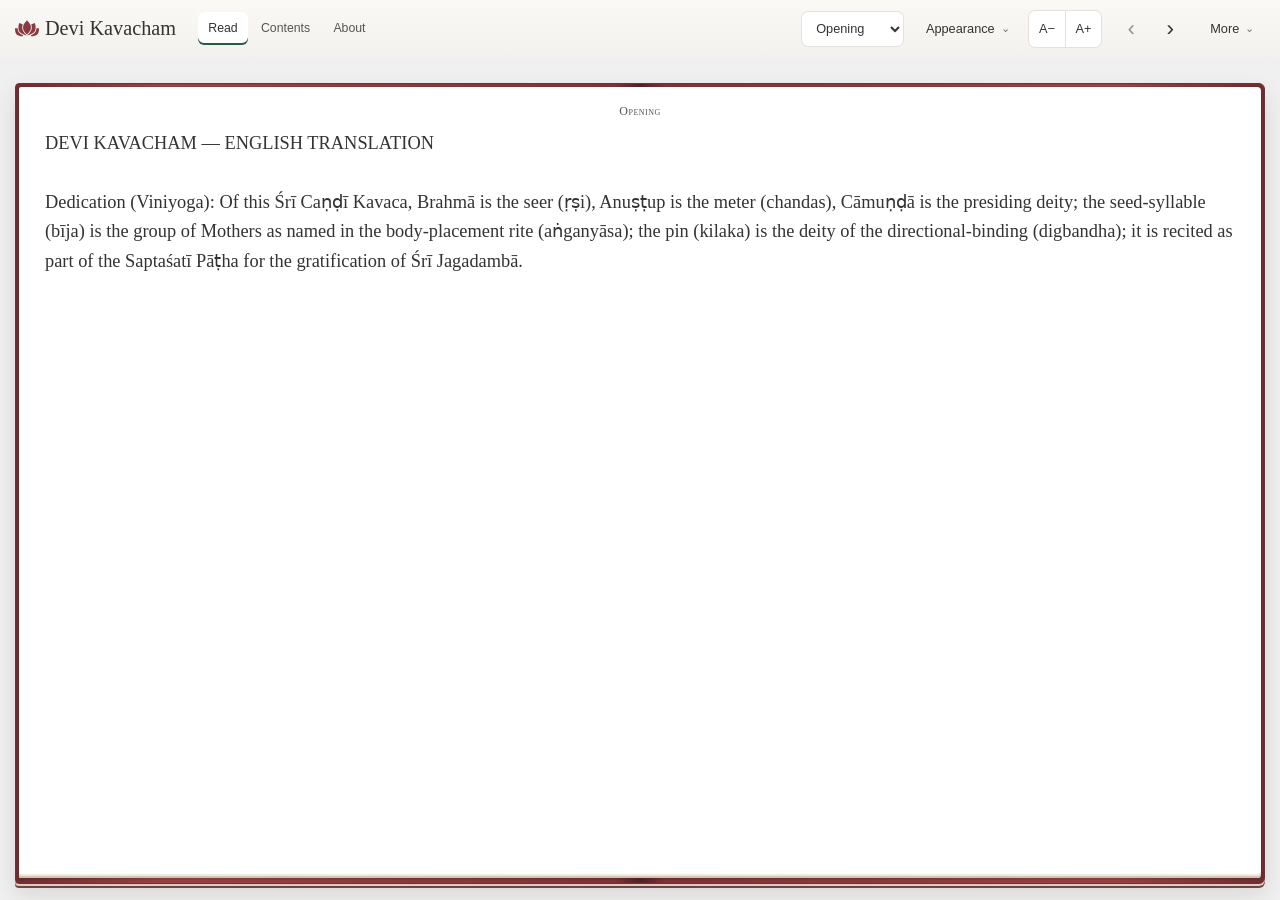
<file: index.html>
<!doctype html>
<html lang="en"><head><meta charset="utf-8"><meta name="viewport" content="width=device-width, initial-scale=1"><meta name="description" content="Read the complete Devi Kavacham English translation: 56 verses, a guide to the prayer, adjustable reading settings, and a free EPUB download."><title>Devi Kavacham English Translation · Read &amp; Download</title><link rel="canonical" href="https://archipelagoing.github.io/DeviKavachamEnglish/"><link rel="sitemap" type="application/xml" href="sitemap.xml"><link rel="icon" href="assets/lotus.svg" type="image/svg+xml"><link rel="stylesheet" href="assets/vendor/tufte.css?v=4ca43dfac572"><link rel="stylesheet" href="assets/reader.css?v=5ac738a147ad"><link rel="stylesheet" href="assets/appearance.css?v=d1ebddc5c44a"><script src="assets/site.js?v=e1f4e304bb2d" defer></script><script src="assets/reader.js?v=1710cb8a03ae" defer></script></head>
<body><a class="skip-link" href="#reading">Skip to text</a>
<header class="book-header">
<h1><img class="site-logo" src="assets/lotus.svg" alt="" width="26" height="26">Devi Kavacham</h1>
<nav class="site-tabs" aria-label="Explore Devi Kavacham"><a href="index.html" data-read data-resume aria-current="page">Read</a><a href="contents.html">Contents</a><a href="about.html">About</a></nav>
<div class="reader-controls" id="reader-controls" hidden>
<div class="page-controls"><label for="page-select">Go to verses</label><select id="page-select"><option value="0">Opening</option><option value="1">Verses 1–7</option><option value="2">Verses 8–14</option><option value="3">Verses 15–21</option><option value="4">Verses 22–28</option><option value="5">Verses 29–35</option><option value="6">Verses 36–42</option><option value="7">Verses 43–49</option><option value="8">Verses 50–56</option></select></div>
<div class="text-controls"><details id="appearance-settings" class="appearance-settings" hidden><summary>Appearance</summary><div class="appearance-panel"><fieldset><legend>Page color</legend><label><input type="radio" name="appearance" value="light"> Light</label><label><input type="radio" name="appearance" value="dark"> Dark</label><label><input type="radio" name="appearance" value="sepia"> Sepia</label></fieldset><fieldset><legend>Typeface</legend><label><input type="radio" name="typeface" value="serif" checked> Serif</label><label><input type="radio" name="typeface" value="sans"> Sans-serif</label></fieldset><label class="setting-row" for="reading-width">Reading width <select id="reading-width"><option value="narrow">Narrow</option><option value="normal" selected>Normal</option><option value="wide">Wide</option></select></label><label class="setting-row" for="line-spacing">Line spacing <select id="line-spacing"><option value="1.4">Compact</option><option value="1.6" selected>Normal</option><option value="1.8">Spacious</option></select></label><button type="button" id="reset-appearance">Reset appearance</button></div></details><div class="text-size-control" role="group" aria-label="Text size"><button type="button" id="smaller" aria-label="Decrease text size">A−</button><button type="button" id="larger" aria-label="Increase text size">A+</button></div></div>
<nav class="epub-controls" id="page-navigation" aria-label="Book navigation" hidden><button type="button" id="epub-previous" data-turn="-1" aria-label="Previous spread" title="Previous spread">‹</button><span id="book-position" aria-live="polite" aria-atomic="true">Opening</span><button type="button" id="epub-next" data-turn="1" aria-label="Next spread" title="Next spread">›</button></nav>
</div>
<details class="book-menu"><summary>More</summary><div class="book-menu-panel"><a href="reader-view.html" id="theme-comparison">Reader View version</a><a href="Devi-Kavacham.epub" download>Download EPUB</a><a href="Devi_Kavacham_English_Only.txt" download>Original text</a><button id="epub-toggle" type="button" hidden>Read EPUB</button></div></details>
</header>
<main id="reading"><p id="reading-notice" role="status" hidden></p>
<article id="html-reader"><section class="reading-page" id="page-0" aria-labelledby="heading-0"><h2 id="heading-0" tabindex="-1">Opening</h2><pre class="source-text">DEVI KAVACHAM — ENGLISH TRANSLATION

Dedication (Viniyoga): Of this Śrī Caṇḍī Kavaca, Brahmā is the seer (ṛṣi), Anuṣṭup is the meter (chandas), Cāmuṇḍā is the presiding deity; the seed-syllable (bīja) is the group of Mothers as named in the body-placement rite (aṅganyāsa); the pin (kilaka) is the deity of the directional-binding (digbandha); it is recited as part of the Saptaśatī Pāṭha for the gratification of Śrī Jagadambā.

</pre></section>
<section class="reading-page" id="page-1" aria-labelledby="heading-1"><h2 id="heading-1" tabindex="-1">Verses 1–7</h2><pre class="source-text"><span class="verse" id="verse-1" data-label="(v1)" data-tone="odd" aria-label="Verse 1"><span class="source-marker" aria-hidden="true">Verse 1
</span>Om. Salutations to Caṇḍikā. Mārkaṇḍeya said: O Grandfather (Brahmā), tell me that which is the supreme secret in this world — the giver of all protection to people — which has not been revealed to anyone.<span class="source-marker" aria-hidden="true"> (1)

</span></span><span class="verse" id="verse-2" data-label="(v2)" data-tone="even" aria-label="Verse 2"><span class="source-marker" aria-hidden="true">Verse 2
</span>Brahmā said: O wise one, O great sage, there is a most secret (teaching) that is beneficial to all beings — the holy Armor of the Goddess (Devī Kavaca). Listen to it.<span class="source-marker" aria-hidden="true"> (2)

</span></span><span class="verse" id="verse-3" data-label="(v3)" data-tone="odd" aria-label="Verse 3"><span class="source-marker" aria-hidden="true">Verse 3
</span>The first (Navadurgā) is Śailaputrī (Daughter of the Mountain); the second is Brahmacāriṇī (the Celibate Seeker); the third is called Candraghaṇṭā (the Moon-Belled); and the fourth is Kūṣmāṇḍā.<span class="source-marker" aria-hidden="true"> (3)

</span></span><span class="verse" id="verse-4" data-label="(v4)" data-tone="even" aria-label="Verse 4"><span class="source-marker" aria-hidden="true">Verse 4
</span>The fifth is Skandamātā (Mother of Skanda); the sixth is Kātyāyanī; the seventh is Kālarātrī (the Night of Time); and the eighth is Mahāgaurī (the Greatly Fair One).<span class="source-marker" aria-hidden="true"> (4)

</span></span><span class="verse" id="verse-5" data-label="(v5)" data-tone="odd" aria-label="Verse 5"><span class="source-marker" aria-hidden="true">Verse 5
</span>The ninth is Siddhidātrī (the Giver of Perfection). These are proclaimed the nine Durgās. These names have been declared by Brahmā himself, the great-souled one.<span class="source-marker" aria-hidden="true"> (5)

</span></span><span class="verse" id="verse-6" data-label="(v6)" data-tone="even" aria-label="Verse 6"><span class="source-marker" aria-hidden="true">Verse 6
</span>Those who are being burned by fire, those who have gone into the midst of enemies in battle, those in difficulty and in inaccessible places, those afflicted by fear who have taken refuge in her —<span class="source-marker" aria-hidden="true"> (6)

</span></span><span class="verse" id="verse-7" data-label="(v7)" data-tone="odd" aria-label="Verse 7"><span class="source-marker" aria-hidden="true">Verse 7
</span>— no misfortune whatsoever arises for them in the crisis of battle. I see no adversity, grief, sorrow or fear for them at all.<span class="source-marker" aria-hidden="true"> (7)

</span></span></pre></section>
<section class="reading-page" id="page-2" aria-labelledby="heading-2"><h2 id="heading-2" tabindex="-1">Verses 8–14</h2><pre class="source-text"><span class="verse" id="verse-8" data-label="(v8)" data-tone="even" aria-label="Verse 8"><span class="source-marker" aria-hidden="true">Verse 8
</span>Those who remember her with devotion — truly, growth arises for them. Those who remember you, O Goddess, you protect them without doubt.<span class="source-marker" aria-hidden="true"> (8)

</span></span><span class="verse" id="verse-9" data-label="(v9)" data-tone="odd" aria-label="Verse 9"><span class="source-marker" aria-hidden="true">Verse 9
</span>Cāmuṇḍā dwells among the dead (śava); Vārāhī is seated on a buffalo; Aindrī (Indrāṇī) is mounted on an elephant; Vaiṣṇavī is seated on Garuḍa.<span class="source-marker" aria-hidden="true"> (9)

</span></span><span class="verse" id="verse-10" data-label="(v10)" data-tone="even" aria-label="Verse 10"><span class="source-marker" aria-hidden="true">Verse 10
</span>Māheśvarī rides a bull; Kaumārī has a peacock as her vehicle; the Goddess Lakṣmī is lotus-seated, lotus-handed, the beloved of Hari.<span class="source-marker" aria-hidden="true"> (10)

</span></span><span class="verse" id="verse-11" data-label="(v11)" data-tone="odd" aria-label="Verse 11"><span class="source-marker" aria-hidden="true">Verse 11
</span>The white-formed Goddess Īśvarī has a bull as her vehicle; Brāhmī is mounted on a swan and adorned with all ornaments.<span class="source-marker" aria-hidden="true"> (11)

</span></span><span class="verse" id="verse-12" data-label="(v12)" data-tone="even" aria-label="Verse 12"><span class="source-marker" aria-hidden="true">Verse 12
</span>Thus all these Mothers, endowed with all powers, splendidly adorned with various ornaments and embellished with various jewels —<span class="source-marker" aria-hidden="true"> (12)

</span></span><span class="verse" id="verse-13" data-label="(v13)" data-tone="odd" aria-label="Verse 13"><span class="source-marker" aria-hidden="true">Verse 13
</span>— are seen mounted on chariots, the goddesses filled with righteous wrath, bearing conch, discus, mace, spear, plough and club-weapon —<span class="source-marker" aria-hidden="true"> (13)

</span></span><span class="verse" id="verse-14" data-label="(v14)" data-tone="even" aria-label="Verse 14"><span class="source-marker" aria-hidden="true">Verse 14
</span>— shield, javelin, axe, noose, lance, trident, and the excellent Śārṅga bow —<span class="source-marker" aria-hidden="true"> (14)

</span></span></pre></section>
<section class="reading-page" id="page-3" aria-labelledby="heading-3"><h2 id="heading-3" tabindex="-1">Verses 15–21</h2><pre class="source-text"><span class="verse" id="verse-15" data-label="(v15)" data-tone="odd" aria-label="Verse 15"><span class="source-marker" aria-hidden="true">Verse 15
</span>— bearing these weapons for the destruction of the bodies of demons, for granting fearlessness to devotees, and indeed for the welfare of the gods.<span class="source-marker" aria-hidden="true"> (15)

</span></span><span class="verse" id="verse-16" data-label="(v16)" data-tone="even" aria-label="Verse 16"><span class="source-marker" aria-hidden="true">Verse 16
</span>Salutations to you, O greatly fierce one, of terrifying and formidable prowess, of great strength, of great enthusiasm — O destroyer of great fear!<span class="source-marker" aria-hidden="true"> (16)

</span></span><span class="verse" id="verse-17" data-label="(v17)" data-tone="odd" aria-label="Verse 17"><span class="source-marker" aria-hidden="true">Verse 17
</span>Protect me, O Goddess, hard to behold, O increaser of terror among enemies. May Aindrī protect me in the East; the fire-deity (Agni-devatā) in the Southeast.<span class="source-marker" aria-hidden="true"> (17)

</span></span><span class="verse" id="verse-18" data-label="(v18)" data-tone="even" aria-label="Verse 18"><span class="source-marker" aria-hidden="true">Verse 18
</span>May Vārāhī protect in the South; the sword-bearer (Khaḍgadhāriṇī) in the Southwest; may Vāruṇī protect in the West; the deer-vehicle goddess (Mṛgavāhinī) in the Northwest.<span class="source-marker" aria-hidden="true"> (18)

</span></span><span class="verse" id="verse-19" data-label="(v19)" data-tone="odd" aria-label="Verse 19"><span class="source-marker" aria-hidden="true">Verse 19
</span>May Kaumārī protect in the North; the trident-bearer (Śūladhāriṇī) in the Northeast; may Brāhmaṇī protect me above; and Vaiṣṇavī below.<span class="source-marker" aria-hidden="true"> (19)

</span></span><span class="verse" id="verse-20" data-label="(v20)" data-tone="even" aria-label="Verse 20"><span class="source-marker" aria-hidden="true">Verse 20
</span>Thus may Cāmuṇḍā, riding a corpse, protect all ten directions. May Jayā protect me in front; may Vijayā protect from behind.<span class="source-marker" aria-hidden="true"> (20)

</span></span><span class="verse" id="verse-21" data-label="(v21)" data-tone="odd" aria-label="Verse 21"><span class="source-marker" aria-hidden="true">Verse 21
</span>May Ajitā (the Unconquered) protect on the left side; Aparājitā (the Unconquerable) on the right. May Udyotinī (the Shining One) protect the crown-lock; Umā stands established at the crown of the head.<span class="source-marker" aria-hidden="true"> (21)

</span></span></pre></section>
<section class="reading-page" id="page-4" aria-labelledby="heading-4"><h2 id="heading-4" tabindex="-1">Verses 22–28</h2><pre class="source-text"><span class="verse" id="verse-22" data-label="(v22)" data-tone="even" aria-label="Verse 22"><span class="source-marker" aria-hidden="true">Verse 22
</span>May Māladhārī (the Garland-Wearer) protect the forehead; Yaśasvinī (the Glorious One) the eyebrows; Trinetrā (the Three-Eyed) the space between the eyebrows; and Yamaghaṇṭā (Bell of Yama) the nose.<span class="source-marker" aria-hidden="true"> (22)

</span></span><span class="verse" id="verse-23" data-label="(v23)" data-tone="odd" aria-label="Verse 23"><span class="source-marker" aria-hidden="true">Verse 23
</span>Śaṅkhinī (the Conch-Goddess) in the space between the eyes; Dvāravāsinī (the Gate-Dweller) at the ears; Kālikā (Kālī) the cheeks; and Śāṅkarī at the roots of the ears.<span class="source-marker" aria-hidden="true"> (23)

</span></span><span class="verse" id="verse-24" data-label="(v24)" data-tone="even" aria-label="Verse 24"><span class="source-marker" aria-hidden="true">Verse 24
</span>Sugandhā (the Fragrant One) in the nostrils; Carcikā on the upper lip; Amṛtakalā (the Portion of Nectar) on the lower lip; and Sarasvatī on the tongue.<span class="source-marker" aria-hidden="true"> (24)

</span></span><span class="verse" id="verse-25" data-label="(v25)" data-tone="odd" aria-label="Verse 25"><span class="source-marker" aria-hidden="true">Verse 25
</span>May Kaumārī protect the teeth; Caṇḍikā the throat region; Citraghaṇṭā the uvula (ghaṇṭikā); and Mahāmāyā the palate.<span class="source-marker" aria-hidden="true"> (25)

</span></span><span class="verse" id="verse-26" data-label="(v26)" data-tone="even" aria-label="Verse 26"><span class="source-marker" aria-hidden="true">Verse 26
</span>May Kāmākṣī protect the chin; Sarvamaṅgalā my speech; Bhadrakālī the neck; and the bow-bearer (Dhanurdharī) the spine.<span class="source-marker" aria-hidden="true"> (26)

</span></span><span class="verse" id="verse-27" data-label="(v27)" data-tone="odd" aria-label="Verse 27"><span class="source-marker" aria-hidden="true">Verse 27
</span>Nīlagrīvā (the Blue-Throated) outside the throat; Nalakūbarī the windpipe; may the sword-bearer (Khaḍginī) protect the shoulders; and the thunderbolt-bearer (Vajradhāriṇī) my arms.<span class="source-marker" aria-hidden="true"> (27)

</span></span><span class="verse" id="verse-28" data-label="(v28)" data-tone="even" aria-label="Verse 28"><span class="source-marker" aria-hidden="true">Verse 28
</span>Daṇḍinī (the Staff-Bearer) the hands; Ambikā the fingers; Śūleśvarī (the Spear-Queen) the nails; Kuleśvarī (the Clan-Queen) the belly.<span class="source-marker" aria-hidden="true"> (28)

</span></span></pre></section>
<section class="reading-page" id="page-5" aria-labelledby="heading-5"><h2 id="heading-5" tabindex="-1">Verses 29–35</h2><pre class="source-text"><span class="verse" id="verse-29" data-label="(v29)" data-tone="odd" aria-label="Verse 29"><span class="source-marker" aria-hidden="true">Verse 29
</span>May Mahādevī, the destroyer of mental sorrow, protect the breasts; Lalitā Devī the heart; and the trident-bearer (Śūladhāriṇī) the abdomen.<span class="source-marker" aria-hidden="true"> (29)

</span></span><span class="verse" id="verse-30" data-label="(v30)" data-tone="even" aria-label="Verse 30"><span class="source-marker" aria-hidden="true">Verse 30
</span>May Kāminī (the Passionate One) protect the navel; Guhyeśvarī (the Mistress of Secrets) the private parts; Pūtanā and Kāmikā the generative organ; and Mahiṣavāhinī (the Buffalo-Rider) the anus.<span class="source-marker" aria-hidden="true"> (30)

</span></span><span class="verse" id="verse-31" data-label="(v31)" data-tone="odd" aria-label="Verse 31"><span class="source-marker" aria-hidden="true">Verse 31
</span>May Bhagavatī protect the waist; Vindhyavāsinī (the Dweller of the Vindhyas) the knees; and Mahābalā (the Greatly Powerful), the fulfiller of all desires, the shanks.<span class="source-marker" aria-hidden="true"> (31)

</span></span><span class="verse" id="verse-32" data-label="(v32)" data-tone="even" aria-label="Verse 32"><span class="source-marker" aria-hidden="true">Verse 32
</span>Nārasiṃhī (the Lioness-Goddess) at the ankles; Taijasī on the top of the feet; Śrī in the toes; and the Under-Sole Dweller (Pādādhastala-vāsinī) below the feet.<span class="source-marker" aria-hidden="true"> (32)

</span></span><span class="verse" id="verse-33" data-label="(v33)" data-tone="odd" aria-label="Verse 33"><span class="source-marker" aria-hidden="true">Verse 33
</span>Daṃṣṭrākarālī (Terrible-Fanged) the nails; Ūrdhvakeśinī (the Upward-Haired) the hair; Kauberī (the goddess of Kubera) in the hair pores; and Vāgīśvarī (the Goddess of Speech) the skin.<span class="source-marker" aria-hidden="true"> (33)

</span></span><span class="verse" id="verse-34" data-label="(v34)" data-tone="even" aria-label="Verse 34"><span class="source-marker" aria-hidden="true">Verse 34
</span>Pārvatī (protects) the blood, marrow, fat, flesh, bones and bodily fat; Kālarātrī the intestines; and Mukuṭeśvarī (the Crown-Queen) the bile.<span class="source-marker" aria-hidden="true"> (34)

</span></span><span class="verse" id="verse-35" data-label="(v35)" data-tone="odd" aria-label="Verse 35"><span class="source-marker" aria-hidden="true">Verse 35
</span>Padmāvatī in the lung-lotus; Cūḍāmaṇi in phlegm; Jvālāmukhī (the Flame-Faced) the nail-fires; and the Impenetrable One (Abhedyā) in all joints.<span class="source-marker" aria-hidden="true"> (35)

</span></span></pre></section>
<section class="reading-page" id="page-6" aria-labelledby="heading-6"><h2 id="heading-6" tabindex="-1">Verses 36–42</h2><pre class="source-text"><span class="verse" id="verse-36" data-label="(v36)" data-tone="even" aria-label="Verse 36"><span class="source-marker" aria-hidden="true">Verse 36
</span>May Brāhmaṇī protect my vital essence (śukra); Chatreśvarī (the Parasol-Queen) my shadow; and Dharmadhāriṇī (the Upholder of Dharma) my ego, mind and intellect.<span class="source-marker" aria-hidden="true"> (36)

</span></span><span class="verse" id="verse-37" data-label="(v37)" data-tone="odd" aria-label="Verse 37"><span class="source-marker" aria-hidden="true">Verse 37
</span>May Vajrahastā (the Thunderbolt-Handed) and the auspicious, beautiful Kalyāṇaśobhanā protect my prāṇa (in-breath), apāna (out-breath), vyāna (circulatory breath), udāna (ascending breath) and samāna (equalizing breath).<span class="source-marker" aria-hidden="true"> (37)

</span></span><span class="verse" id="verse-38" data-label="(v38)" data-tone="even" aria-label="Verse 38"><span class="source-marker" aria-hidden="true">Verse 38
</span>May Yoginī protect (my faculties of) taste, form, smell, sound and touch; and may Nārāyaṇī always protect sattva, rajas and tamas (the three guṇas).<span class="source-marker" aria-hidden="true"> (38)

</span></span><span class="verse" id="verse-39" data-label="(v39)" data-tone="odd" aria-label="Verse 39"><span class="source-marker" aria-hidden="true">Verse 39
</span>May Vārāhī protect my longevity; Vaiṣṇavī my dharma (righteousness); and Cakriṇī (the Disc-Bearer) my fame, glory, fortune (Lakṣmī), wealth and knowledge.<span class="source-marker" aria-hidden="true"> (39)

</span></span><span class="verse" id="verse-40" data-label="(v40)" data-tone="even" aria-label="Verse 40"><span class="source-marker" aria-hidden="true">Verse 40
</span>May Indrāṇī protect my lineage; O Caṇḍikā, protect my cattle; may Mahālakṣmī protect my sons; and may Bhairavī protect my wife.<span class="source-marker" aria-hidden="true"> (40)

</span></span><span class="verse" id="verse-41" data-label="(v41)" data-tone="odd" aria-label="Verse 41"><span class="source-marker" aria-hidden="true">Verse 41
</span>May Supathā (the Good-Path Goddess) protect the path; Kṣemakarī (the Safety-Giver) the road; Mahālakṣmī Vijayā (the Victorious Great Lakṣmī) at the royal gate, standing everywhere.<span class="source-marker" aria-hidden="true"> (41)

</span></span><span class="verse" id="verse-42" data-label="(v42)" data-tone="even" aria-label="Verse 42"><span class="source-marker" aria-hidden="true">Verse 42
</span>Whatever place is left unprotected and unguarded by this armor — O Goddess Jayantī (the Victorious), destroyer of sins, protect all of that for me as well.<span class="source-marker" aria-hidden="true"> (42)

</span></span></pre></section>
<section class="reading-page" id="page-7" aria-labelledby="heading-7"><h2 id="heading-7" tabindex="-1">Verses 43–49</h2><pre class="source-text"><span class="verse" id="verse-43" data-label="(v43)" data-tone="odd" aria-label="Verse 43"><span class="source-marker" aria-hidden="true">Verse 43
</span>One who desires his own good should not take a single step without (this protection). Covered with this armor always, wherever one goes —<span class="source-marker" aria-hidden="true"> (43)

</span></span><span class="verse" id="verse-44" data-label="(v44)" data-tone="even" aria-label="Verse 44"><span class="source-marker" aria-hidden="true">Verse 44
</span>— there and everywhere he gains wealth and victory fulfilling all desires. Whatever desire he contemplates, that he surely obtains. A person on earth will attain incomparable supreme sovereignty.<span class="source-marker" aria-hidden="true"> (44)

</span></span><span class="verse" id="verse-45" data-label="(v45)" data-tone="odd" aria-label="Verse 45"><span class="source-marker" aria-hidden="true">Verse 45
</span>A mortal covered with this armor becomes fearless, undefeated in battles, and is revered in all three worlds.<span class="source-marker" aria-hidden="true"> (45)

</span></span><span class="verse" id="verse-46" data-label="(v46)" data-tone="even" aria-label="Verse 46"><span class="source-marker" aria-hidden="true">Verse 46
</span>This armor of the Goddess is difficult to obtain even for the gods. One who recites it with devotion daily at the three junctions of the day (dawn, noon and dusk), endowed with faith —<span class="source-marker" aria-hidden="true"> (46)

</span></span><span class="verse" id="verse-47" data-label="(v47)" data-tone="odd" aria-label="Verse 47"><span class="source-marker" aria-hidden="true">Verse 47
</span>— divine power (daivī kalā) becomes his; he is undefeated in the three worlds; he lives a full hundred years, free from untimely death.<span class="source-marker" aria-hidden="true"> (47)

</span></span><span class="verse" id="verse-48" data-label="(v48)" data-tone="even" aria-label="Verse 48"><span class="source-marker" aria-hidden="true">Verse 48
</span>All diseases — insect bites, eruptions and so forth — are destroyed; all poisons — stationary, mobile, and artificially prepared —<span class="source-marker" aria-hidden="true"> (48)

</span></span><span class="verse" id="verse-49" data-label="(v49)" data-tone="odd" aria-label="Verse 49"><span class="source-marker" aria-hidden="true">Verse 49
</span>— all sorceries, all spells and devices on the earth, beings of the earth, beings of the sky, water-born creatures and harmful instructors —<span class="source-marker" aria-hidden="true"> (49)

</span></span></pre></section>
<section class="reading-page" id="page-8" aria-labelledby="heading-8"><h2 id="heading-8" tabindex="-1">Verses 50–56</h2><pre class="source-text"><span class="verse" id="verse-50" data-label="(v50)" data-tone="even" aria-label="Verse 50"><span class="source-marker" aria-hidden="true">Verse 50
</span>— the innate spirits (Sahajā), the clan-born (Kulajā), Ḍākinīs, Śākinīs and the like; the sky-walkers, the terrifying Ḍākinīs of great strength —<span class="source-marker" aria-hidden="true"> (50)

</span></span><span class="verse" id="verse-51" data-label="(v51)" data-tone="odd" aria-label="Verse 51"><span class="source-marker" aria-hidden="true">Verse 51
</span>— malefic planets, spirits, ghosts, Yakṣas, Gandharvas, Rākṣasas, Brahma-rākṣasas, Vetālas, Kuṣmāṇḍas, Bhairavas and others —<span class="source-marker" aria-hidden="true"> (51)

</span></span><span class="verse" id="verse-52" data-label="(v52)" data-tone="even" aria-label="Verse 52"><span class="source-marker" aria-hidden="true">Verse 52
</span>— all these perish at the mere sight of the one in whose heart this armor is established. Honor and elevation come to the king; it is supremely conducive to the increase of splendor.<span class="source-marker" aria-hidden="true"> (52)

</span></span><span class="verse" id="verse-53" data-label="(v53)" data-tone="odd" aria-label="Verse 53"><span class="source-marker" aria-hidden="true">Verse 53
</span>He grows in fame too, adorning the earth with glory. One should first don this armor and then recite the Caṇḍī Saptaśatī.<span class="source-marker" aria-hidden="true"> (53)

</span></span><span class="verse" id="verse-54" data-label="(v54)" data-tone="even" aria-label="Verse 54"><span class="source-marker" aria-hidden="true">Verse 54
</span>As long as the earth bears its mountains, forests and groves, so long will his lineage of sons and grandsons remain on earth.<span class="source-marker" aria-hidden="true"> (54)

</span></span><span class="verse" id="verse-55" data-label="(v55)" data-tone="odd" aria-label="Verse 55"><span class="source-marker" aria-hidden="true">Verse 55
</span>At the end of bodily life, by the grace of Mahāmāyā, a person eternally attains the supreme abode which is difficult to reach even for the gods.<span class="source-marker" aria-hidden="true"> (55)

</span></span><span class="verse" id="verse-56" data-label="(v56)" data-tone="even" aria-label="Verse 56"><span class="source-marker" aria-hidden="true">Verse 56
</span>He obtains the supreme form and rejoices together with Śiva. Om.<span class="source-marker" aria-hidden="true"> (56)

</span></span></pre></section></article>
<section id="epub-reader" hidden aria-label="EPUB reader"><p id="epub-help" class="reader-help"></p><div id="epub-area" tabindex="0" role="region" aria-label="Book pages" aria-describedby="epub-help"></div><p id="epub-status" role="status" aria-live="polite"></p></section></main>
<footer><p>56 verses · Eight reading pages</p><p>This edition preserves the supplied text.</p><p>Source reference: <a href="https://stotranidhi.com/en/durga-saptasati-devi-kavacham-in-english/">Stotra Nidhi — Devi Kavacham</a>.</p></footer></body></html>
</file>
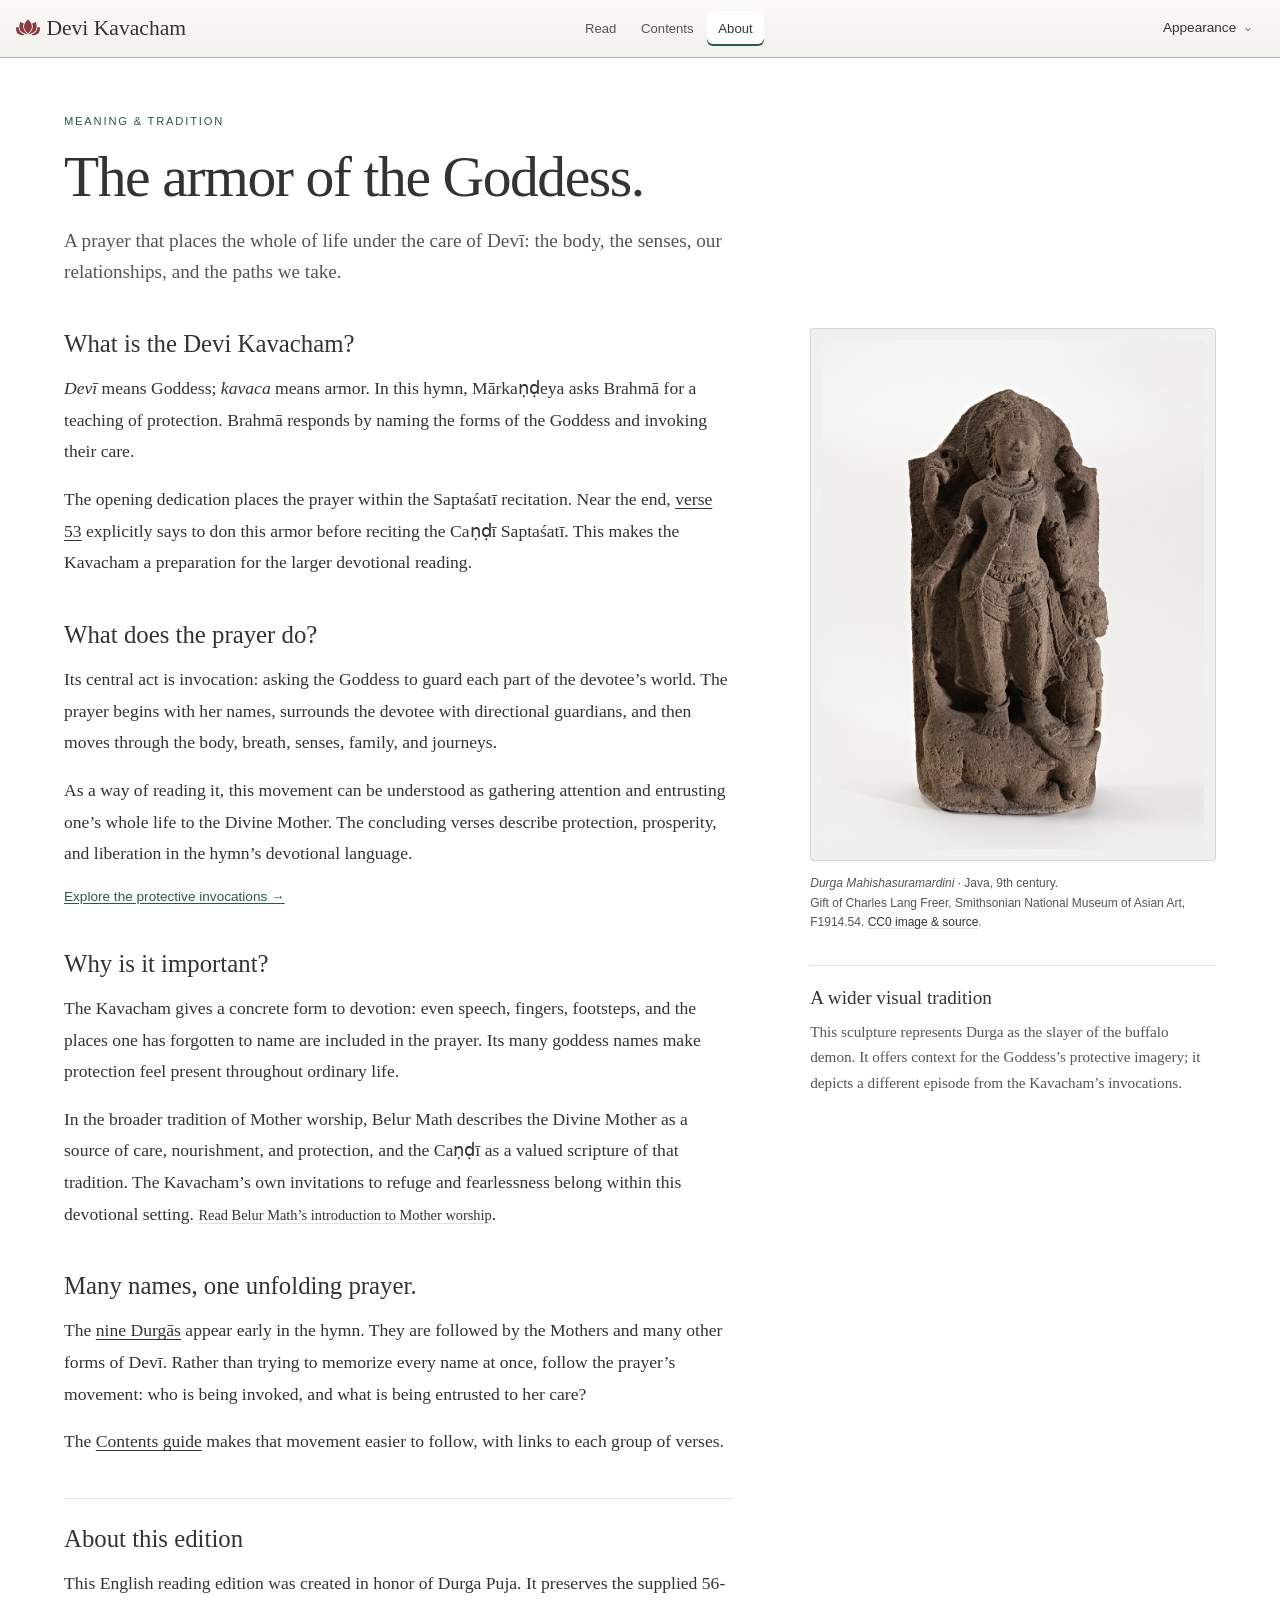
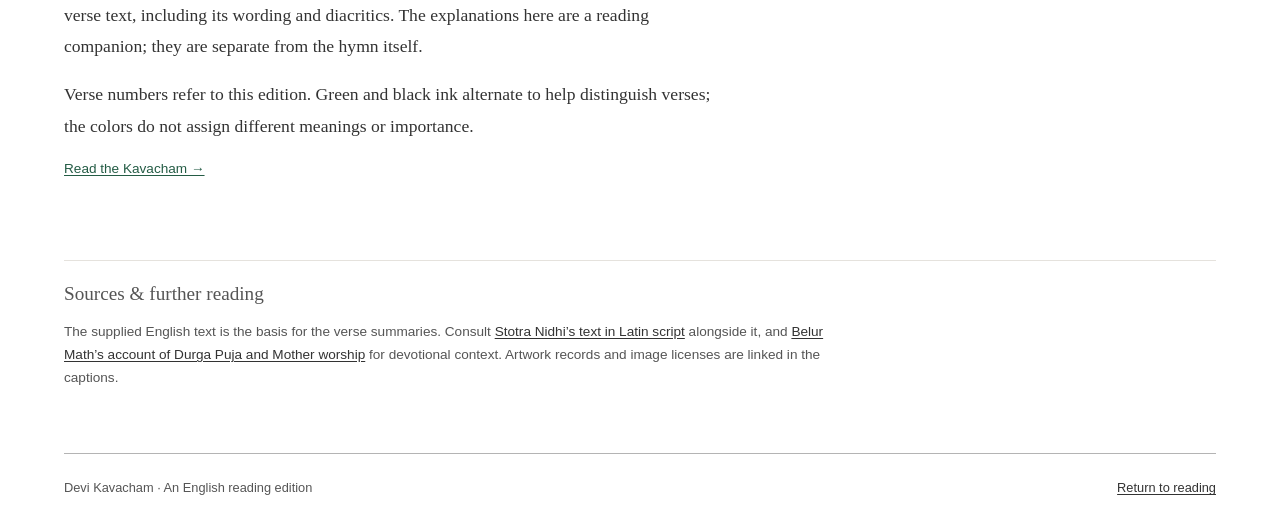
<file: about.html>
<!doctype html>
<html lang="en" data-edition="reader-view" data-appearance="sepia" data-font="serif"><head><meta charset="utf-8"><meta name="viewport" content="width=device-width, initial-scale=1"><meta name="description" content="Learn about the meaning, protective prayer, and devotional context of the Devi Kavacham."><title>About · Devi Kavacham</title><link rel="canonical" href="https://archipelagoing.github.io/DeviKavachamEnglish/about.html"><link rel="sitemap" type="application/xml" href="sitemap.xml"><link rel="icon" href="assets/lotus.svg" type="image/svg+xml"><link rel="stylesheet" href="assets/reader.css?v=5ac738a147ad"><link rel="stylesheet" href="assets/appearance.css?v=d1ebddc5c44a"><link rel="stylesheet" href="assets/reader-view.css?v=2eba9b2d8129"><link rel="stylesheet" href="assets/guide.css?v=bd3f039f8889"><script src="assets/site.js?v=e1f4e304bb2d" defer></script></head>
<body class="guide-page"><a class="skip-link" href="#guide">Skip to content</a><header class="book-header"><a class="site-title" data-read data-resume href="index.html"><img class="site-logo" src="assets/lotus.svg" alt="" width="24" height="24">Devi Kavacham</a><nav class="site-tabs" aria-label="Explore Devi Kavacham"><a href="index.html" data-read data-resume>Read</a><a href="contents.html">Contents</a><a href="about.html" aria-current="page">About</a></nav><details id="appearance-settings" class="appearance-settings" hidden><summary>Appearance</summary><div class="appearance-panel"><fieldset><legend>Page color</legend><label><input type="radio" name="appearance" value="light"> Light</label><label><input type="radio" name="appearance" value="dark"> Dark</label><label><input type="radio" name="appearance" value="sepia"> Sepia</label></fieldset></div></details></header><main id="guide" class="guide-main"><div class="guide-heading"><p class="eyebrow">Meaning &amp; tradition</p><h1>The armor of the Goddess.</h1><p class="guide-intro">A prayer that places the whole of life under the care of Devī: the body, the senses, our relationships, and the paths we take.</p></div>
<div class="about-layout"><article class="about-copy">
<section><h2>What is the Devi Kavacham?</h2><p><em>Devī</em> means Goddess; <em>kavaca</em> means armor. In this hymn, Mārkaṇḍeya asks Brahmā for a teaching of protection. Brahmā responds by naming the forms of the Goddess and invoking their care.</p><p>The opening dedication places the prayer within the Saptaśatī recitation. Near the end, <a data-read href="index.html#verse-53">verse 53</a> explicitly says to don this armor before reciting the Caṇḍī Saptaśatī. This makes the Kavacham a preparation for the larger devotional reading.</p></section>
<section><h2>What does the prayer do?</h2><p>Its central act is invocation: asking the Goddess to guard each part of the devotee’s world. The prayer begins with her names, surrounds the devotee with directional guardians, and then moves through the body, breath, senses, family, and journeys.</p><p>As a way of reading it, this movement can be understood as gathering attention and entrusting one’s whole life to the Divine Mother. The concluding verses describe protection, prosperity, and liberation in the hymn’s devotional language.</p><a class="text-link" data-read href="index.html#verse-17">Explore the protective invocations →</a></section>
<section><h2>Why is it important?</h2><p>The Kavacham gives a concrete form to devotion: even speech, fingers, footsteps, and the places one has forgotten to name are included in the prayer. Its many goddess names make protection feel present throughout ordinary life.</p><p>In the broader tradition of Mother worship, Belur Math describes the Divine Mother as a source of care, nourishment, and protection, and the Caṇḍī as a valued scripture of that tradition. The Kavacham’s own invitations to refuge and fearlessness belong within this devotional setting. <a class="source-link" href="https://belurmath.org/durga-puja-at-belur-math/">Read Belur Math’s introduction to Mother worship</a>.</p></section>
<section><h2>Many names, one unfolding prayer.</h2><p>The <a data-read href="index.html#verse-3">nine Durgās</a> appear early in the hymn. They are followed by the Mothers and many other forms of Devī. Rather than trying to memorize every name at once, follow the prayer’s movement: who is being invoked, and what is being entrusted to her care?</p><p>The <a href="contents.html">Contents guide</a> makes that movement easier to follow, with links to each group of verses.</p></section>
<section class="edition-note"><h2>About this edition</h2><p>This English reading edition was created in honor of Durga Puja. It preserves the supplied 56-verse text, including its wording and diacritics. The explanations here are a reading companion; they are separate from the hymn itself.</p><p>Verse numbers refer to this edition. Green and black ink alternate to help distinguish verses; the colors do not assign different meanings or importance.</p><a data-read data-resume class="text-link" href="index.html">Read the Kavacham →</a></section>
</article><aside class="about-art"><figure class="artwork"><a href="https://asia.si.edu/object/F1914.54/"><img src="assets/durga-java.jpg" alt="Stone sculpture of multi-armed Durga standing above a buffalo, from ninth-century Java." width="960" height="1280"></a><figcaption><em>Durga Mahishasuramardini</em> · Java, 9th century.<br>Gift of Charles Lang Freer, Smithsonian National Museum of Asian Art, F1914.54. <a href="https://commons.wikimedia.org/wiki/File:Durga_Mahishasuramardini_(%E2%80%9CSlayer_of_the_Buffalo_Demon%E2%80%9D).jpg">CC0 image &amp; source</a>.</figcaption></figure><div class="aside-note"><h2>A wider visual tradition</h2><p>This sculpture represents Durga as the slayer of the buffalo demon. It offers context for the Goddess’s protective imagery; it depicts a different episode from the Kavacham’s invocations.</p></div></aside></div>
<div class="guide-source"><h2>Sources &amp; further reading</h2><p>The supplied English text is the basis for the verse summaries. Consult <a href="https://stotranidhi.com/en/durga-saptasati-devi-kavacham-in-english/">Stotra Nidhi’s text in Latin script</a> alongside it, and <a href="https://belurmath.org/durga-puja-at-belur-math/">Belur Math’s account of Durga Puja and Mother worship</a> for devotional context. Artwork records and image licenses are linked in the captions.</p></div>
</main><footer class="guide-footer"><p>Devi Kavacham · An English reading edition</p><a data-read data-resume href="index.html">Return to reading</a></footer></body></html>
</file>
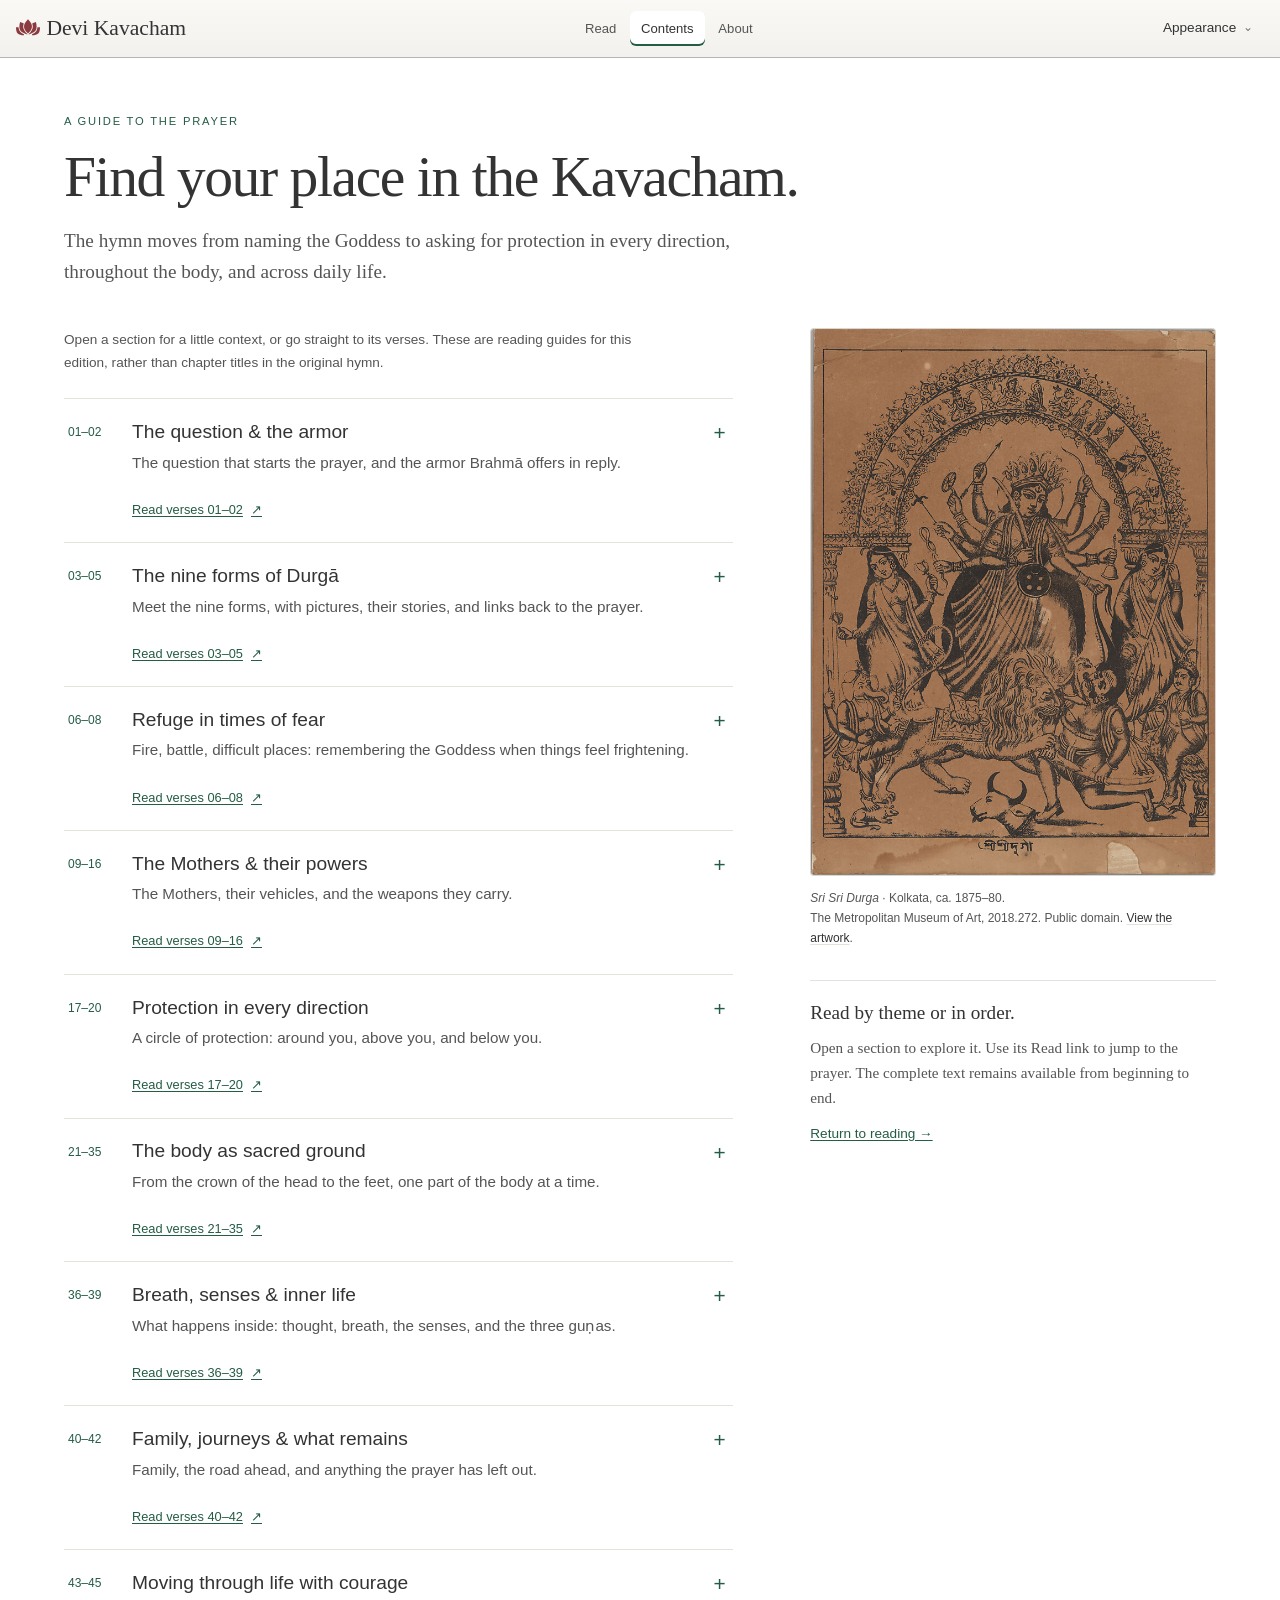
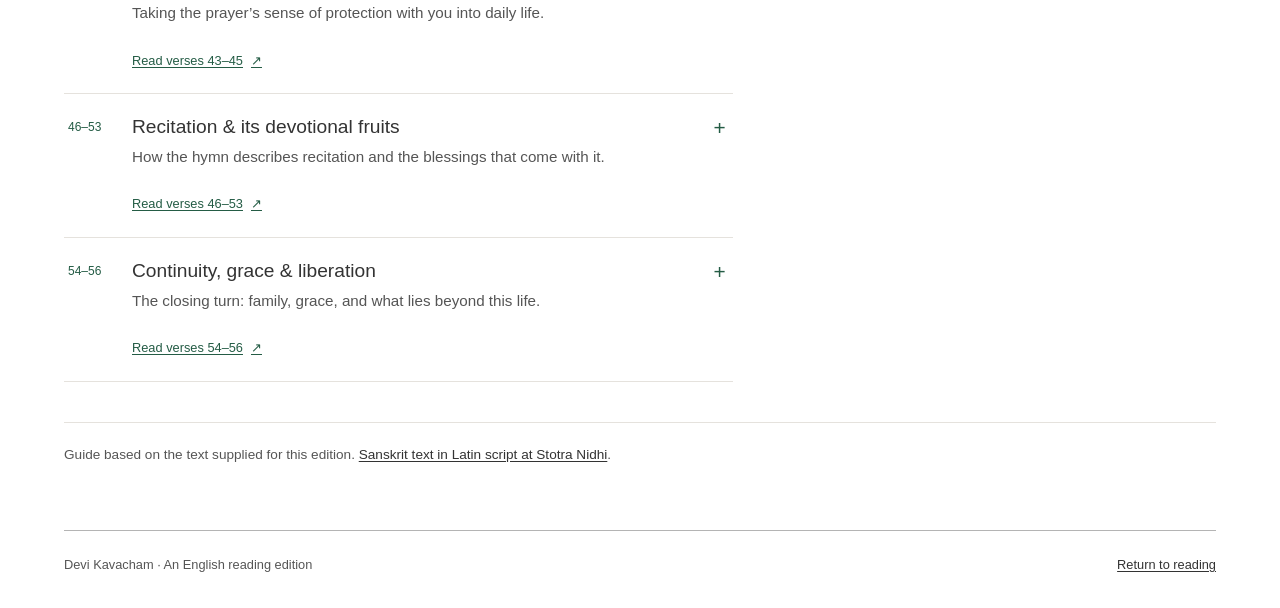
<file: contents.html>
<!doctype html>
<html lang="en" data-edition="reader-view" data-appearance="sepia" data-font="serif"><head><meta charset="utf-8"><meta name="viewport" content="width=device-width, initial-scale=1"><meta name="description" content="Explore the Devi Kavacham by theme, with direct links to its 56 verses."><title>Contents · Devi Kavacham</title><link rel="canonical" href="https://archipelagoing.github.io/DeviKavachamEnglish/contents.html"><link rel="sitemap" type="application/xml" href="sitemap.xml"><link rel="icon" href="assets/lotus.svg" type="image/svg+xml"><link rel="stylesheet" href="assets/reader.css?v=5ac738a147ad"><link rel="stylesheet" href="assets/appearance.css?v=d1ebddc5c44a"><link rel="stylesheet" href="assets/reader-view.css?v=2eba9b2d8129"><link rel="stylesheet" href="assets/guide.css?v=bd3f039f8889"><script src="assets/site.js?v=e1f4e304bb2d" defer></script></head>
<body class="guide-page"><a class="skip-link" href="#guide">Skip to content</a><header class="book-header"><a class="site-title" data-read data-resume href="index.html"><img class="site-logo" src="assets/lotus.svg" alt="" width="24" height="24">Devi Kavacham</a><nav class="site-tabs" aria-label="Explore Devi Kavacham"><a href="index.html" data-read data-resume>Read</a><a href="contents.html" aria-current="page">Contents</a><a href="about.html">About</a></nav><details id="appearance-settings" class="appearance-settings" hidden><summary>Appearance</summary><div class="appearance-panel"><fieldset><legend>Page color</legend><label><input type="radio" name="appearance" value="light"> Light</label><label><input type="radio" name="appearance" value="dark"> Dark</label><label><input type="radio" name="appearance" value="sepia"> Sepia</label></fieldset></div></details></header><main id="guide" class="guide-main"><div class="guide-heading"><p class="eyebrow">A guide to the prayer</p><h1>Find your place in the Kavacham.</h1><p class="guide-intro">The hymn moves from naming the Goddess to asking for protection in every direction, throughout the body, and across daily life.</p></div>
<div class="contents-layout">
<div><p class="guide-note">Open a section for a little context, or go straight to its verses. These are reading guides for this edition, rather than chapter titles in the original hymn.</p>
<ol class="contents-list">
<li class="theme-row"><details class="theme-detail" id="theme-question">
<summary><span class="verse-range">01–02</span><span class="theme-heading"><span class="theme-title" role="heading" aria-level="2">The question &amp; the armor</span><span class="theme-teaser">The question that starts the prayer, and the armor Brahmā offers in reply.</span></span><span class="theme-indicator" aria-hidden="true">+</span></summary>
<div class="theme-explanation"><p>The prayer opens with a question: what can protect a person through life? Brahmā answers with the Kavacham, the armor of the Goddess. Start here if you want to understand why the rest of the hymn keeps returning to protection.</p></div>
</details><a class="theme-jump" data-read href="index.html#verse-1">Read verses 01–02 <span aria-hidden="true">↗</span></a></li>
<li class="theme-row"><details class="theme-detail" id="theme-navadurga">
<summary><span class="verse-range">03–05</span><span class="theme-heading"><span class="theme-title" role="heading" aria-level="2">The nine forms of Durgā</span><span class="theme-teaser">Meet the nine forms, with pictures, their stories, and links back to the prayer.</span></span><span class="theme-indicator" aria-hidden="true">+</span></summary>
<div class="theme-explanation"><p>There are a lot of names in this prayer. These nine are a good place to start. The Kavacham names them in order; the stories below give a little context to each one. They come from the traditions around the Goddess, rather than from these three verses alone.</p><p class="theme-context">Different traditions tell these stories in different ways. The linked Wikipedia articles are a starting point for reading further. These pictures show particular depictions, not the only way each form is represented.</p>
<div class="navadurga-cards"><article class="deity-card" id="shailaputri" aria-labelledby="name-shailaputri">
<header class="deity-heading"><p class="deity-number">01 / 09</p><h3 id="name-shailaputri">Śailaputrī</h3><p class="deity-meaning">Daughter of the mountain</p></header>
<figure><img src="assets/navadurga/shailaputri.jpg" alt="Śailaputrī seated on a bull, holding a trident and lotus, in a Kolkata Durga Puja sculpture." width="500" height="747" loading="lazy" decoding="async"><figcaption><a href="https://commons.wikimedia.org/wiki/File:Shailaputri_Sanghasri_2010_Arnab_Dutta.JPG">Devi Shailaputri, Sanghasri, Kalighat, Kolkata, 2010.</a> Jonoikobangali · <a href="https://creativecommons.org/licenses/by-sa/3.0">CC BY-SA 3.0</a>.</figcaption></figure>
<div class="deity-copy"><p>This is Pārvatī as the daughter of Himavat, the mountain king. Her story follows Satī’s death and rebirth as Pārvatī, who returns to Śiva. She comes first in the nine forms. Look for the bull, the trident, and the lotus in her picture.</p><nav class="deity-links" aria-label="More about Śailaputrī"><a data-read href="index.html#verse-3">Read verse 3 <span aria-hidden="true">↗</span></a><a href="https://en.wikipedia.org/wiki/Shailaputri">Read on Wikipedia <span aria-hidden="true">↗</span></a></nav></div>
</article>
<article class="deity-card" id="brahmacharini" aria-labelledby="name-brahmacharini">
<header class="deity-heading"><p class="deity-number">02 / 09</p><h3 id="name-brahmacharini">Brahmacāriṇī</h3><p class="deity-meaning">The devoted seeker</p></header>
<figure><img src="assets/navadurga/brahmacharini.jpg" alt="A metal relief of Brahmacāriṇī holding prayer beads and a water pot, from Jaipur." width="372" height="506" loading="lazy" decoding="async"><figcaption><a href="https://commons.wikimedia.org/wiki/File:Brahmacharini.jpg">Brahmacharini relief, Jaipur.</a> Adamina; derivative by Redtigerxyz · <a href="https://creativecommons.org/licenses/by/2.0">CC BY 2.0</a>.</figcaption></figure>
<div class="deity-copy"><p>Here Pārvatī is the ascetic: she chooses a life of discipline and long penance in her resolve to marry Śiva. The prayer beads and water pot belong to that life. Her story is about staying with a purpose, even when it takes time and asks a lot of her.</p><nav class="deity-links" aria-label="More about Brahmacāriṇī"><a data-read href="index.html#verse-3">Read verse 3 <span aria-hidden="true">↗</span></a><a href="https://en.wikipedia.org/wiki/Brahmacharini">Read on Wikipedia <span aria-hidden="true">↗</span></a></nav></div>
</article>
<article class="deity-card" id="chandraghanta" aria-labelledby="name-chandraghanta">
<header class="deity-heading"><p class="deity-number">03 / 09</p><h3 id="name-chandraghanta">Candraghaṇṭā</h3><p class="deity-meaning">The moon-belled Goddess</p></header>
<figure><img src="assets/navadurga/chandraghanta.jpg" alt="A many-armed Candraghaṇṭā with weapons, seated on a large cat in a Kolkata Durga Puja sculpture." width="500" height="676" loading="lazy" decoding="async"><figcaption><a href="https://commons.wikimedia.org/wiki/File:Chandraghanta_Sanghasri_2010_Arnab_Dutta.JPG">Devi Chandraghanta, Sanghasri, Kalighat, Kolkata, 2010.</a> Jonoikobangali · <a href="https://creativecommons.org/licenses/by-sa/3.0">CC BY-SA 3.0</a>.</figcaption></figure>
<div class="deity-copy"><p>In one wedding story, Śiva arrives with a frightening procession, and Pārvatī takes this powerful form before asking him to appear more gently. The crescent on her forehead gives her the moon-bell name. Her many weapons belong to her role as a protector.</p><nav class="deity-links" aria-label="More about Candraghaṇṭā"><a data-read href="index.html#verse-3">Read verse 3 <span aria-hidden="true">↗</span></a><a href="https://en.wikipedia.org/wiki/Chandraghanta">Read on Wikipedia <span aria-hidden="true">↗</span></a></nav></div>
</article>
<article class="deity-card" id="kushmanda" aria-labelledby="name-kushmanda">
<header class="deity-heading"><p class="deity-number">04 / 09</p><h3 id="name-kushmanda">Kūṣmāṇḍā</h3><p class="deity-meaning">The one who brings the universe into being</p></header>
<figure><img src="assets/navadurga/kushmanda.jpg" alt="Kūṣmāṇḍā with several arms and a discus, seated on a large cat in a Kolkata Durga Puja sculpture." width="500" height="663" loading="lazy" decoding="async"><figcaption><a href="https://commons.wikimedia.org/wiki/File:Kushmanda_Sanghasri_2010_Arnab_Dutta.JPG">Devi Kushmanda, Sanghasri, Kalighat, Kolkata, 2010.</a> Jonoikobangali · <a href="https://creativecommons.org/licenses/by-sa/3.0">CC BY-SA 3.0</a>.</figcaption></figure>
<div class="deity-copy"><p>Her creation story starts in darkness. With a smile, Kūṣmāṇḍā brings forth the cosmic egg from which the universe takes shape. She is associated with the sun and its energy. The Kavacham names her here; that larger creation story comes from the traditions around her.</p><nav class="deity-links" aria-label="More about Kūṣmāṇḍā"><a data-read href="index.html#verse-3">Read verse 3 <span aria-hidden="true">↗</span></a><a href="https://en.wikipedia.org/wiki/Kushmanda">Read on Wikipedia <span aria-hidden="true">↗</span></a></nav></div>
</article>
<article class="deity-card" id="skandamata" aria-labelledby="name-skandamata">
<header class="deity-heading"><p class="deity-number">05 / 09</p><h3 id="name-skandamata">Skandamātā</h3><p class="deity-meaning">Mother of Skanda</p></header>
<figure><img src="assets/navadurga/skandamata.jpg" alt="Skandamātā holding the many-headed child Skanda, seated on a lion in a Kolkata Durga Puja sculpture." width="500" height="707" loading="lazy" decoding="async"><figcaption><a href="https://commons.wikimedia.org/wiki/File:Skandamata_Sanghasri_2010_Arnab_Dutta.JPG">Devi Skandamata (Mother of Kartikeya), Sanghasri, Kalighat, Kolkata, 2010.</a> Jonoikobangali · <a href="https://creativecommons.org/licenses/by-sa/3.0">CC BY-SA 3.0</a>.</figcaption></figure>
<div class="deity-copy"><p>Skanda is another name for Kārttikeya, the son of Śiva and Pārvatī. This form shows her holding him as a child. His story leads to the defeat of the demon Tāraka. In her picture, the child is the detail that makes the mother-and-son relationship easy to recognize.</p><nav class="deity-links" aria-label="More about Skandamātā"><a data-read href="index.html#verse-4">Read verse 4 <span aria-hidden="true">↗</span></a><a href="https://en.wikipedia.org/wiki/Skandamata">Read on Wikipedia <span aria-hidden="true">↗</span></a></nav></div>
</article>
<article class="deity-card" id="katyayani" aria-labelledby="name-katyayani">
<header class="deity-heading"><p class="deity-number">06 / 09</p><h3 id="name-katyayani">Kātyāyanī</h3><p class="deity-meaning">The warrior linked to sage Kātyāyana</p></header>
<figure><img src="assets/navadurga/katyayani.jpg" alt="Kātyāyanī holding a sword and seated on a lion in a Kolkata Durga Puja sculpture." width="500" height="726" loading="lazy" decoding="async"><figcaption><a href="https://commons.wikimedia.org/wiki/File:Katyayani_Sanghasri_2010_Arnab_Dutta.JPG">Devi Katyayani, Sanghasri, Kalighat, Kolkata, 2010.</a> Jonoikobangali · <a href="https://creativecommons.org/licenses/by-sa/3.0">CC BY-SA 3.0</a>.</figcaption></figure>
<div class="deity-copy"><p>This is the warrior form associated with defeating Mahiṣāsura, the buffalo demon. In one account, the gods’ combined power takes form at sage Kātyāyana’s hermitage, giving her this name. The lion and sword make that part of her story visible.</p><nav class="deity-links" aria-label="More about Kātyāyanī"><a data-read href="index.html#verse-4">Read verse 4 <span aria-hidden="true">↗</span></a><a href="https://en.wikipedia.org/wiki/Katyayani">Read on Wikipedia <span aria-hidden="true">↗</span></a></nav></div>
</article>
<article class="deity-card" id="kalaratri" aria-labelledby="name-kalaratri">
<header class="deity-heading"><p class="deity-number">07 / 09</p><h3 id="name-kalaratri">Kālarātrī</h3><p class="deity-meaning">The night of time</p></header>
<figure><img src="assets/navadurga/kalaratri.jpg" alt="Kālarātrī seated on a donkey, with weapons and a raised hand, in a Kolkata Durga Puja sculpture." width="500" height="702" loading="lazy" decoding="async"><figcaption><a href="https://commons.wikimedia.org/wiki/File:Kalratri_Sanghasri_2010_Arnab_Dutta.JPG">Devi Kalratri, Sanghasri, Kalighat, Kolkata, 2010.</a> Jonoikobangali · <a href="https://creativecommons.org/licenses/by-sa/3.0">CC BY-SA 3.0</a>.</figcaption></figure>
<div class="deity-copy"><p>Kālarātrī is one of the fiercest forms in this group. Devotional accounts describe her driving away demons and fear; she is also called Śubhaṅkarī, the one who brings good. The donkey is a useful detail to look for. Her name returns later when the prayer turns to the body.</p><nav class="deity-links" aria-label="More about Kālarātrī"><a data-read href="index.html#verse-4">Read verse 4 <span aria-hidden="true">↗</span></a> <a data-read href="index.html#verse-34">Also verse 34 <span aria-hidden="true">↗</span></a><a href="https://en.wikipedia.org/wiki/Kalaratri">Read on Wikipedia <span aria-hidden="true">↗</span></a></nav></div>
</article>
<article class="deity-card" id="mahagauri" aria-labelledby="name-mahagauri">
<header class="deity-heading"><p class="deity-number">08 / 09</p><h3 id="name-mahagauri">Mahāgaurī</h3><p class="deity-meaning">The radiant, fair-complexioned form</p></header>
<figure><img src="assets/navadurga/mahagauri.jpg" alt="Mahāgaurī seated on a bull with a trident and raised hand in a Kolkata Durga Puja sculpture." width="500" height="736" loading="lazy" decoding="async"><figcaption><a href="https://commons.wikimedia.org/wiki/File:Mahagauri_Sanghasri_2010_Arnab_Dutta.JPG">Devi Mahagauri, Sanghasri, Kalighat, Kolkata, 2010.</a> Jonoikobangali · <a href="https://creativecommons.org/licenses/by-sa/3.0">CC BY-SA 3.0</a>.</figcaption></figure>
<div class="deity-copy"><p>One account connects this form to Pārvatī bathing in the Gaṅgā and the emergence of Kauśikī, who goes on to fight Śumbha and Niśumbha. Mahāgaurī is usually shown in white, riding a bull. The stories vary; this is one way to place the name rather than a single definitive account.</p><nav class="deity-links" aria-label="More about Mahāgaurī"><a data-read href="index.html#verse-4">Read verse 4 <span aria-hidden="true">↗</span></a><a href="https://en.wikipedia.org/wiki/Mahagauri">Read on Wikipedia <span aria-hidden="true">↗</span></a></nav></div>
</article>
<article class="deity-card" id="siddhidatri" aria-labelledby="name-siddhidatri">
<header class="deity-heading"><p class="deity-number">09 / 09</p><h3 id="name-siddhidatri">Siddhidātrī</h3><p class="deity-meaning">Giver of spiritual attainments</p></header>
<figure><img src="assets/navadurga/siddhidatri.jpg" alt="Siddhidātrī seated on a lotus, holding a discus, conch, mace, and lotus, in a Kolkata Durga Puja sculpture." width="500" height="744" loading="lazy" decoding="async"><figcaption><a href="https://commons.wikimedia.org/wiki/File:Siddhidatri_Sanghasri_2010_Arnab_Dutta.JPG">Devi Siddhidatri, Sanghasri, Kalighat, Kolkata, 2010.</a> Jonoikobangali · <a href="https://creativecommons.org/licenses/by-sa/3.0">CC BY-SA 3.0</a>.</figcaption></figure>
<div class="deity-copy"><p>She closes the group of nine. Siddhis are spiritual attainments or powers, and one legend says she grants eight of them to Śiva. She is also linked to Ardhanārīśvara, the form joining Śiva and Pārvatī. Her image is often lotus-seated, with a discus, conch, mace, and lotus.</p><nav class="deity-links" aria-label="More about Siddhidātrī"><a data-read href="index.html#verse-5">Read verse 5 <span aria-hidden="true">↗</span></a><a href="https://en.wikipedia.org/wiki/Siddhidhatri">Read on Wikipedia <span aria-hidden="true">↗</span></a></nav></div>
</article></div>
<p class="theme-context">The nine forms together: <a href="https://en.wikipedia.org/wiki/Navadurga">Navadurga on Wikipedia</a>.</p></div>
</details><a class="theme-jump" data-read href="index.html#verse-3">Read verses 03–05 <span aria-hidden="true">↗</span></a></li>
<li class="theme-row"><details class="theme-detail" id="theme-refuge">
<summary><span class="verse-range">06–08</span><span class="theme-heading"><span class="theme-title" role="heading" aria-level="2">Refuge in times of fear</span><span class="theme-teaser">Fire, battle, difficult places: remembering the Goddess when things feel frightening.</span></span><span class="theme-indicator" aria-hidden="true">+</span></summary>
<div class="theme-explanation"><p>The examples are intense: fire, battle, difficult places, and fear. The focus is on taking refuge in the Goddess and remembering her with devotion. These verses set up the feeling behind the more detailed requests that follow.</p></div>
</details><a class="theme-jump" data-read href="index.html#verse-6">Read verses 06–08 <span aria-hidden="true">↗</span></a></li>
<li class="theme-row"><details class="theme-detail" id="theme-mothers">
<summary><span class="verse-range">09–16</span><span class="theme-heading"><span class="theme-title" role="heading" aria-level="2">The Mothers &amp; their powers</span><span class="theme-teaser">The Mothers, their vehicles, and the weapons they carry.</span></span><span class="theme-indicator" aria-hidden="true">+</span></summary>
<div class="theme-explanation"><p>Here the Mothers arrive with their own vehicles and weapons. You will find an elephant, a peacock, a swan, Garuḍa, and more. The list can feel crowded at first. Look at what each form carries and rides, then follow the shared purpose: protection and freedom from fear.</p></div>
</details><a class="theme-jump" data-read href="index.html#verse-9">Read verses 09–16 <span aria-hidden="true">↗</span></a></li>
<li class="theme-row"><details class="theme-detail" id="theme-directions">
<summary><span class="verse-range">17–20</span><span class="theme-heading"><span class="theme-title" role="heading" aria-level="2">Protection in every direction</span><span class="theme-teaser">A circle of protection: around you, above you, and below you.</span></span><span class="theme-indicator" aria-hidden="true">+</span></summary>
<div class="theme-explanation"><p>The prayer places protection around the person: east and west, north and south, the spaces between, above and below. It then turns to the front and back. Verse 21 carries that movement into the left and right sides of the body.</p></div>
</details><a class="theme-jump" data-read href="index.html#verse-17">Read verses 17–20 <span aria-hidden="true">↗</span></a></li>
<li class="theme-row"><details class="theme-detail" id="theme-body">
<summary><span class="verse-range">21–35</span><span class="theme-heading"><span class="theme-title" role="heading" aria-level="2">The body as sacred ground</span><span class="theme-teaser">From the crown of the head to the feet, one part of the body at a time.</span></span><span class="theme-indicator" aria-hidden="true">+</span></summary>
<div class="theme-explanation"><p>Now the prayer gets very specific. It moves through the face, speech, arms, hands, heart, organs, legs, and joints, naming a form of the Goddess at each place. You can follow it as a gradual movement through the body; there is no need to learn every name before reading on.</p></div>
</details><a class="theme-jump" data-read href="index.html#verse-21">Read verses 21–35 <span aria-hidden="true">↗</span></a></li>
<li class="theme-row"><details class="theme-detail" id="theme-inner-life">
<summary><span class="verse-range">36–39</span><span class="theme-heading"><span class="theme-title" role="heading" aria-level="2">Breath, senses &amp; inner life</span><span class="theme-teaser">What happens inside: thought, breath, the senses, and the three guṇas.</span></span><span class="theme-indicator" aria-hidden="true">+</span></summary>
<div class="theme-explanation"><p>The protection reaches beyond what can be seen. Mind, intellect, breath, and the senses are included, along with the three guṇas and dharma. The five vital breaths are named in verse 37. This part helps show how wide the prayer’s idea of a person really is.</p></div>
</details><a class="theme-jump" data-read href="index.html#verse-36">Read verses 36–39 <span aria-hidden="true">↗</span></a></li>
<li class="theme-row"><details class="theme-detail" id="theme-daily-life">
<summary><span class="verse-range">40–42</span><span class="theme-heading"><span class="theme-title" role="heading" aria-level="2">Family, journeys &amp; what remains</span><span class="theme-teaser">Family, the road ahead, and anything the prayer has left out.</span></span><span class="theme-indicator" aria-hidden="true">+</span></summary>
<div class="theme-explanation"><p>The prayer moves out into everyday life: family, cattle, roads, and the places a person passes through. Verse 42 adds a generous final request: protect whatever this list has left out. That is a useful verse to return to when the many names start to feel overwhelming.</p></div>
</details><a class="theme-jump" data-read href="index.html#verse-40">Read verses 40–42 <span aria-hidden="true">↗</span></a></li>
<li class="theme-row"><details class="theme-detail" id="theme-courage">
<summary><span class="verse-range">43–45</span><span class="theme-heading"><span class="theme-title" role="heading" aria-level="2">Moving through life with courage</span><span class="theme-teaser">Taking the prayer’s sense of protection with you into daily life.</span></span><span class="theme-indicator" aria-hidden="true">+</span></summary>
<div class="theme-explanation"><p>These verses describe taking the armor with you wherever you go. Their language celebrates fulfilled wishes, victory, and fearlessness. Read them as part of the hymn’s devotional voice, carrying the earlier requests for protection into the rest of life.</p></div>
</details><a class="theme-jump" data-read href="index.html#verse-43">Read verses 43–45 <span aria-hidden="true">↗</span></a></li>
<li class="theme-row"><details class="theme-detail" id="theme-recitation">
<summary><span class="verse-range">46–53</span><span class="theme-heading"><span class="theme-title" role="heading" aria-level="2">Recitation &amp; its devotional fruits</span><span class="theme-teaser">How the hymn describes recitation and the blessings that come with it.</span></span><span class="theme-indicator" aria-hidden="true">+</span></summary>
<div class="theme-explanation"><p>This section turns to recitation: faith, devotion, and the three meeting points of the day—dawn, noon, and dusk. It describes the protection and blessings promised by the hymn. Verse 53 places the Kavacham before the Caṇḍī Saptaśatī. These blessings are described in the hymn’s own devotional language.</p></div>
</details><a class="theme-jump" data-read href="index.html#verse-46">Read verses 46–53 <span aria-hidden="true">↗</span></a></li>
<li class="theme-row"><details class="theme-detail" id="theme-closing">
<summary><span class="verse-range">54–56</span><span class="theme-heading"><span class="theme-title" role="heading" aria-level="2">Continuity, grace &amp; liberation</span><span class="theme-teaser">The closing turn: family, grace, and what lies beyond this life.</span></span><span class="theme-indicator" aria-hidden="true">+</span></summary>
<div class="theme-explanation"><p>The closing verses look beyond the individual reader, first to descendants and then beyond the end of bodily life. The prayer ends with the grace of Mahāmāyā, the supreme state, and rejoicing with Śiva. After all the detail, the last word is simply Om.</p></div>
</details><a class="theme-jump" data-read href="index.html#verse-54">Read verses 54–56 <span aria-hidden="true">↗</span></a></li>
</ol></div>
<aside class="contents-aside"><figure class="artwork"><a class="print-frame" href="https://www.metmuseum.org/art/collection/search/786759"><img src="assets/durga-kolkata.jpg" alt="Historic print of ten-armed Durga above the buffalo demon, surrounded by other deities." width="901" height="1200"></a><figcaption><em>Sri Sri Durga</em> · Kolkata, ca. 1875–80.<br>The Metropolitan Museum of Art, 2018.272. Public domain. <a href="https://www.metmuseum.org/art/collection/search/786759">View the artwork</a>.</figcaption></figure><div class="aside-note"><h2>Read by theme or in order.</h2><p>Open a section to explore it. Use its Read link to jump to the prayer. The complete text remains available from beginning to end.</p><a data-read data-resume href="index.html">Return to reading →</a></div></aside>
</div>
<p class="guide-source">Guide based on the text supplied for this edition. <a href="https://stotranidhi.com/en/durga-saptasati-devi-kavacham-in-english/">Sanskrit text in Latin script at Stotra Nidhi</a>.</p>
</main><footer class="guide-footer"><p>Devi Kavacham · An English reading edition</p><a data-read data-resume href="index.html">Return to reading</a></footer></body></html>
</file>
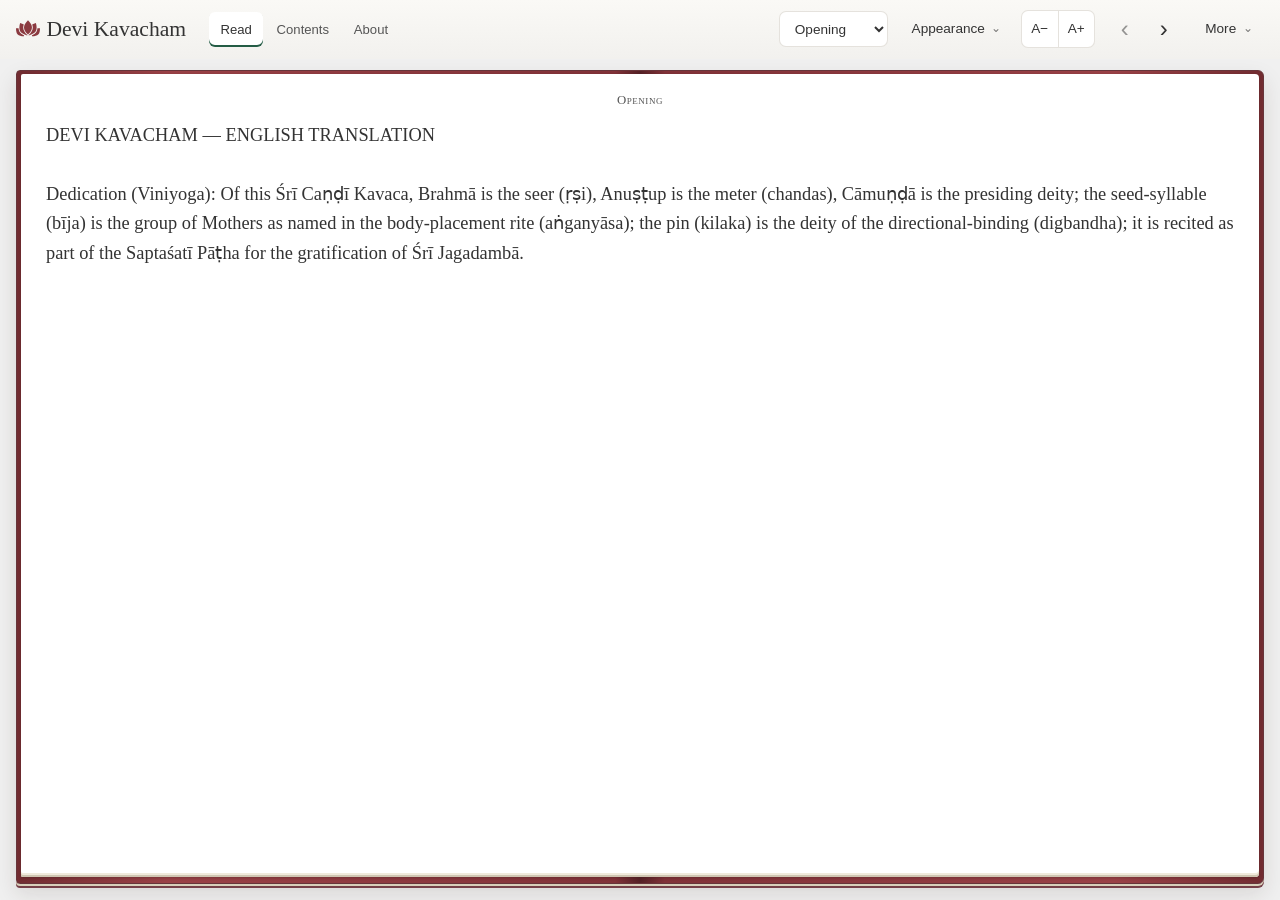
<file: reader-view.html>
<!doctype html>
<html lang="en" data-edition="reader-view" data-appearance="sepia" data-font="serif"><head><meta charset="utf-8"><meta name="viewport" content="width=device-width, initial-scale=1"><meta name="description" content="Read the complete Devi Kavacham English translation: 56 verses, a guide to the prayer, adjustable reading settings, and a free EPUB download."><title>Devi Kavacham English Translation · Reader View</title><link rel="canonical" href="https://archipelagoing.github.io/DeviKavachamEnglish/"><link rel="sitemap" type="application/xml" href="sitemap.xml"><link rel="icon" href="assets/lotus.svg" type="image/svg+xml"><link rel="stylesheet" href="assets/reader.css?v=5ac738a147ad"><link rel="stylesheet" href="assets/appearance.css?v=d1ebddc5c44a"><script src="assets/site.js?v=e1f4e304bb2d" defer></script><link rel="stylesheet" href="assets/reader-view.css?v=2eba9b2d8129"><script src="assets/reader.js?v=1710cb8a03ae" defer></script></head>
<body><a class="skip-link" href="#reading">Skip to text</a>
<header class="book-header">
<h1><img class="site-logo" src="assets/lotus.svg" alt="" width="26" height="26">Devi Kavacham</h1>
<nav class="site-tabs" aria-label="Explore Devi Kavacham"><a href="index.html" data-read data-resume aria-current="page">Read</a><a href="contents.html">Contents</a><a href="about.html">About</a></nav>
<div class="reader-controls" id="reader-controls" hidden>
<div class="page-controls"><label for="page-select">Go to verses</label><select id="page-select"><option value="0">Opening</option><option value="1">Verses 1–7</option><option value="2">Verses 8–14</option><option value="3">Verses 15–21</option><option value="4">Verses 22–28</option><option value="5">Verses 29–35</option><option value="6">Verses 36–42</option><option value="7">Verses 43–49</option><option value="8">Verses 50–56</option></select></div>
<div class="text-controls"><details id="appearance-settings" class="appearance-settings" hidden><summary>Appearance</summary><div class="appearance-panel"><fieldset><legend>Page color</legend><label><input type="radio" name="appearance" value="light"> Light</label><label><input type="radio" name="appearance" value="dark"> Dark</label><label><input type="radio" name="appearance" value="sepia"> Sepia</label></fieldset><fieldset><legend>Typeface</legend><label><input type="radio" name="typeface" value="serif" checked> Serif</label><label><input type="radio" name="typeface" value="sans"> Sans-serif</label></fieldset><label class="setting-row" for="reading-width">Reading width <select id="reading-width"><option value="narrow">Narrow</option><option value="normal" selected>Normal</option><option value="wide">Wide</option></select></label><label class="setting-row" for="line-spacing">Line spacing <select id="line-spacing"><option value="1.4">Compact</option><option value="1.6" selected>Normal</option><option value="1.8">Spacious</option></select></label><button type="button" id="reset-appearance">Reset appearance</button></div></details><div class="text-size-control" role="group" aria-label="Text size"><button type="button" id="smaller" aria-label="Decrease text size">A−</button><button type="button" id="larger" aria-label="Increase text size">A+</button></div></div>
<nav class="epub-controls" id="page-navigation" aria-label="Book navigation" hidden><button type="button" id="epub-previous" data-turn="-1" aria-label="Previous spread" title="Previous spread">‹</button><span id="book-position" aria-live="polite" aria-atomic="true">Opening</span><button type="button" id="epub-next" data-turn="1" aria-label="Next spread" title="Next spread">›</button></nav>
</div>
<details class="book-menu"><summary>More</summary><div class="book-menu-panel"><a href="index.html" id="theme-comparison">Tufte version</a><a href="Devi-Kavacham.epub" download>Download EPUB</a><a href="Devi_Kavacham_English_Only.txt" download>Original text</a><button id="epub-toggle" type="button" hidden>Read EPUB</button></div></details>
</header>
<main id="reading"><p id="reading-notice" role="status" hidden></p>
<article id="html-reader"><section class="reading-page" id="page-0" aria-labelledby="heading-0"><h2 id="heading-0" tabindex="-1">Opening</h2><pre class="source-text">DEVI KAVACHAM — ENGLISH TRANSLATION

Dedication (Viniyoga): Of this Śrī Caṇḍī Kavaca, Brahmā is the seer (ṛṣi), Anuṣṭup is the meter (chandas), Cāmuṇḍā is the presiding deity; the seed-syllable (bīja) is the group of Mothers as named in the body-placement rite (aṅganyāsa); the pin (kilaka) is the deity of the directional-binding (digbandha); it is recited as part of the Saptaśatī Pāṭha for the gratification of Śrī Jagadambā.

</pre></section>
<section class="reading-page" id="page-1" aria-labelledby="heading-1"><h2 id="heading-1" tabindex="-1">Verses 1–7</h2><pre class="source-text"><span class="verse" id="verse-1" data-label="(v1)" data-tone="odd" aria-label="Verse 1"><span class="source-marker" aria-hidden="true">Verse 1
</span>Om. Salutations to Caṇḍikā. Mārkaṇḍeya said: O Grandfather (Brahmā), tell me that which is the supreme secret in this world — the giver of all protection to people — which has not been revealed to anyone.<span class="source-marker" aria-hidden="true"> (1)

</span></span><span class="verse" id="verse-2" data-label="(v2)" data-tone="even" aria-label="Verse 2"><span class="source-marker" aria-hidden="true">Verse 2
</span>Brahmā said: O wise one, O great sage, there is a most secret (teaching) that is beneficial to all beings — the holy Armor of the Goddess (Devī Kavaca). Listen to it.<span class="source-marker" aria-hidden="true"> (2)

</span></span><span class="verse" id="verse-3" data-label="(v3)" data-tone="odd" aria-label="Verse 3"><span class="source-marker" aria-hidden="true">Verse 3
</span>The first (Navadurgā) is Śailaputrī (Daughter of the Mountain); the second is Brahmacāriṇī (the Celibate Seeker); the third is called Candraghaṇṭā (the Moon-Belled); and the fourth is Kūṣmāṇḍā.<span class="source-marker" aria-hidden="true"> (3)

</span></span><span class="verse" id="verse-4" data-label="(v4)" data-tone="even" aria-label="Verse 4"><span class="source-marker" aria-hidden="true">Verse 4
</span>The fifth is Skandamātā (Mother of Skanda); the sixth is Kātyāyanī; the seventh is Kālarātrī (the Night of Time); and the eighth is Mahāgaurī (the Greatly Fair One).<span class="source-marker" aria-hidden="true"> (4)

</span></span><span class="verse" id="verse-5" data-label="(v5)" data-tone="odd" aria-label="Verse 5"><span class="source-marker" aria-hidden="true">Verse 5
</span>The ninth is Siddhidātrī (the Giver of Perfection). These are proclaimed the nine Durgās. These names have been declared by Brahmā himself, the great-souled one.<span class="source-marker" aria-hidden="true"> (5)

</span></span><span class="verse" id="verse-6" data-label="(v6)" data-tone="even" aria-label="Verse 6"><span class="source-marker" aria-hidden="true">Verse 6
</span>Those who are being burned by fire, those who have gone into the midst of enemies in battle, those in difficulty and in inaccessible places, those afflicted by fear who have taken refuge in her —<span class="source-marker" aria-hidden="true"> (6)

</span></span><span class="verse" id="verse-7" data-label="(v7)" data-tone="odd" aria-label="Verse 7"><span class="source-marker" aria-hidden="true">Verse 7
</span>— no misfortune whatsoever arises for them in the crisis of battle. I see no adversity, grief, sorrow or fear for them at all.<span class="source-marker" aria-hidden="true"> (7)

</span></span></pre></section>
<section class="reading-page" id="page-2" aria-labelledby="heading-2"><h2 id="heading-2" tabindex="-1">Verses 8–14</h2><pre class="source-text"><span class="verse" id="verse-8" data-label="(v8)" data-tone="even" aria-label="Verse 8"><span class="source-marker" aria-hidden="true">Verse 8
</span>Those who remember her with devotion — truly, growth arises for them. Those who remember you, O Goddess, you protect them without doubt.<span class="source-marker" aria-hidden="true"> (8)

</span></span><span class="verse" id="verse-9" data-label="(v9)" data-tone="odd" aria-label="Verse 9"><span class="source-marker" aria-hidden="true">Verse 9
</span>Cāmuṇḍā dwells among the dead (śava); Vārāhī is seated on a buffalo; Aindrī (Indrāṇī) is mounted on an elephant; Vaiṣṇavī is seated on Garuḍa.<span class="source-marker" aria-hidden="true"> (9)

</span></span><span class="verse" id="verse-10" data-label="(v10)" data-tone="even" aria-label="Verse 10"><span class="source-marker" aria-hidden="true">Verse 10
</span>Māheśvarī rides a bull; Kaumārī has a peacock as her vehicle; the Goddess Lakṣmī is lotus-seated, lotus-handed, the beloved of Hari.<span class="source-marker" aria-hidden="true"> (10)

</span></span><span class="verse" id="verse-11" data-label="(v11)" data-tone="odd" aria-label="Verse 11"><span class="source-marker" aria-hidden="true">Verse 11
</span>The white-formed Goddess Īśvarī has a bull as her vehicle; Brāhmī is mounted on a swan and adorned with all ornaments.<span class="source-marker" aria-hidden="true"> (11)

</span></span><span class="verse" id="verse-12" data-label="(v12)" data-tone="even" aria-label="Verse 12"><span class="source-marker" aria-hidden="true">Verse 12
</span>Thus all these Mothers, endowed with all powers, splendidly adorned with various ornaments and embellished with various jewels —<span class="source-marker" aria-hidden="true"> (12)

</span></span><span class="verse" id="verse-13" data-label="(v13)" data-tone="odd" aria-label="Verse 13"><span class="source-marker" aria-hidden="true">Verse 13
</span>— are seen mounted on chariots, the goddesses filled with righteous wrath, bearing conch, discus, mace, spear, plough and club-weapon —<span class="source-marker" aria-hidden="true"> (13)

</span></span><span class="verse" id="verse-14" data-label="(v14)" data-tone="even" aria-label="Verse 14"><span class="source-marker" aria-hidden="true">Verse 14
</span>— shield, javelin, axe, noose, lance, trident, and the excellent Śārṅga bow —<span class="source-marker" aria-hidden="true"> (14)

</span></span></pre></section>
<section class="reading-page" id="page-3" aria-labelledby="heading-3"><h2 id="heading-3" tabindex="-1">Verses 15–21</h2><pre class="source-text"><span class="verse" id="verse-15" data-label="(v15)" data-tone="odd" aria-label="Verse 15"><span class="source-marker" aria-hidden="true">Verse 15
</span>— bearing these weapons for the destruction of the bodies of demons, for granting fearlessness to devotees, and indeed for the welfare of the gods.<span class="source-marker" aria-hidden="true"> (15)

</span></span><span class="verse" id="verse-16" data-label="(v16)" data-tone="even" aria-label="Verse 16"><span class="source-marker" aria-hidden="true">Verse 16
</span>Salutations to you, O greatly fierce one, of terrifying and formidable prowess, of great strength, of great enthusiasm — O destroyer of great fear!<span class="source-marker" aria-hidden="true"> (16)

</span></span><span class="verse" id="verse-17" data-label="(v17)" data-tone="odd" aria-label="Verse 17"><span class="source-marker" aria-hidden="true">Verse 17
</span>Protect me, O Goddess, hard to behold, O increaser of terror among enemies. May Aindrī protect me in the East; the fire-deity (Agni-devatā) in the Southeast.<span class="source-marker" aria-hidden="true"> (17)

</span></span><span class="verse" id="verse-18" data-label="(v18)" data-tone="even" aria-label="Verse 18"><span class="source-marker" aria-hidden="true">Verse 18
</span>May Vārāhī protect in the South; the sword-bearer (Khaḍgadhāriṇī) in the Southwest; may Vāruṇī protect in the West; the deer-vehicle goddess (Mṛgavāhinī) in the Northwest.<span class="source-marker" aria-hidden="true"> (18)

</span></span><span class="verse" id="verse-19" data-label="(v19)" data-tone="odd" aria-label="Verse 19"><span class="source-marker" aria-hidden="true">Verse 19
</span>May Kaumārī protect in the North; the trident-bearer (Śūladhāriṇī) in the Northeast; may Brāhmaṇī protect me above; and Vaiṣṇavī below.<span class="source-marker" aria-hidden="true"> (19)

</span></span><span class="verse" id="verse-20" data-label="(v20)" data-tone="even" aria-label="Verse 20"><span class="source-marker" aria-hidden="true">Verse 20
</span>Thus may Cāmuṇḍā, riding a corpse, protect all ten directions. May Jayā protect me in front; may Vijayā protect from behind.<span class="source-marker" aria-hidden="true"> (20)

</span></span><span class="verse" id="verse-21" data-label="(v21)" data-tone="odd" aria-label="Verse 21"><span class="source-marker" aria-hidden="true">Verse 21
</span>May Ajitā (the Unconquered) protect on the left side; Aparājitā (the Unconquerable) on the right. May Udyotinī (the Shining One) protect the crown-lock; Umā stands established at the crown of the head.<span class="source-marker" aria-hidden="true"> (21)

</span></span></pre></section>
<section class="reading-page" id="page-4" aria-labelledby="heading-4"><h2 id="heading-4" tabindex="-1">Verses 22–28</h2><pre class="source-text"><span class="verse" id="verse-22" data-label="(v22)" data-tone="even" aria-label="Verse 22"><span class="source-marker" aria-hidden="true">Verse 22
</span>May Māladhārī (the Garland-Wearer) protect the forehead; Yaśasvinī (the Glorious One) the eyebrows; Trinetrā (the Three-Eyed) the space between the eyebrows; and Yamaghaṇṭā (Bell of Yama) the nose.<span class="source-marker" aria-hidden="true"> (22)

</span></span><span class="verse" id="verse-23" data-label="(v23)" data-tone="odd" aria-label="Verse 23"><span class="source-marker" aria-hidden="true">Verse 23
</span>Śaṅkhinī (the Conch-Goddess) in the space between the eyes; Dvāravāsinī (the Gate-Dweller) at the ears; Kālikā (Kālī) the cheeks; and Śāṅkarī at the roots of the ears.<span class="source-marker" aria-hidden="true"> (23)

</span></span><span class="verse" id="verse-24" data-label="(v24)" data-tone="even" aria-label="Verse 24"><span class="source-marker" aria-hidden="true">Verse 24
</span>Sugandhā (the Fragrant One) in the nostrils; Carcikā on the upper lip; Amṛtakalā (the Portion of Nectar) on the lower lip; and Sarasvatī on the tongue.<span class="source-marker" aria-hidden="true"> (24)

</span></span><span class="verse" id="verse-25" data-label="(v25)" data-tone="odd" aria-label="Verse 25"><span class="source-marker" aria-hidden="true">Verse 25
</span>May Kaumārī protect the teeth; Caṇḍikā the throat region; Citraghaṇṭā the uvula (ghaṇṭikā); and Mahāmāyā the palate.<span class="source-marker" aria-hidden="true"> (25)

</span></span><span class="verse" id="verse-26" data-label="(v26)" data-tone="even" aria-label="Verse 26"><span class="source-marker" aria-hidden="true">Verse 26
</span>May Kāmākṣī protect the chin; Sarvamaṅgalā my speech; Bhadrakālī the neck; and the bow-bearer (Dhanurdharī) the spine.<span class="source-marker" aria-hidden="true"> (26)

</span></span><span class="verse" id="verse-27" data-label="(v27)" data-tone="odd" aria-label="Verse 27"><span class="source-marker" aria-hidden="true">Verse 27
</span>Nīlagrīvā (the Blue-Throated) outside the throat; Nalakūbarī the windpipe; may the sword-bearer (Khaḍginī) protect the shoulders; and the thunderbolt-bearer (Vajradhāriṇī) my arms.<span class="source-marker" aria-hidden="true"> (27)

</span></span><span class="verse" id="verse-28" data-label="(v28)" data-tone="even" aria-label="Verse 28"><span class="source-marker" aria-hidden="true">Verse 28
</span>Daṇḍinī (the Staff-Bearer) the hands; Ambikā the fingers; Śūleśvarī (the Spear-Queen) the nails; Kuleśvarī (the Clan-Queen) the belly.<span class="source-marker" aria-hidden="true"> (28)

</span></span></pre></section>
<section class="reading-page" id="page-5" aria-labelledby="heading-5"><h2 id="heading-5" tabindex="-1">Verses 29–35</h2><pre class="source-text"><span class="verse" id="verse-29" data-label="(v29)" data-tone="odd" aria-label="Verse 29"><span class="source-marker" aria-hidden="true">Verse 29
</span>May Mahādevī, the destroyer of mental sorrow, protect the breasts; Lalitā Devī the heart; and the trident-bearer (Śūladhāriṇī) the abdomen.<span class="source-marker" aria-hidden="true"> (29)

</span></span><span class="verse" id="verse-30" data-label="(v30)" data-tone="even" aria-label="Verse 30"><span class="source-marker" aria-hidden="true">Verse 30
</span>May Kāminī (the Passionate One) protect the navel; Guhyeśvarī (the Mistress of Secrets) the private parts; Pūtanā and Kāmikā the generative organ; and Mahiṣavāhinī (the Buffalo-Rider) the anus.<span class="source-marker" aria-hidden="true"> (30)

</span></span><span class="verse" id="verse-31" data-label="(v31)" data-tone="odd" aria-label="Verse 31"><span class="source-marker" aria-hidden="true">Verse 31
</span>May Bhagavatī protect the waist; Vindhyavāsinī (the Dweller of the Vindhyas) the knees; and Mahābalā (the Greatly Powerful), the fulfiller of all desires, the shanks.<span class="source-marker" aria-hidden="true"> (31)

</span></span><span class="verse" id="verse-32" data-label="(v32)" data-tone="even" aria-label="Verse 32"><span class="source-marker" aria-hidden="true">Verse 32
</span>Nārasiṃhī (the Lioness-Goddess) at the ankles; Taijasī on the top of the feet; Śrī in the toes; and the Under-Sole Dweller (Pādādhastala-vāsinī) below the feet.<span class="source-marker" aria-hidden="true"> (32)

</span></span><span class="verse" id="verse-33" data-label="(v33)" data-tone="odd" aria-label="Verse 33"><span class="source-marker" aria-hidden="true">Verse 33
</span>Daṃṣṭrākarālī (Terrible-Fanged) the nails; Ūrdhvakeśinī (the Upward-Haired) the hair; Kauberī (the goddess of Kubera) in the hair pores; and Vāgīśvarī (the Goddess of Speech) the skin.<span class="source-marker" aria-hidden="true"> (33)

</span></span><span class="verse" id="verse-34" data-label="(v34)" data-tone="even" aria-label="Verse 34"><span class="source-marker" aria-hidden="true">Verse 34
</span>Pārvatī (protects) the blood, marrow, fat, flesh, bones and bodily fat; Kālarātrī the intestines; and Mukuṭeśvarī (the Crown-Queen) the bile.<span class="source-marker" aria-hidden="true"> (34)

</span></span><span class="verse" id="verse-35" data-label="(v35)" data-tone="odd" aria-label="Verse 35"><span class="source-marker" aria-hidden="true">Verse 35
</span>Padmāvatī in the lung-lotus; Cūḍāmaṇi in phlegm; Jvālāmukhī (the Flame-Faced) the nail-fires; and the Impenetrable One (Abhedyā) in all joints.<span class="source-marker" aria-hidden="true"> (35)

</span></span></pre></section>
<section class="reading-page" id="page-6" aria-labelledby="heading-6"><h2 id="heading-6" tabindex="-1">Verses 36–42</h2><pre class="source-text"><span class="verse" id="verse-36" data-label="(v36)" data-tone="even" aria-label="Verse 36"><span class="source-marker" aria-hidden="true">Verse 36
</span>May Brāhmaṇī protect my vital essence (śukra); Chatreśvarī (the Parasol-Queen) my shadow; and Dharmadhāriṇī (the Upholder of Dharma) my ego, mind and intellect.<span class="source-marker" aria-hidden="true"> (36)

</span></span><span class="verse" id="verse-37" data-label="(v37)" data-tone="odd" aria-label="Verse 37"><span class="source-marker" aria-hidden="true">Verse 37
</span>May Vajrahastā (the Thunderbolt-Handed) and the auspicious, beautiful Kalyāṇaśobhanā protect my prāṇa (in-breath), apāna (out-breath), vyāna (circulatory breath), udāna (ascending breath) and samāna (equalizing breath).<span class="source-marker" aria-hidden="true"> (37)

</span></span><span class="verse" id="verse-38" data-label="(v38)" data-tone="even" aria-label="Verse 38"><span class="source-marker" aria-hidden="true">Verse 38
</span>May Yoginī protect (my faculties of) taste, form, smell, sound and touch; and may Nārāyaṇī always protect sattva, rajas and tamas (the three guṇas).<span class="source-marker" aria-hidden="true"> (38)

</span></span><span class="verse" id="verse-39" data-label="(v39)" data-tone="odd" aria-label="Verse 39"><span class="source-marker" aria-hidden="true">Verse 39
</span>May Vārāhī protect my longevity; Vaiṣṇavī my dharma (righteousness); and Cakriṇī (the Disc-Bearer) my fame, glory, fortune (Lakṣmī), wealth and knowledge.<span class="source-marker" aria-hidden="true"> (39)

</span></span><span class="verse" id="verse-40" data-label="(v40)" data-tone="even" aria-label="Verse 40"><span class="source-marker" aria-hidden="true">Verse 40
</span>May Indrāṇī protect my lineage; O Caṇḍikā, protect my cattle; may Mahālakṣmī protect my sons; and may Bhairavī protect my wife.<span class="source-marker" aria-hidden="true"> (40)

</span></span><span class="verse" id="verse-41" data-label="(v41)" data-tone="odd" aria-label="Verse 41"><span class="source-marker" aria-hidden="true">Verse 41
</span>May Supathā (the Good-Path Goddess) protect the path; Kṣemakarī (the Safety-Giver) the road; Mahālakṣmī Vijayā (the Victorious Great Lakṣmī) at the royal gate, standing everywhere.<span class="source-marker" aria-hidden="true"> (41)

</span></span><span class="verse" id="verse-42" data-label="(v42)" data-tone="even" aria-label="Verse 42"><span class="source-marker" aria-hidden="true">Verse 42
</span>Whatever place is left unprotected and unguarded by this armor — O Goddess Jayantī (the Victorious), destroyer of sins, protect all of that for me as well.<span class="source-marker" aria-hidden="true"> (42)

</span></span></pre></section>
<section class="reading-page" id="page-7" aria-labelledby="heading-7"><h2 id="heading-7" tabindex="-1">Verses 43–49</h2><pre class="source-text"><span class="verse" id="verse-43" data-label="(v43)" data-tone="odd" aria-label="Verse 43"><span class="source-marker" aria-hidden="true">Verse 43
</span>One who desires his own good should not take a single step without (this protection). Covered with this armor always, wherever one goes —<span class="source-marker" aria-hidden="true"> (43)

</span></span><span class="verse" id="verse-44" data-label="(v44)" data-tone="even" aria-label="Verse 44"><span class="source-marker" aria-hidden="true">Verse 44
</span>— there and everywhere he gains wealth and victory fulfilling all desires. Whatever desire he contemplates, that he surely obtains. A person on earth will attain incomparable supreme sovereignty.<span class="source-marker" aria-hidden="true"> (44)

</span></span><span class="verse" id="verse-45" data-label="(v45)" data-tone="odd" aria-label="Verse 45"><span class="source-marker" aria-hidden="true">Verse 45
</span>A mortal covered with this armor becomes fearless, undefeated in battles, and is revered in all three worlds.<span class="source-marker" aria-hidden="true"> (45)

</span></span><span class="verse" id="verse-46" data-label="(v46)" data-tone="even" aria-label="Verse 46"><span class="source-marker" aria-hidden="true">Verse 46
</span>This armor of the Goddess is difficult to obtain even for the gods. One who recites it with devotion daily at the three junctions of the day (dawn, noon and dusk), endowed with faith —<span class="source-marker" aria-hidden="true"> (46)

</span></span><span class="verse" id="verse-47" data-label="(v47)" data-tone="odd" aria-label="Verse 47"><span class="source-marker" aria-hidden="true">Verse 47
</span>— divine power (daivī kalā) becomes his; he is undefeated in the three worlds; he lives a full hundred years, free from untimely death.<span class="source-marker" aria-hidden="true"> (47)

</span></span><span class="verse" id="verse-48" data-label="(v48)" data-tone="even" aria-label="Verse 48"><span class="source-marker" aria-hidden="true">Verse 48
</span>All diseases — insect bites, eruptions and so forth — are destroyed; all poisons — stationary, mobile, and artificially prepared —<span class="source-marker" aria-hidden="true"> (48)

</span></span><span class="verse" id="verse-49" data-label="(v49)" data-tone="odd" aria-label="Verse 49"><span class="source-marker" aria-hidden="true">Verse 49
</span>— all sorceries, all spells and devices on the earth, beings of the earth, beings of the sky, water-born creatures and harmful instructors —<span class="source-marker" aria-hidden="true"> (49)

</span></span></pre></section>
<section class="reading-page" id="page-8" aria-labelledby="heading-8"><h2 id="heading-8" tabindex="-1">Verses 50–56</h2><pre class="source-text"><span class="verse" id="verse-50" data-label="(v50)" data-tone="even" aria-label="Verse 50"><span class="source-marker" aria-hidden="true">Verse 50
</span>— the innate spirits (Sahajā), the clan-born (Kulajā), Ḍākinīs, Śākinīs and the like; the sky-walkers, the terrifying Ḍākinīs of great strength —<span class="source-marker" aria-hidden="true"> (50)

</span></span><span class="verse" id="verse-51" data-label="(v51)" data-tone="odd" aria-label="Verse 51"><span class="source-marker" aria-hidden="true">Verse 51
</span>— malefic planets, spirits, ghosts, Yakṣas, Gandharvas, Rākṣasas, Brahma-rākṣasas, Vetālas, Kuṣmāṇḍas, Bhairavas and others —<span class="source-marker" aria-hidden="true"> (51)

</span></span><span class="verse" id="verse-52" data-label="(v52)" data-tone="even" aria-label="Verse 52"><span class="source-marker" aria-hidden="true">Verse 52
</span>— all these perish at the mere sight of the one in whose heart this armor is established. Honor and elevation come to the king; it is supremely conducive to the increase of splendor.<span class="source-marker" aria-hidden="true"> (52)

</span></span><span class="verse" id="verse-53" data-label="(v53)" data-tone="odd" aria-label="Verse 53"><span class="source-marker" aria-hidden="true">Verse 53
</span>He grows in fame too, adorning the earth with glory. One should first don this armor and then recite the Caṇḍī Saptaśatī.<span class="source-marker" aria-hidden="true"> (53)

</span></span><span class="verse" id="verse-54" data-label="(v54)" data-tone="even" aria-label="Verse 54"><span class="source-marker" aria-hidden="true">Verse 54
</span>As long as the earth bears its mountains, forests and groves, so long will his lineage of sons and grandsons remain on earth.<span class="source-marker" aria-hidden="true"> (54)

</span></span><span class="verse" id="verse-55" data-label="(v55)" data-tone="odd" aria-label="Verse 55"><span class="source-marker" aria-hidden="true">Verse 55
</span>At the end of bodily life, by the grace of Mahāmāyā, a person eternally attains the supreme abode which is difficult to reach even for the gods.<span class="source-marker" aria-hidden="true"> (55)

</span></span><span class="verse" id="verse-56" data-label="(v56)" data-tone="even" aria-label="Verse 56"><span class="source-marker" aria-hidden="true">Verse 56
</span>He obtains the supreme form and rejoices together with Śiva. Om.<span class="source-marker" aria-hidden="true"> (56)

</span></span></pre></section></article>
<section id="epub-reader" hidden aria-label="EPUB reader"><p id="epub-help" class="reader-help"></p><div id="epub-area" tabindex="0" role="region" aria-label="Book pages" aria-describedby="epub-help"></div><p id="epub-status" role="status" aria-live="polite"></p></section></main>
<footer><p class="theme-credit">Reader View appearance adapted from <a href="https://github.com/tabreturn/tabreturn.jekyll.theme">tabreturn’s Reader-View theme</a>.</p><p>56 verses · Eight reading pages</p><p>This edition preserves the supplied text.</p><p>Source reference: <a href="https://stotranidhi.com/en/durga-saptasati-devi-kavacham-in-english/">Stotra Nidhi — Devi Kavacham</a>.</p></footer></body></html>
</file>
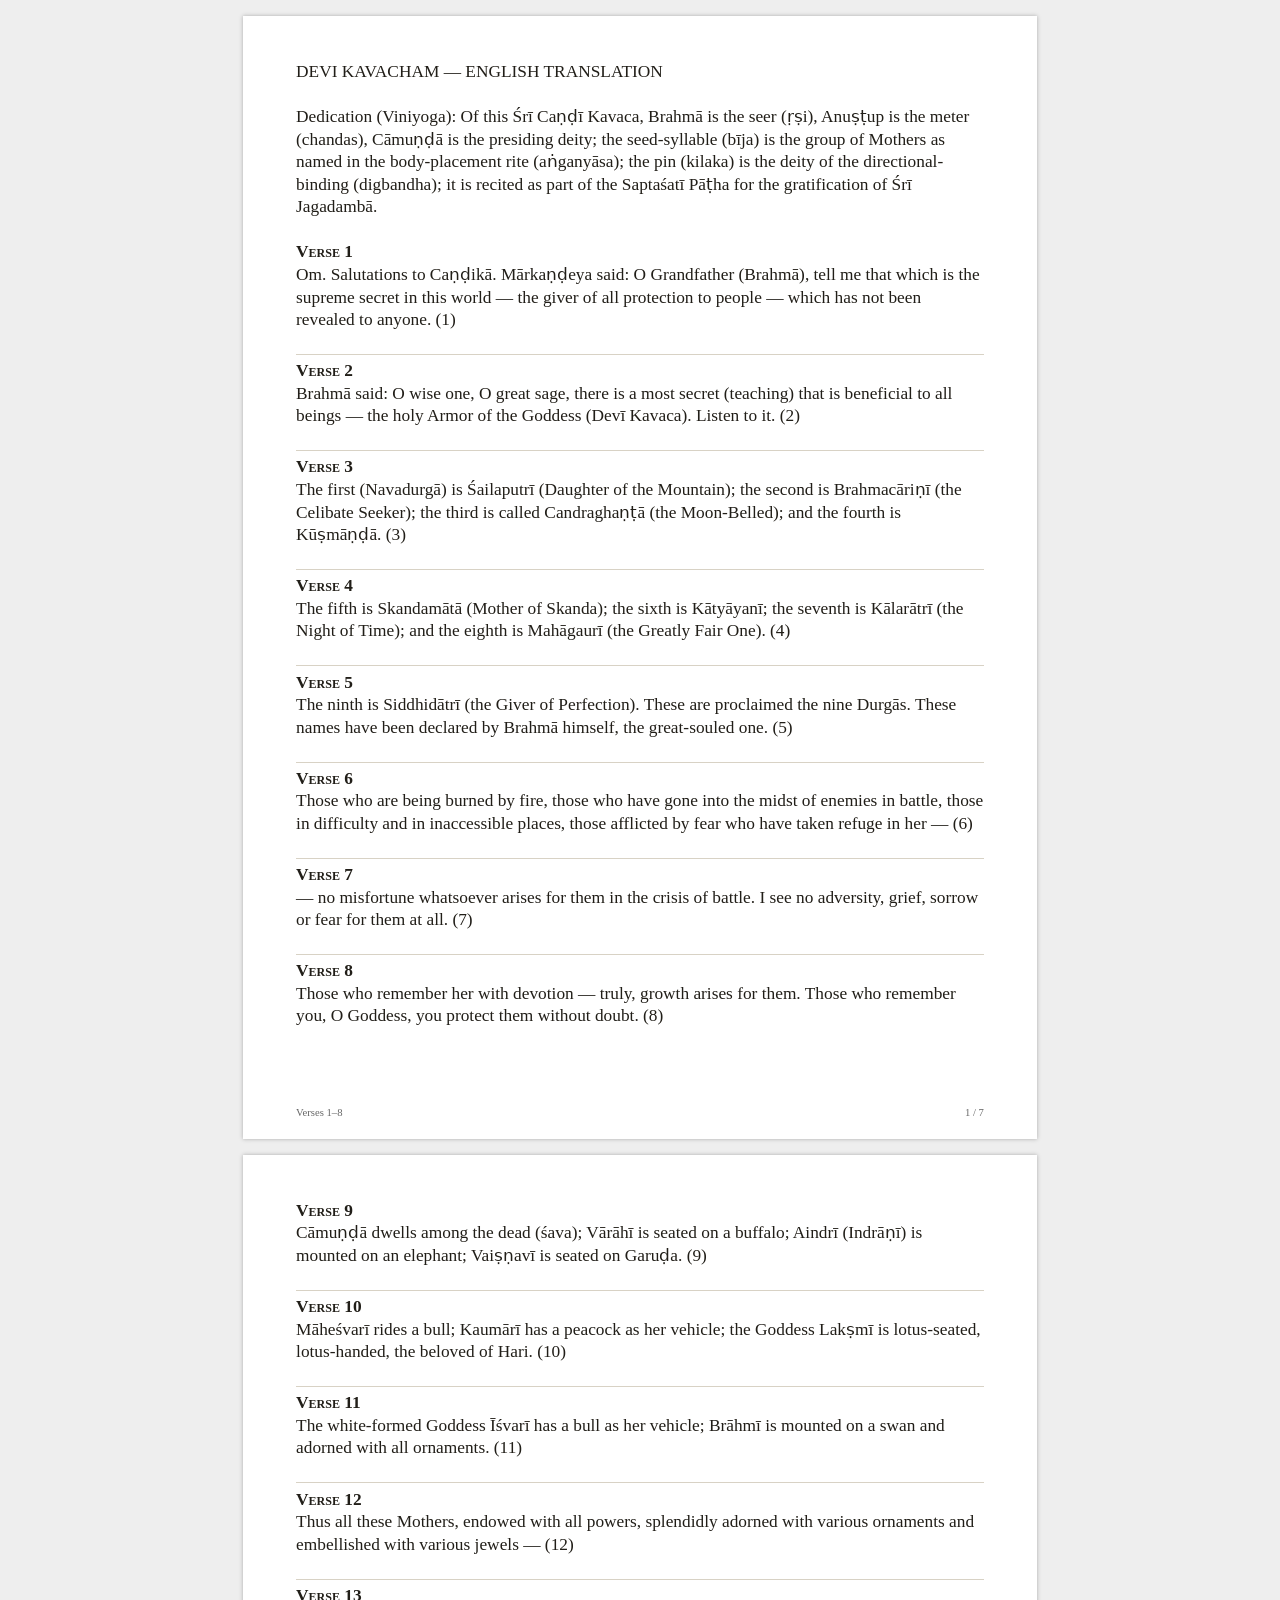
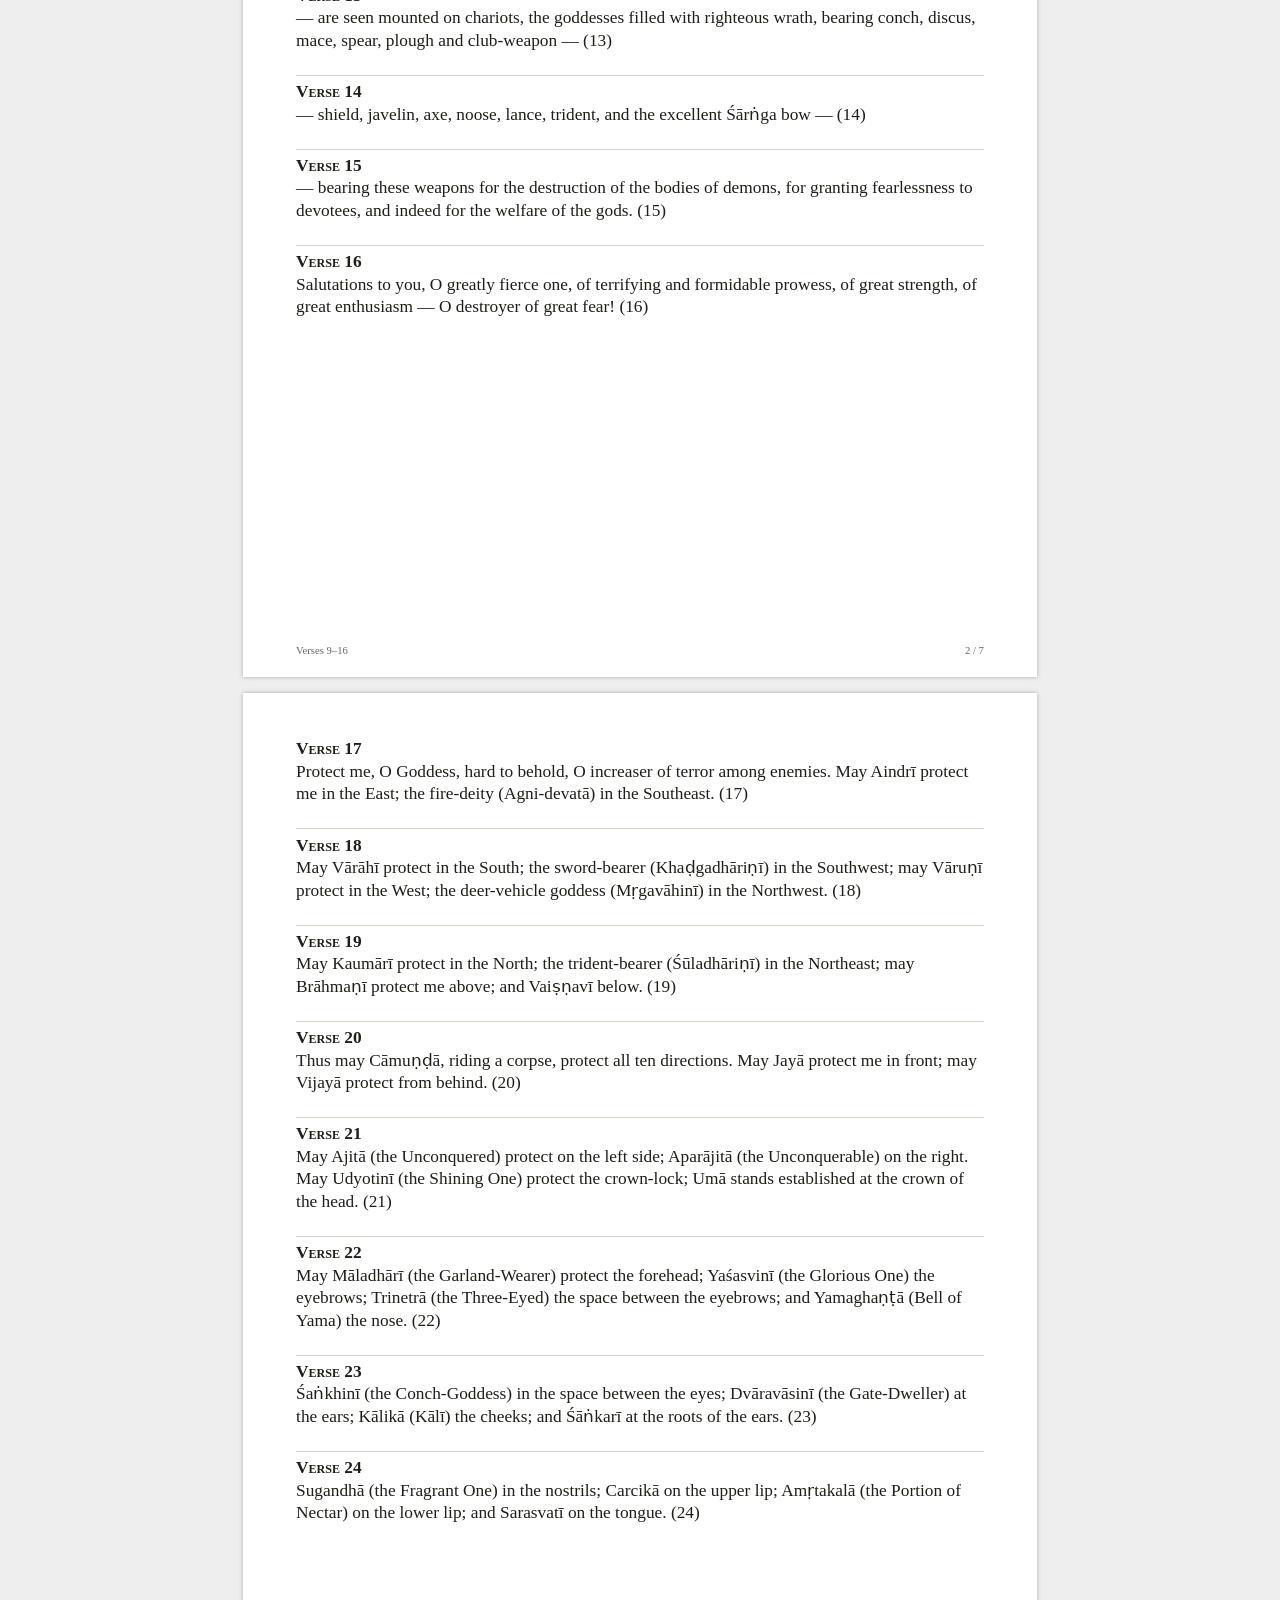
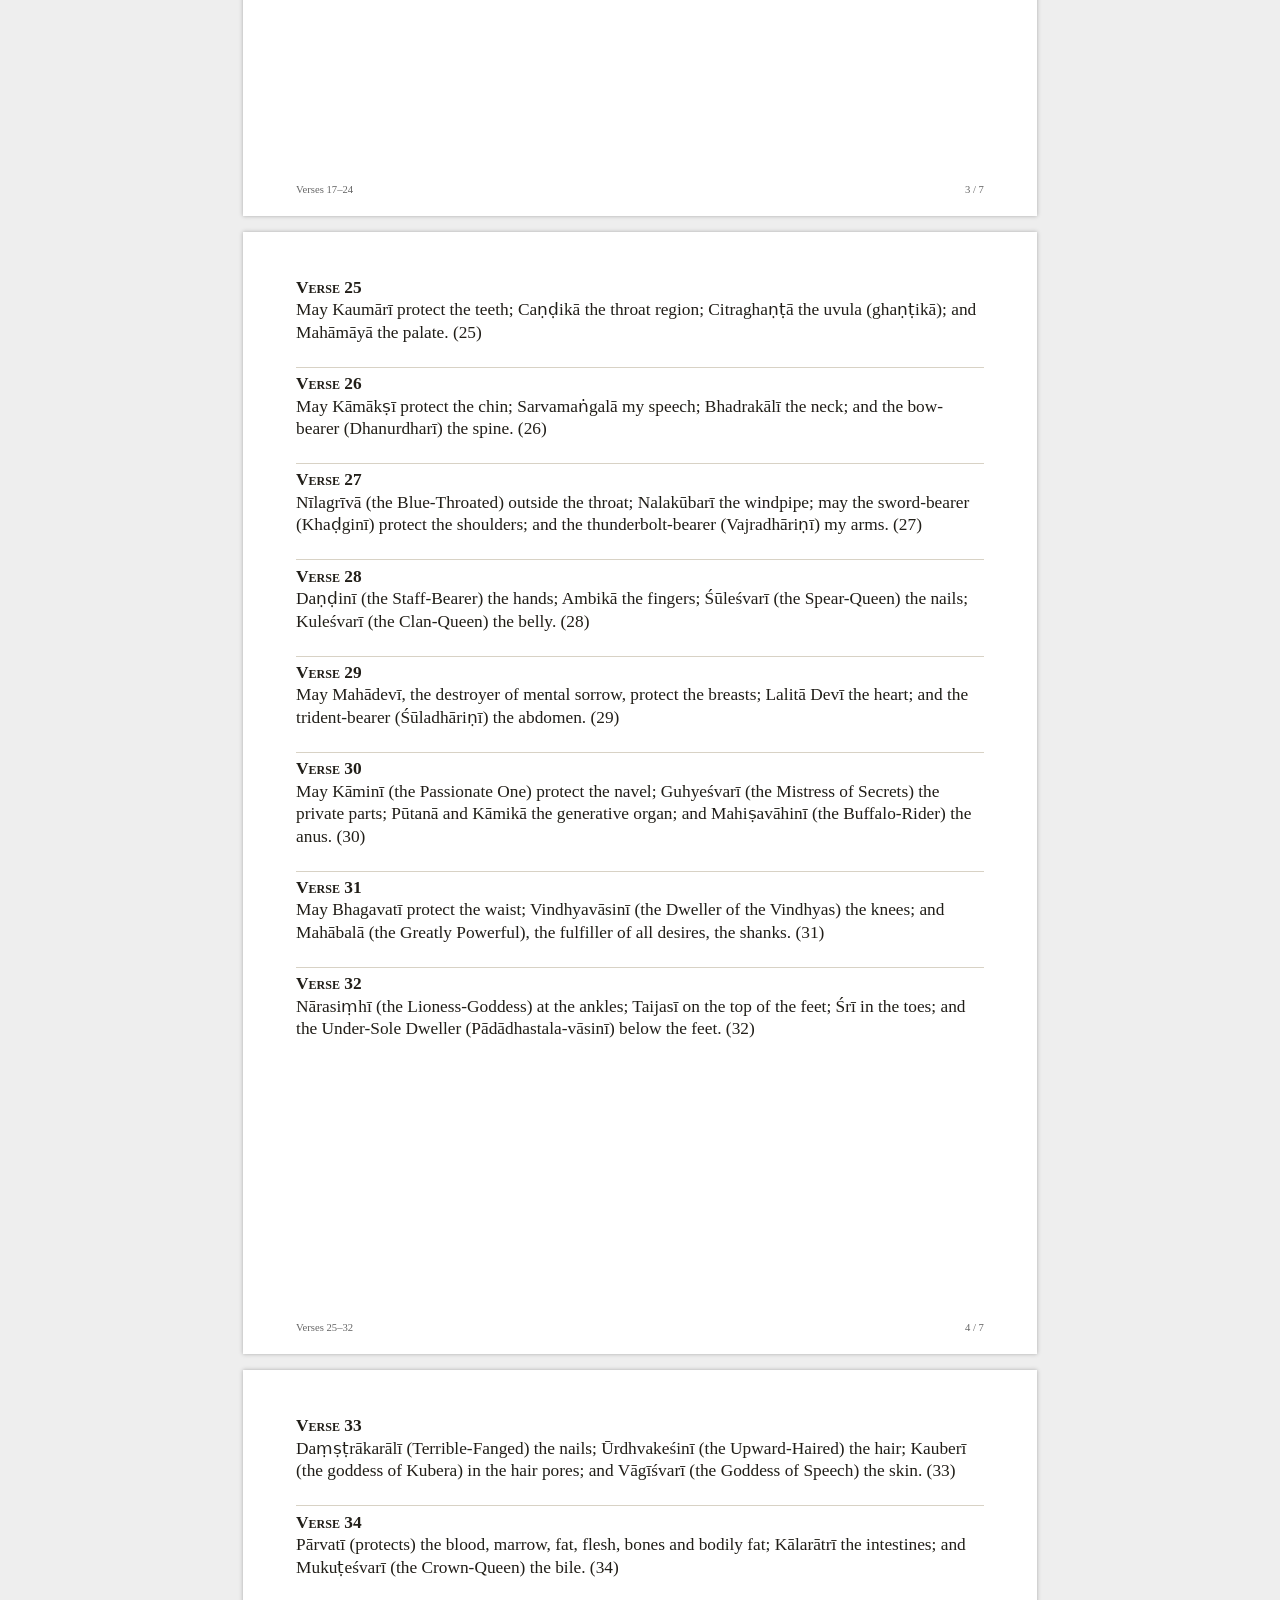
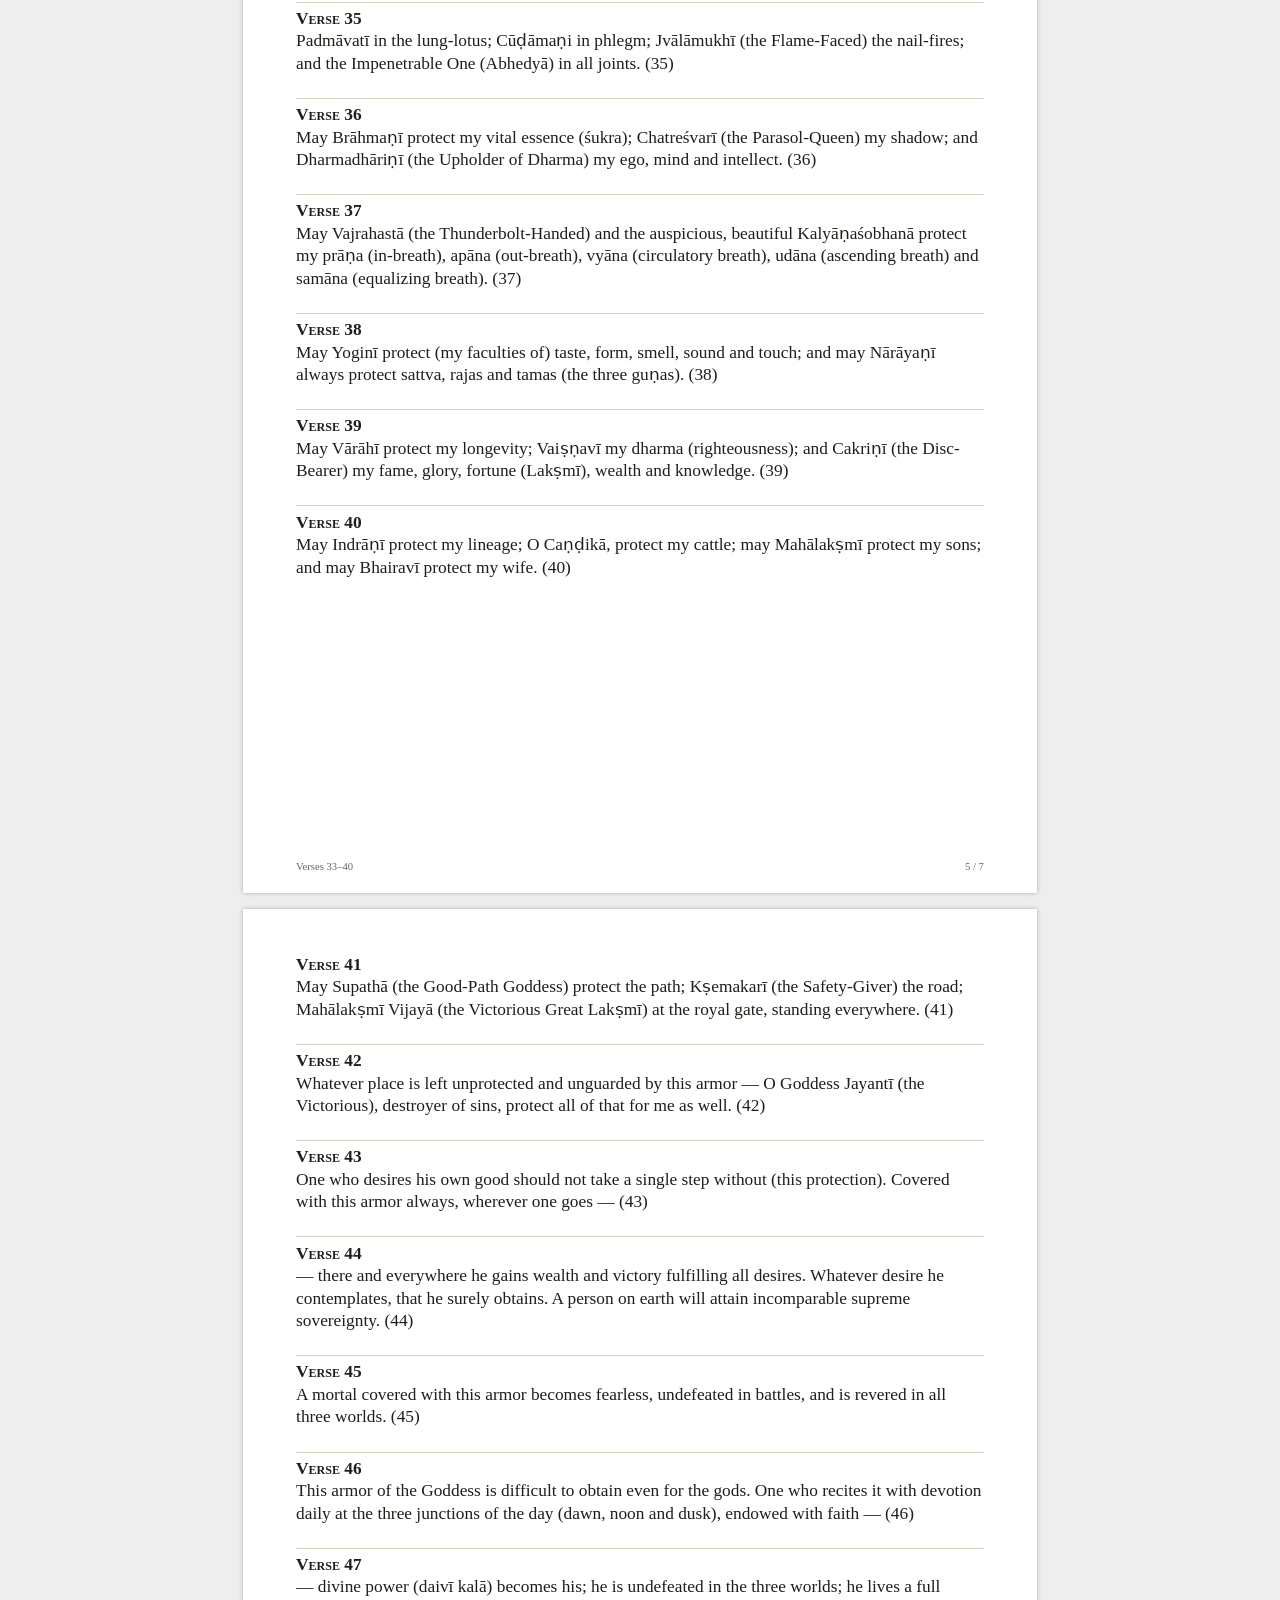
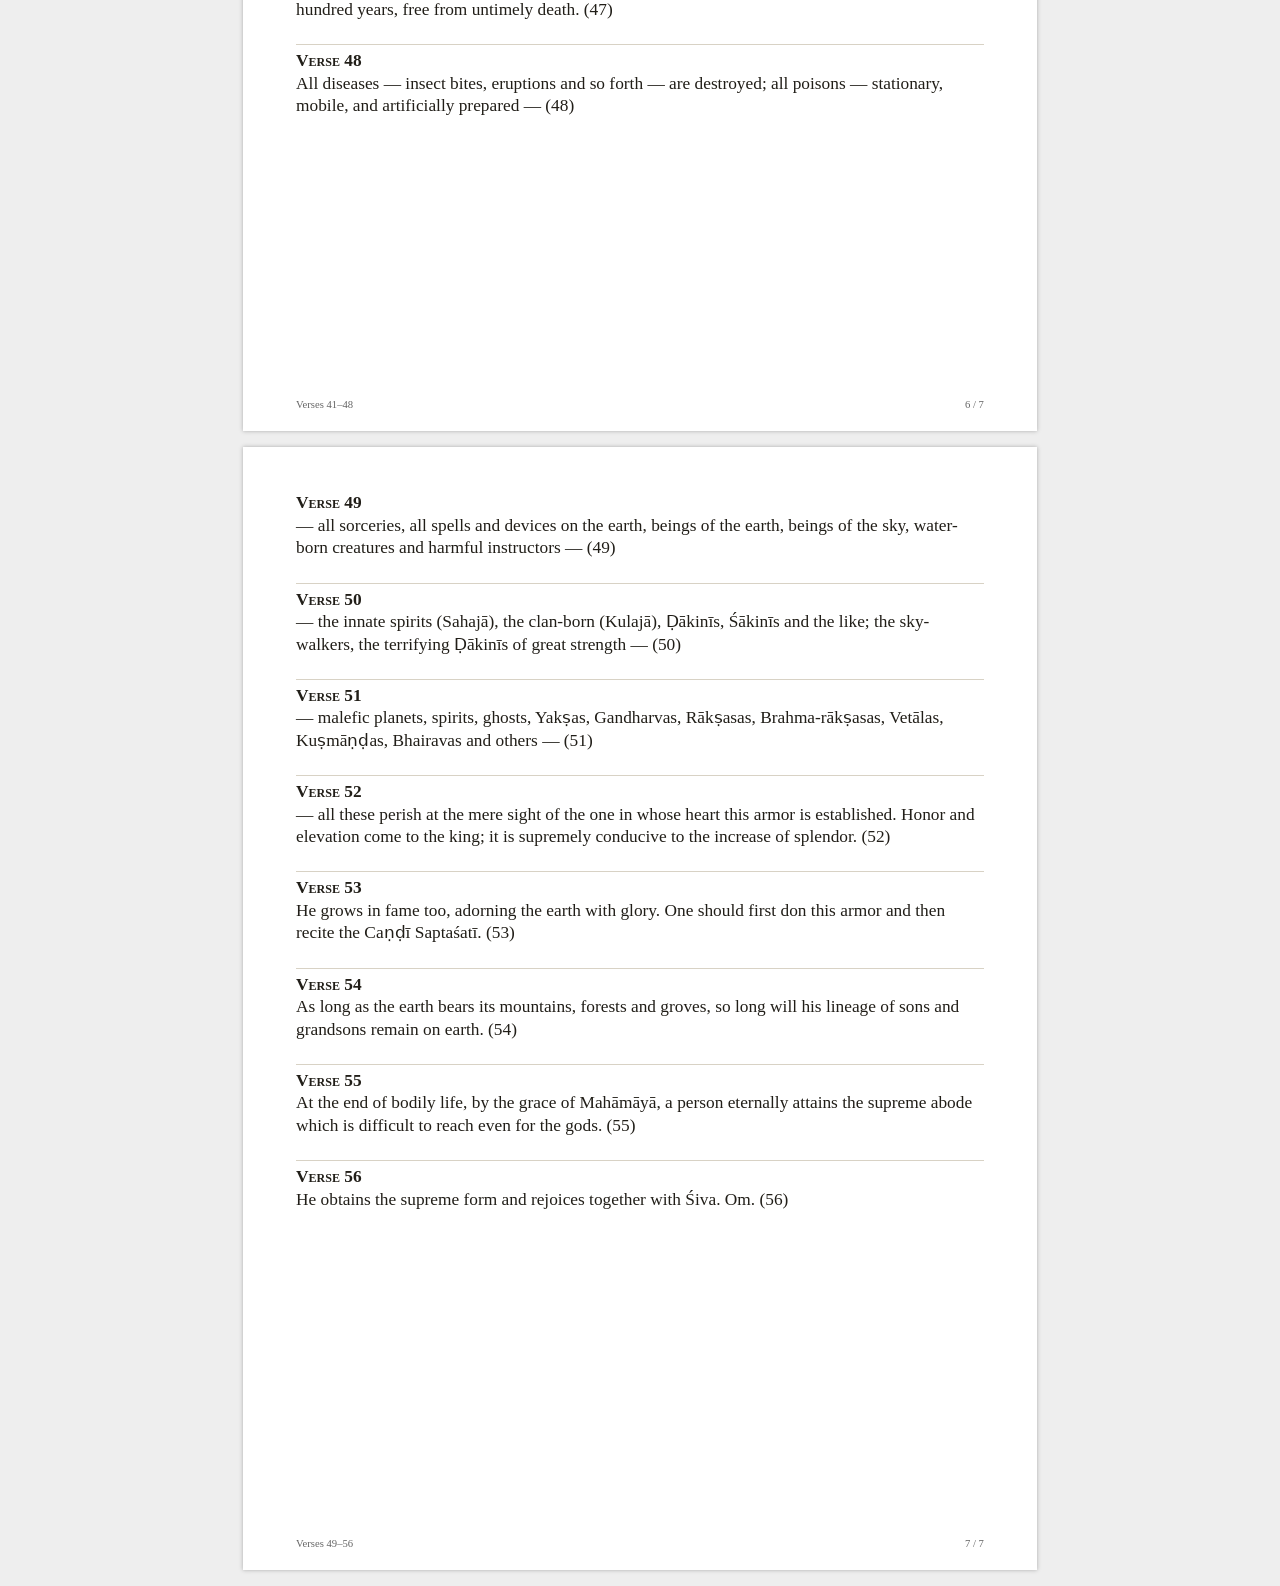
<file: exports/Devi-Kavacham-7-pages-8-verses.html>
<!doctype html><html lang="en"><head><meta charset="utf-8"><meta name="robots" content="noindex"><title>Devi Kavacham</title><style>@page{size:A4;margin:0}*{box-sizing:border-box}body{margin:0;background:#eee;font-family:Georgia,"Times New Roman",serif;color:#211e18}.sheet{width:210mm;height:297mm;padding:12mm 14mm;break-after:page;background:#fff;position:relative;font-size:12pt;line-height:1.3}.sheet:last-child{break-after:auto}.source-text{font:inherit;white-space:pre-wrap;tab-size:8;margin:0;overflow-wrap:anywhere}.verse{display:block}.verse+.verse{border-top:1px solid #d8d2c5;padding-top:.3em}.verse-label{font-variant:small-caps}.folio{position:absolute;bottom:5mm;left:14mm;right:14mm;font-size:8pt;color:#666;display:flex;justify-content:space-between}@media screen{.sheet{margin:1rem auto;box-shadow:0 0 4px #aaa}}</style></head><body><section class="sheet"><pre class="source-text">DEVI KAVACHAM — ENGLISH TRANSLATION

Dedication (Viniyoga): Of this Śrī Caṇḍī Kavaca, Brahmā is the seer (ṛṣi), Anuṣṭup is the meter (chandas), Cāmuṇḍā is the presiding deity; the seed-syllable (bīja) is the group of Mothers as named in the body-placement rite (aṅganyāsa); the pin (kilaka) is the deity of the directional-binding (digbandha); it is recited as part of the Saptaśatī Pāṭha for the gratification of Śrī Jagadambā.

<span class="verse" id="verse-1"><span class="verse-label"><strong>Verse 1</strong></span>
Om. Salutations to Caṇḍikā. Mārkaṇḍeya said: O Grandfather (Brahmā), tell me that which is the supreme secret in this world — the giver of all protection to people — which has not been revealed to anyone. (1)

</span><span class="verse" id="verse-2"><span class="verse-label"><strong>Verse 2</strong></span>
Brahmā said: O wise one, O great sage, there is a most secret (teaching) that is beneficial to all beings — the holy Armor of the Goddess (Devī Kavaca). Listen to it. (2)

</span><span class="verse" id="verse-3"><span class="verse-label"><strong>Verse 3</strong></span>
The first (Navadurgā) is Śailaputrī (Daughter of the Mountain); the second is Brahmacāriṇī (the Celibate Seeker); the third is called Candraghaṇṭā (the Moon-Belled); and the fourth is Kūṣmāṇḍā. (3)

</span><span class="verse" id="verse-4"><span class="verse-label"><strong>Verse 4</strong></span>
The fifth is Skandamātā (Mother of Skanda); the sixth is Kātyāyanī; the seventh is Kālarātrī (the Night of Time); and the eighth is Mahāgaurī (the Greatly Fair One). (4)

</span><span class="verse" id="verse-5"><span class="verse-label"><strong>Verse 5</strong></span>
The ninth is Siddhidātrī (the Giver of Perfection). These are proclaimed the nine Durgās. These names have been declared by Brahmā himself, the great-souled one. (5)

</span><span class="verse" id="verse-6"><span class="verse-label"><strong>Verse 6</strong></span>
Those who are being burned by fire, those who have gone into the midst of enemies in battle, those in difficulty and in inaccessible places, those afflicted by fear who have taken refuge in her — (6)

</span><span class="verse" id="verse-7"><span class="verse-label"><strong>Verse 7</strong></span>
— no misfortune whatsoever arises for them in the crisis of battle. I see no adversity, grief, sorrow or fear for them at all. (7)

</span><span class="verse" id="verse-8"><span class="verse-label"><strong>Verse 8</strong></span>
Those who remember her with devotion — truly, growth arises for them. Those who remember you, O Goddess, you protect them without doubt. (8)

</span></pre><div class="folio"><span>Verses 1–8</span><span>1 / 7</span></div></section><section class="sheet"><pre class="source-text"><span class="verse" id="verse-9"><span class="verse-label"><strong>Verse 9</strong></span>
Cāmuṇḍā dwells among the dead (śava); Vārāhī is seated on a buffalo; Aindrī (Indrāṇī) is mounted on an elephant; Vaiṣṇavī is seated on Garuḍa. (9)

</span><span class="verse" id="verse-10"><span class="verse-label"><strong>Verse 10</strong></span>
Māheśvarī rides a bull; Kaumārī has a peacock as her vehicle; the Goddess Lakṣmī is lotus-seated, lotus-handed, the beloved of Hari. (10)

</span><span class="verse" id="verse-11"><span class="verse-label"><strong>Verse 11</strong></span>
The white-formed Goddess Īśvarī has a bull as her vehicle; Brāhmī is mounted on a swan and adorned with all ornaments. (11)

</span><span class="verse" id="verse-12"><span class="verse-label"><strong>Verse 12</strong></span>
Thus all these Mothers, endowed with all powers, splendidly adorned with various ornaments and embellished with various jewels — (12)

</span><span class="verse" id="verse-13"><span class="verse-label"><strong>Verse 13</strong></span>
— are seen mounted on chariots, the goddesses filled with righteous wrath, bearing conch, discus, mace, spear, plough and club-weapon — (13)

</span><span class="verse" id="verse-14"><span class="verse-label"><strong>Verse 14</strong></span>
— shield, javelin, axe, noose, lance, trident, and the excellent Śārṅga bow — (14)

</span><span class="verse" id="verse-15"><span class="verse-label"><strong>Verse 15</strong></span>
— bearing these weapons for the destruction of the bodies of demons, for granting fearlessness to devotees, and indeed for the welfare of the gods. (15)

</span><span class="verse" id="verse-16"><span class="verse-label"><strong>Verse 16</strong></span>
Salutations to you, O greatly fierce one, of terrifying and formidable prowess, of great strength, of great enthusiasm — O destroyer of great fear! (16)

</span></pre><div class="folio"><span>Verses 9–16</span><span>2 / 7</span></div></section><section class="sheet"><pre class="source-text"><span class="verse" id="verse-17"><span class="verse-label"><strong>Verse 17</strong></span>
Protect me, O Goddess, hard to behold, O increaser of terror among enemies. May Aindrī protect me in the East; the fire-deity (Agni-devatā) in the Southeast. (17)

</span><span class="verse" id="verse-18"><span class="verse-label"><strong>Verse 18</strong></span>
May Vārāhī protect in the South; the sword-bearer (Khaḍgadhāriṇī) in the Southwest; may Vāruṇī protect in the West; the deer-vehicle goddess (Mṛgavāhinī) in the Northwest. (18)

</span><span class="verse" id="verse-19"><span class="verse-label"><strong>Verse 19</strong></span>
May Kaumārī protect in the North; the trident-bearer (Śūladhāriṇī) in the Northeast; may Brāhmaṇī protect me above; and Vaiṣṇavī below. (19)

</span><span class="verse" id="verse-20"><span class="verse-label"><strong>Verse 20</strong></span>
Thus may Cāmuṇḍā, riding a corpse, protect all ten directions. May Jayā protect me in front; may Vijayā protect from behind. (20)

</span><span class="verse" id="verse-21"><span class="verse-label"><strong>Verse 21</strong></span>
May Ajitā (the Unconquered) protect on the left side; Aparājitā (the Unconquerable) on the right. May Udyotinī (the Shining One) protect the crown-lock; Umā stands established at the crown of the head. (21)

</span><span class="verse" id="verse-22"><span class="verse-label"><strong>Verse 22</strong></span>
May Māladhārī (the Garland-Wearer) protect the forehead; Yaśasvinī (the Glorious One) the eyebrows; Trinetrā (the Three-Eyed) the space between the eyebrows; and Yamaghaṇṭā (Bell of Yama) the nose. (22)

</span><span class="verse" id="verse-23"><span class="verse-label"><strong>Verse 23</strong></span>
Śaṅkhinī (the Conch-Goddess) in the space between the eyes; Dvāravāsinī (the Gate-Dweller) at the ears; Kālikā (Kālī) the cheeks; and Śāṅkarī at the roots of the ears. (23)

</span><span class="verse" id="verse-24"><span class="verse-label"><strong>Verse 24</strong></span>
Sugandhā (the Fragrant One) in the nostrils; Carcikā on the upper lip; Amṛtakalā (the Portion of Nectar) on the lower lip; and Sarasvatī on the tongue. (24)

</span></pre><div class="folio"><span>Verses 17–24</span><span>3 / 7</span></div></section><section class="sheet"><pre class="source-text"><span class="verse" id="verse-25"><span class="verse-label"><strong>Verse 25</strong></span>
May Kaumārī protect the teeth; Caṇḍikā the throat region; Citraghaṇṭā the uvula (ghaṇṭikā); and Mahāmāyā the palate. (25)

</span><span class="verse" id="verse-26"><span class="verse-label"><strong>Verse 26</strong></span>
May Kāmākṣī protect the chin; Sarvamaṅgalā my speech; Bhadrakālī the neck; and the bow-bearer (Dhanurdharī) the spine. (26)

</span><span class="verse" id="verse-27"><span class="verse-label"><strong>Verse 27</strong></span>
Nīlagrīvā (the Blue-Throated) outside the throat; Nalakūbarī the windpipe; may the sword-bearer (Khaḍginī) protect the shoulders; and the thunderbolt-bearer (Vajradhāriṇī) my arms. (27)

</span><span class="verse" id="verse-28"><span class="verse-label"><strong>Verse 28</strong></span>
Daṇḍinī (the Staff-Bearer) the hands; Ambikā the fingers; Śūleśvarī (the Spear-Queen) the nails; Kuleśvarī (the Clan-Queen) the belly. (28)

</span><span class="verse" id="verse-29"><span class="verse-label"><strong>Verse 29</strong></span>
May Mahādevī, the destroyer of mental sorrow, protect the breasts; Lalitā Devī the heart; and the trident-bearer (Śūladhāriṇī) the abdomen. (29)

</span><span class="verse" id="verse-30"><span class="verse-label"><strong>Verse 30</strong></span>
May Kāminī (the Passionate One) protect the navel; Guhyeśvarī (the Mistress of Secrets) the private parts; Pūtanā and Kāmikā the generative organ; and Mahiṣavāhinī (the Buffalo-Rider) the anus. (30)

</span><span class="verse" id="verse-31"><span class="verse-label"><strong>Verse 31</strong></span>
May Bhagavatī protect the waist; Vindhyavāsinī (the Dweller of the Vindhyas) the knees; and Mahābalā (the Greatly Powerful), the fulfiller of all desires, the shanks. (31)

</span><span class="verse" id="verse-32"><span class="verse-label"><strong>Verse 32</strong></span>
Nārasiṃhī (the Lioness-Goddess) at the ankles; Taijasī on the top of the feet; Śrī in the toes; and the Under-Sole Dweller (Pādādhastala-vāsinī) below the feet. (32)

</span></pre><div class="folio"><span>Verses 25–32</span><span>4 / 7</span></div></section><section class="sheet"><pre class="source-text"><span class="verse" id="verse-33"><span class="verse-label"><strong>Verse 33</strong></span>
Daṃṣṭrākarālī (Terrible-Fanged) the nails; Ūrdhvakeśinī (the Upward-Haired) the hair; Kauberī (the goddess of Kubera) in the hair pores; and Vāgīśvarī (the Goddess of Speech) the skin. (33)

</span><span class="verse" id="verse-34"><span class="verse-label"><strong>Verse 34</strong></span>
Pārvatī (protects) the blood, marrow, fat, flesh, bones and bodily fat; Kālarātrī the intestines; and Mukuṭeśvarī (the Crown-Queen) the bile. (34)

</span><span class="verse" id="verse-35"><span class="verse-label"><strong>Verse 35</strong></span>
Padmāvatī in the lung-lotus; Cūḍāmaṇi in phlegm; Jvālāmukhī (the Flame-Faced) the nail-fires; and the Impenetrable One (Abhedyā) in all joints. (35)

</span><span class="verse" id="verse-36"><span class="verse-label"><strong>Verse 36</strong></span>
May Brāhmaṇī protect my vital essence (śukra); Chatreśvarī (the Parasol-Queen) my shadow; and Dharmadhāriṇī (the Upholder of Dharma) my ego, mind and intellect. (36)

</span><span class="verse" id="verse-37"><span class="verse-label"><strong>Verse 37</strong></span>
May Vajrahastā (the Thunderbolt-Handed) and the auspicious, beautiful Kalyāṇaśobhanā protect my prāṇa (in-breath), apāna (out-breath), vyāna (circulatory breath), udāna (ascending breath) and samāna (equalizing breath). (37)

</span><span class="verse" id="verse-38"><span class="verse-label"><strong>Verse 38</strong></span>
May Yoginī protect (my faculties of) taste, form, smell, sound and touch; and may Nārāyaṇī always protect sattva, rajas and tamas (the three guṇas). (38)

</span><span class="verse" id="verse-39"><span class="verse-label"><strong>Verse 39</strong></span>
May Vārāhī protect my longevity; Vaiṣṇavī my dharma (righteousness); and Cakriṇī (the Disc-Bearer) my fame, glory, fortune (Lakṣmī), wealth and knowledge. (39)

</span><span class="verse" id="verse-40"><span class="verse-label"><strong>Verse 40</strong></span>
May Indrāṇī protect my lineage; O Caṇḍikā, protect my cattle; may Mahālakṣmī protect my sons; and may Bhairavī protect my wife. (40)

</span></pre><div class="folio"><span>Verses 33–40</span><span>5 / 7</span></div></section><section class="sheet"><pre class="source-text"><span class="verse" id="verse-41"><span class="verse-label"><strong>Verse 41</strong></span>
May Supathā (the Good-Path Goddess) protect the path; Kṣemakarī (the Safety-Giver) the road; Mahālakṣmī Vijayā (the Victorious Great Lakṣmī) at the royal gate, standing everywhere. (41)

</span><span class="verse" id="verse-42"><span class="verse-label"><strong>Verse 42</strong></span>
Whatever place is left unprotected and unguarded by this armor — O Goddess Jayantī (the Victorious), destroyer of sins, protect all of that for me as well. (42)

</span><span class="verse" id="verse-43"><span class="verse-label"><strong>Verse 43</strong></span>
One who desires his own good should not take a single step without (this protection). Covered with this armor always, wherever one goes — (43)

</span><span class="verse" id="verse-44"><span class="verse-label"><strong>Verse 44</strong></span>
— there and everywhere he gains wealth and victory fulfilling all desires. Whatever desire he contemplates, that he surely obtains. A person on earth will attain incomparable supreme sovereignty. (44)

</span><span class="verse" id="verse-45"><span class="verse-label"><strong>Verse 45</strong></span>
A mortal covered with this armor becomes fearless, undefeated in battles, and is revered in all three worlds. (45)

</span><span class="verse" id="verse-46"><span class="verse-label"><strong>Verse 46</strong></span>
This armor of the Goddess is difficult to obtain even for the gods. One who recites it with devotion daily at the three junctions of the day (dawn, noon and dusk), endowed with faith — (46)

</span><span class="verse" id="verse-47"><span class="verse-label"><strong>Verse 47</strong></span>
— divine power (daivī kalā) becomes his; he is undefeated in the three worlds; he lives a full hundred years, free from untimely death. (47)

</span><span class="verse" id="verse-48"><span class="verse-label"><strong>Verse 48</strong></span>
All diseases — insect bites, eruptions and so forth — are destroyed; all poisons — stationary, mobile, and artificially prepared — (48)

</span></pre><div class="folio"><span>Verses 41–48</span><span>6 / 7</span></div></section><section class="sheet"><pre class="source-text"><span class="verse" id="verse-49"><span class="verse-label"><strong>Verse 49</strong></span>
— all sorceries, all spells and devices on the earth, beings of the earth, beings of the sky, water-born creatures and harmful instructors — (49)

</span><span class="verse" id="verse-50"><span class="verse-label"><strong>Verse 50</strong></span>
— the innate spirits (Sahajā), the clan-born (Kulajā), Ḍākinīs, Śākinīs and the like; the sky-walkers, the terrifying Ḍākinīs of great strength — (50)

</span><span class="verse" id="verse-51"><span class="verse-label"><strong>Verse 51</strong></span>
— malefic planets, spirits, ghosts, Yakṣas, Gandharvas, Rākṣasas, Brahma-rākṣasas, Vetālas, Kuṣmāṇḍas, Bhairavas and others — (51)

</span><span class="verse" id="verse-52"><span class="verse-label"><strong>Verse 52</strong></span>
— all these perish at the mere sight of the one in whose heart this armor is established. Honor and elevation come to the king; it is supremely conducive to the increase of splendor. (52)

</span><span class="verse" id="verse-53"><span class="verse-label"><strong>Verse 53</strong></span>
He grows in fame too, adorning the earth with glory. One should first don this armor and then recite the Caṇḍī Saptaśatī. (53)

</span><span class="verse" id="verse-54"><span class="verse-label"><strong>Verse 54</strong></span>
As long as the earth bears its mountains, forests and groves, so long will his lineage of sons and grandsons remain on earth. (54)

</span><span class="verse" id="verse-55"><span class="verse-label"><strong>Verse 55</strong></span>
At the end of bodily life, by the grace of Mahāmāyā, a person eternally attains the supreme abode which is difficult to reach even for the gods. (55)

</span><span class="verse" id="verse-56"><span class="verse-label"><strong>Verse 56</strong></span>
He obtains the supreme form and rejoices together with Śiva. Om. (56)

</span></pre><div class="folio"><span>Verses 49–56</span><span>7 / 7</span></div></section><script>window.fitPages=()=>{const results=[];for(const sheet of document.querySelectorAll('.sheet')){let size=13;const pre=sheet.querySelector('pre');const available=sheet.clientHeight-parseFloat(getComputedStyle(sheet).paddingTop)-parseFloat(getComputedStyle(sheet).paddingBottom);do{sheet.style.fontSize=size+'pt';if(pre.getBoundingClientRect().height<=available)break;size-=.25;}while(size>=10);if(size<10)throw Error('Text overflows a fixed page. Reduce added text or use a larger paper size.');results.push(size);}return results;};window.addEventListener('load',window.fitPages);</script></body></html>
</file>
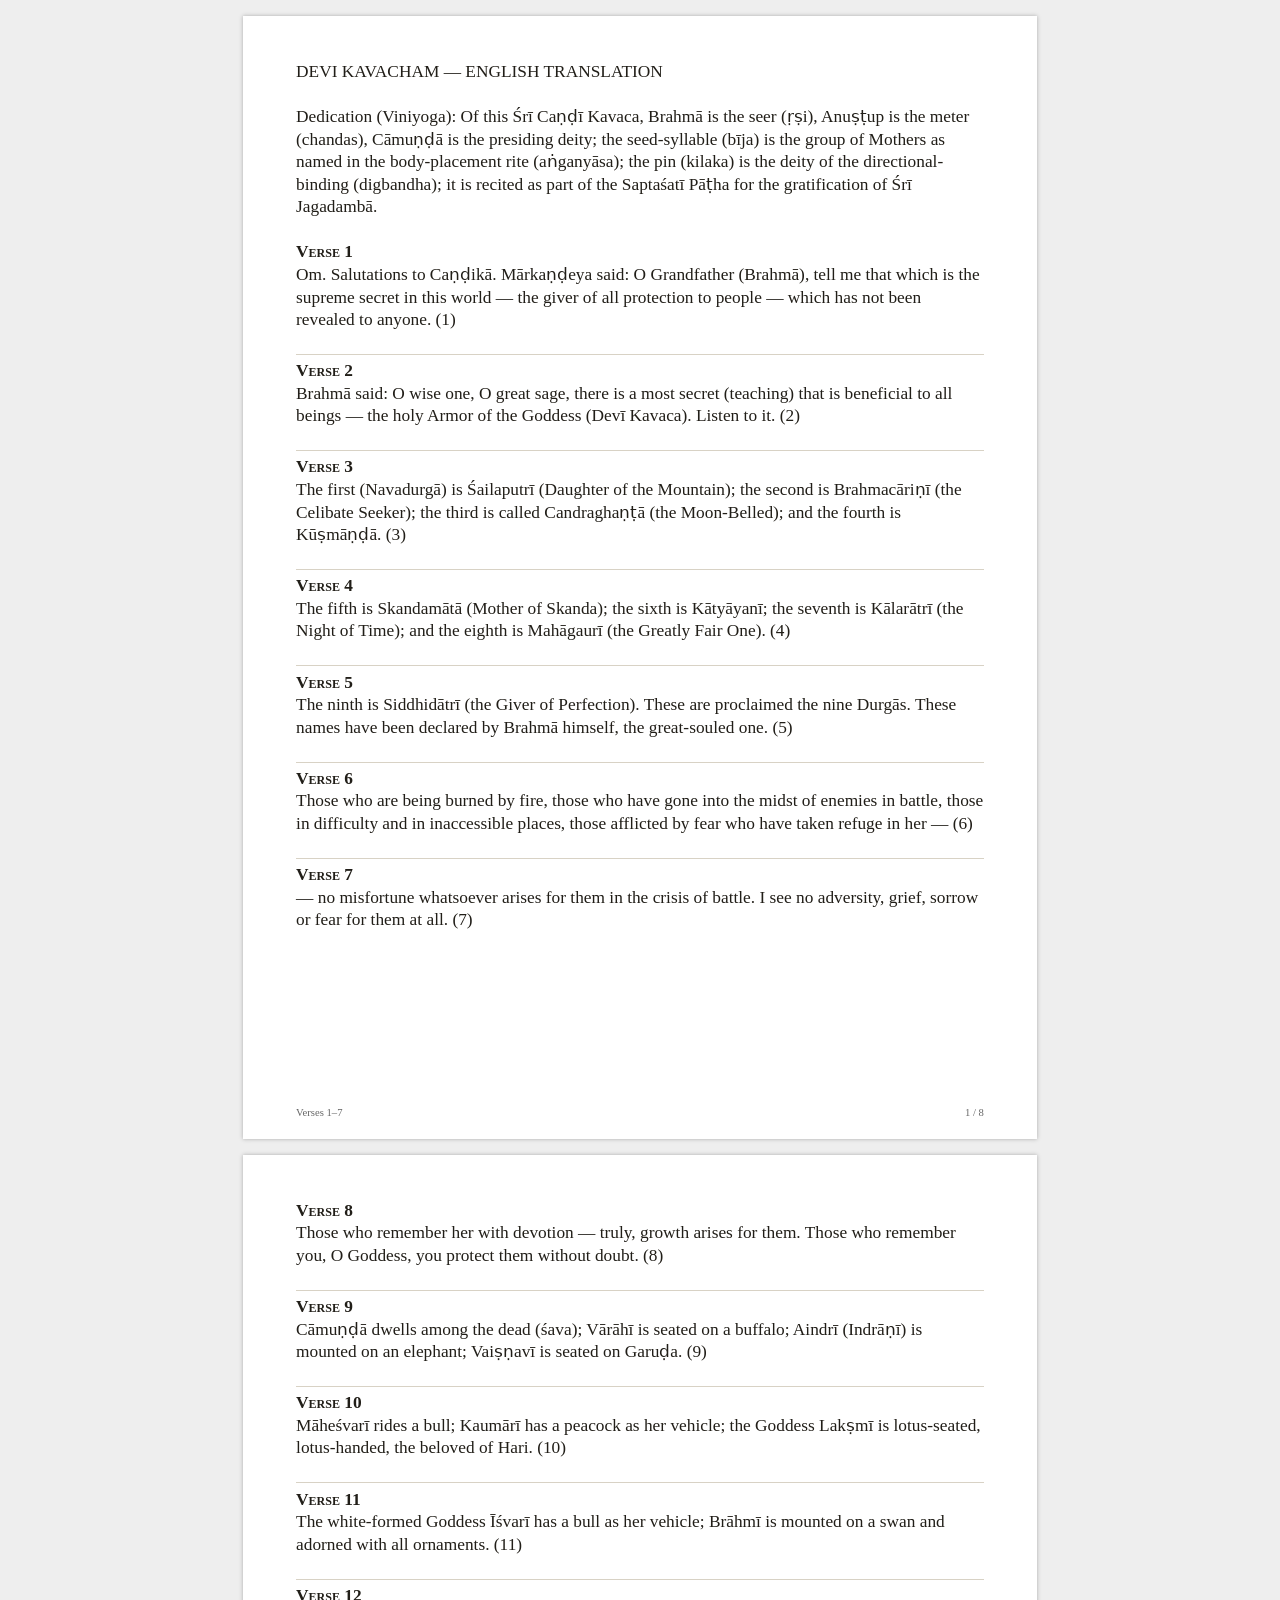
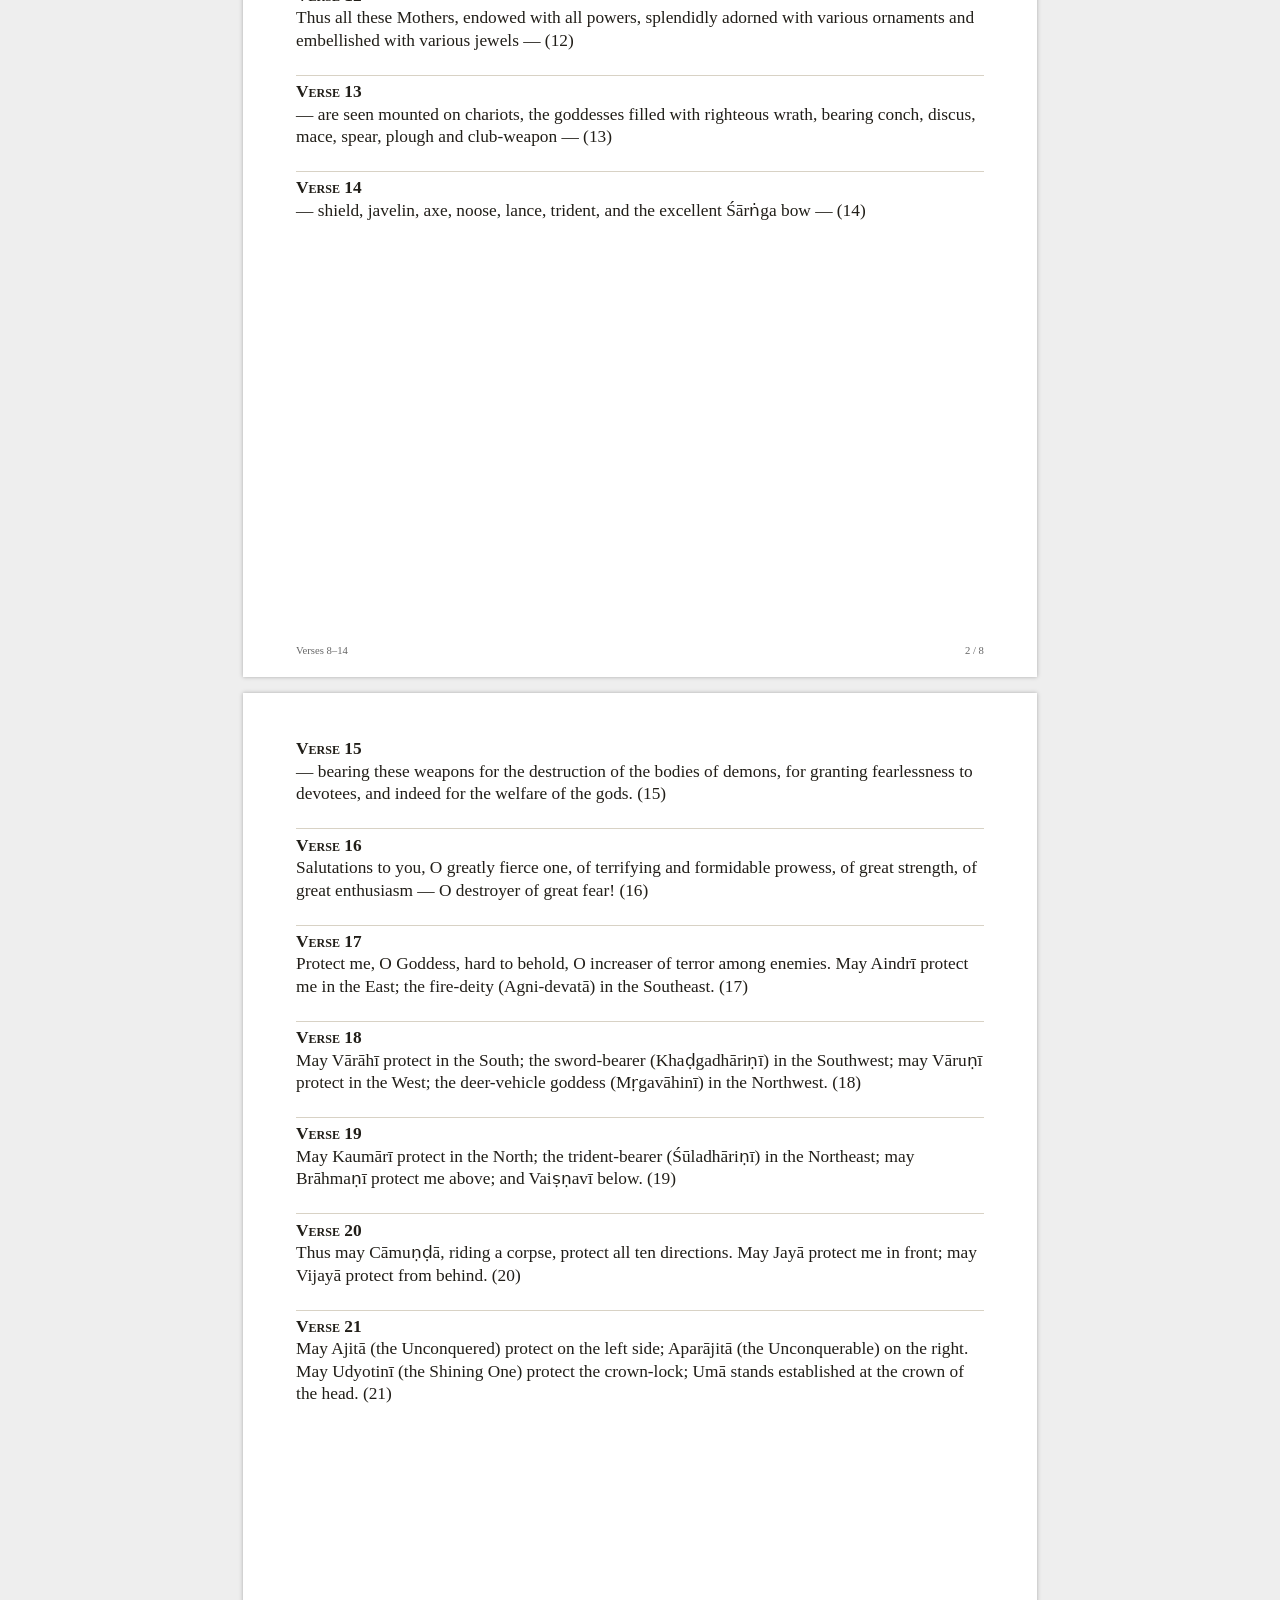
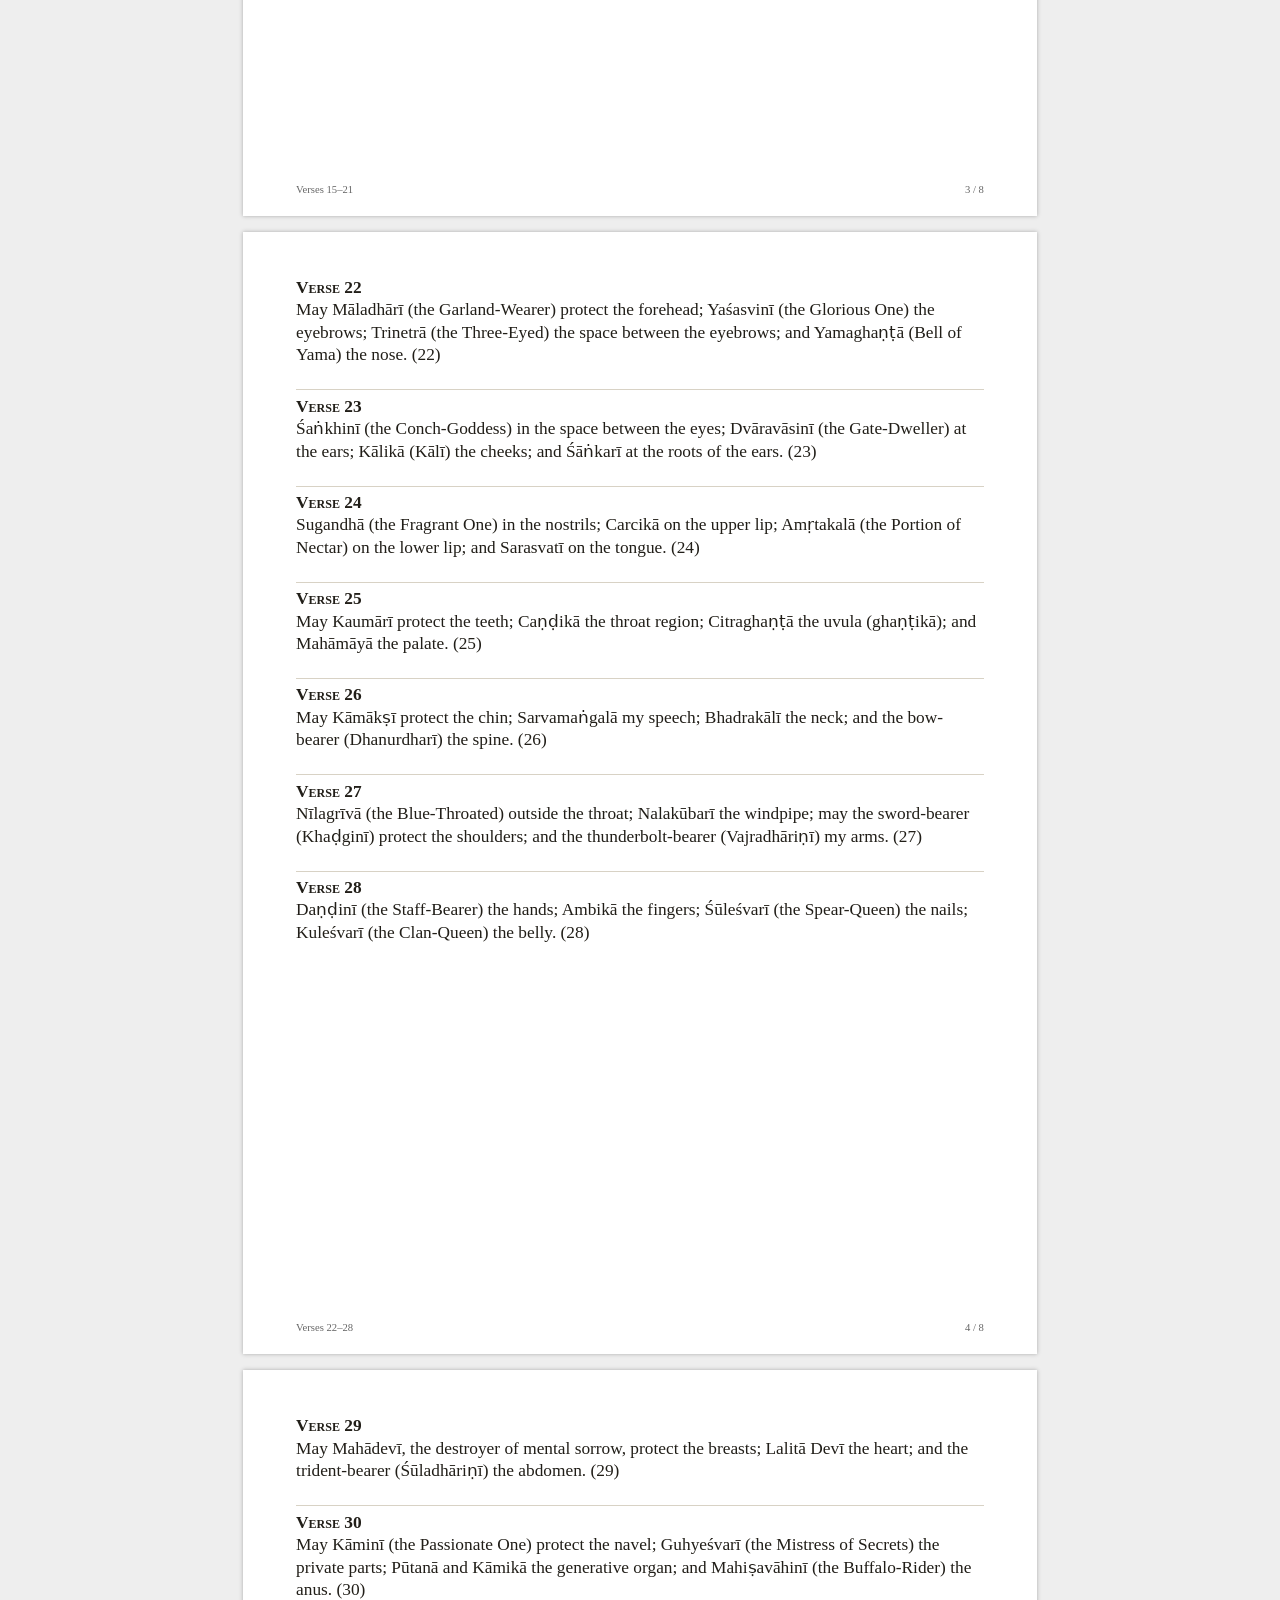
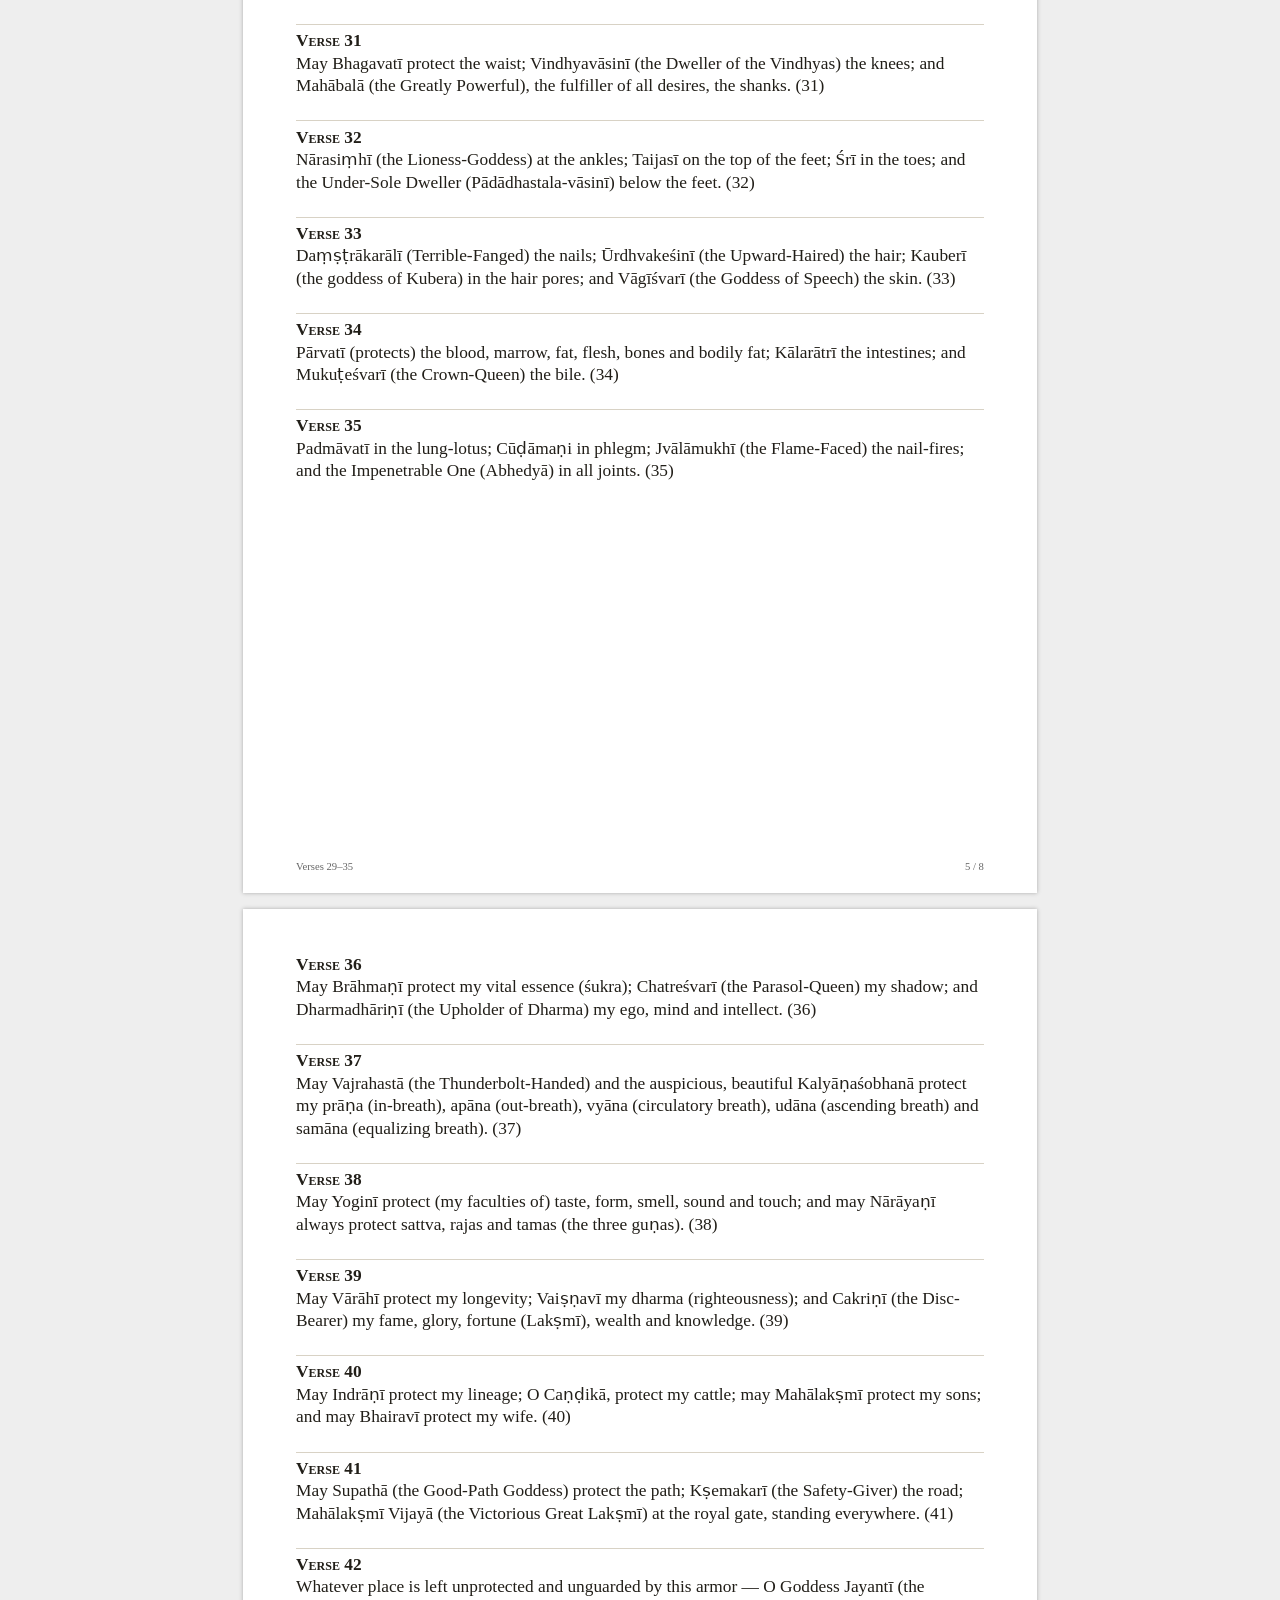
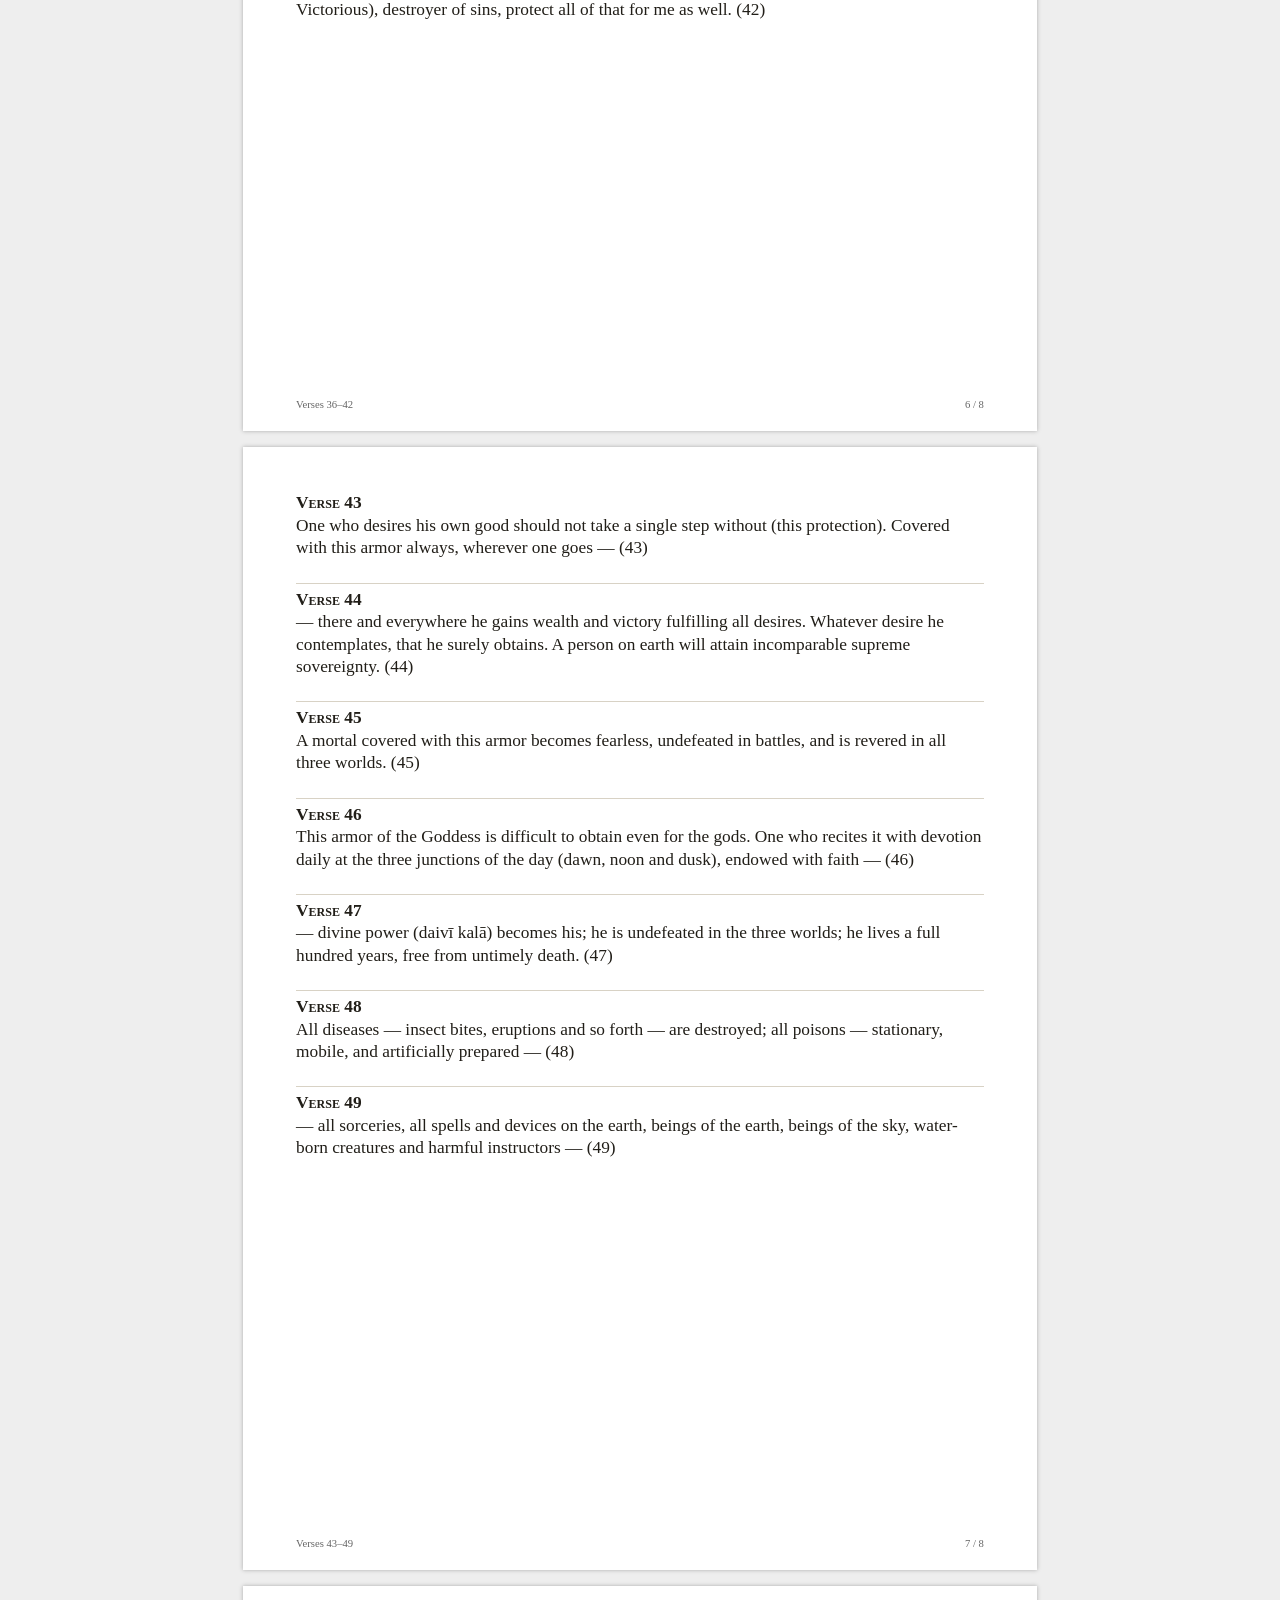
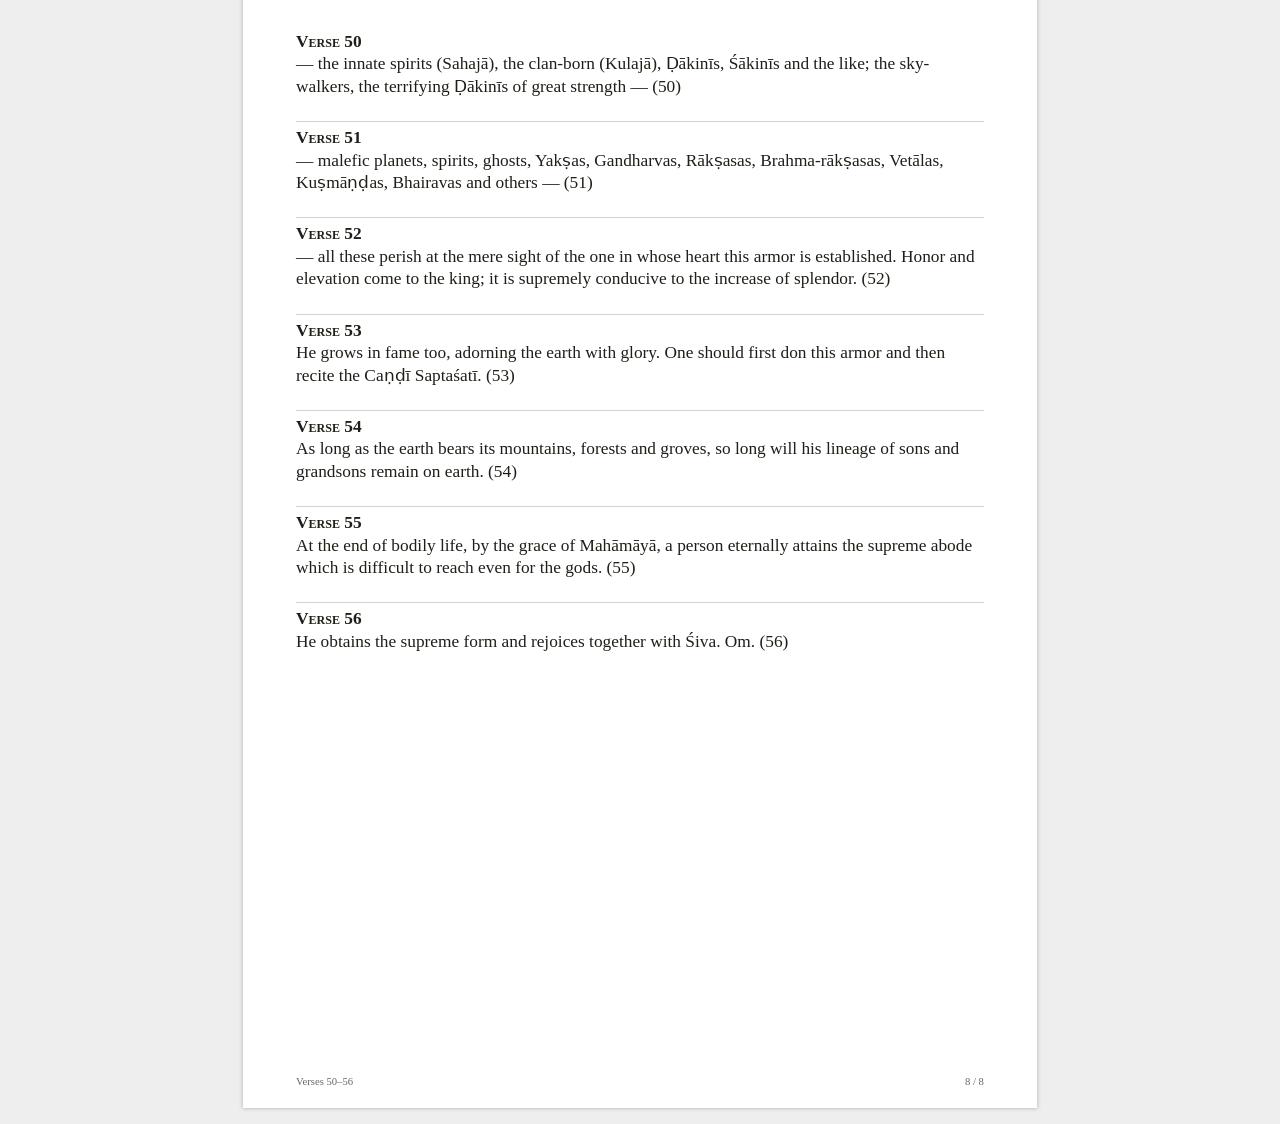
<file: exports/Devi-Kavacham-8-pages-7-verses.html>
<!doctype html><html lang="en"><head><meta charset="utf-8"><meta name="robots" content="noindex"><title>Devi Kavacham</title><style>@page{size:A4;margin:0}*{box-sizing:border-box}body{margin:0;background:#eee;font-family:Georgia,"Times New Roman",serif;color:#211e18}.sheet{width:210mm;height:297mm;padding:12mm 14mm;break-after:page;background:#fff;position:relative;font-size:12pt;line-height:1.3}.sheet:last-child{break-after:auto}.source-text{font:inherit;white-space:pre-wrap;tab-size:8;margin:0;overflow-wrap:anywhere}.verse{display:block}.verse+.verse{border-top:1px solid #d8d2c5;padding-top:.3em}.verse-label{font-variant:small-caps}.folio{position:absolute;bottom:5mm;left:14mm;right:14mm;font-size:8pt;color:#666;display:flex;justify-content:space-between}@media screen{.sheet{margin:1rem auto;box-shadow:0 0 4px #aaa}}</style></head><body><section class="sheet"><pre class="source-text">DEVI KAVACHAM — ENGLISH TRANSLATION

Dedication (Viniyoga): Of this Śrī Caṇḍī Kavaca, Brahmā is the seer (ṛṣi), Anuṣṭup is the meter (chandas), Cāmuṇḍā is the presiding deity; the seed-syllable (bīja) is the group of Mothers as named in the body-placement rite (aṅganyāsa); the pin (kilaka) is the deity of the directional-binding (digbandha); it is recited as part of the Saptaśatī Pāṭha for the gratification of Śrī Jagadambā.

<span class="verse" id="verse-1"><span class="verse-label"><strong>Verse 1</strong></span>
Om. Salutations to Caṇḍikā. Mārkaṇḍeya said: O Grandfather (Brahmā), tell me that which is the supreme secret in this world — the giver of all protection to people — which has not been revealed to anyone. (1)

</span><span class="verse" id="verse-2"><span class="verse-label"><strong>Verse 2</strong></span>
Brahmā said: O wise one, O great sage, there is a most secret (teaching) that is beneficial to all beings — the holy Armor of the Goddess (Devī Kavaca). Listen to it. (2)

</span><span class="verse" id="verse-3"><span class="verse-label"><strong>Verse 3</strong></span>
The first (Navadurgā) is Śailaputrī (Daughter of the Mountain); the second is Brahmacāriṇī (the Celibate Seeker); the third is called Candraghaṇṭā (the Moon-Belled); and the fourth is Kūṣmāṇḍā. (3)

</span><span class="verse" id="verse-4"><span class="verse-label"><strong>Verse 4</strong></span>
The fifth is Skandamātā (Mother of Skanda); the sixth is Kātyāyanī; the seventh is Kālarātrī (the Night of Time); and the eighth is Mahāgaurī (the Greatly Fair One). (4)

</span><span class="verse" id="verse-5"><span class="verse-label"><strong>Verse 5</strong></span>
The ninth is Siddhidātrī (the Giver of Perfection). These are proclaimed the nine Durgās. These names have been declared by Brahmā himself, the great-souled one. (5)

</span><span class="verse" id="verse-6"><span class="verse-label"><strong>Verse 6</strong></span>
Those who are being burned by fire, those who have gone into the midst of enemies in battle, those in difficulty and in inaccessible places, those afflicted by fear who have taken refuge in her — (6)

</span><span class="verse" id="verse-7"><span class="verse-label"><strong>Verse 7</strong></span>
— no misfortune whatsoever arises for them in the crisis of battle. I see no adversity, grief, sorrow or fear for them at all. (7)

</span></pre><div class="folio"><span>Verses 1–7</span><span>1 / 8</span></div></section><section class="sheet"><pre class="source-text"><span class="verse" id="verse-8"><span class="verse-label"><strong>Verse 8</strong></span>
Those who remember her with devotion — truly, growth arises for them. Those who remember you, O Goddess, you protect them without doubt. (8)

</span><span class="verse" id="verse-9"><span class="verse-label"><strong>Verse 9</strong></span>
Cāmuṇḍā dwells among the dead (śava); Vārāhī is seated on a buffalo; Aindrī (Indrāṇī) is mounted on an elephant; Vaiṣṇavī is seated on Garuḍa. (9)

</span><span class="verse" id="verse-10"><span class="verse-label"><strong>Verse 10</strong></span>
Māheśvarī rides a bull; Kaumārī has a peacock as her vehicle; the Goddess Lakṣmī is lotus-seated, lotus-handed, the beloved of Hari. (10)

</span><span class="verse" id="verse-11"><span class="verse-label"><strong>Verse 11</strong></span>
The white-formed Goddess Īśvarī has a bull as her vehicle; Brāhmī is mounted on a swan and adorned with all ornaments. (11)

</span><span class="verse" id="verse-12"><span class="verse-label"><strong>Verse 12</strong></span>
Thus all these Mothers, endowed with all powers, splendidly adorned with various ornaments and embellished with various jewels — (12)

</span><span class="verse" id="verse-13"><span class="verse-label"><strong>Verse 13</strong></span>
— are seen mounted on chariots, the goddesses filled with righteous wrath, bearing conch, discus, mace, spear, plough and club-weapon — (13)

</span><span class="verse" id="verse-14"><span class="verse-label"><strong>Verse 14</strong></span>
— shield, javelin, axe, noose, lance, trident, and the excellent Śārṅga bow — (14)

</span></pre><div class="folio"><span>Verses 8–14</span><span>2 / 8</span></div></section><section class="sheet"><pre class="source-text"><span class="verse" id="verse-15"><span class="verse-label"><strong>Verse 15</strong></span>
— bearing these weapons for the destruction of the bodies of demons, for granting fearlessness to devotees, and indeed for the welfare of the gods. (15)

</span><span class="verse" id="verse-16"><span class="verse-label"><strong>Verse 16</strong></span>
Salutations to you, O greatly fierce one, of terrifying and formidable prowess, of great strength, of great enthusiasm — O destroyer of great fear! (16)

</span><span class="verse" id="verse-17"><span class="verse-label"><strong>Verse 17</strong></span>
Protect me, O Goddess, hard to behold, O increaser of terror among enemies. May Aindrī protect me in the East; the fire-deity (Agni-devatā) in the Southeast. (17)

</span><span class="verse" id="verse-18"><span class="verse-label"><strong>Verse 18</strong></span>
May Vārāhī protect in the South; the sword-bearer (Khaḍgadhāriṇī) in the Southwest; may Vāruṇī protect in the West; the deer-vehicle goddess (Mṛgavāhinī) in the Northwest. (18)

</span><span class="verse" id="verse-19"><span class="verse-label"><strong>Verse 19</strong></span>
May Kaumārī protect in the North; the trident-bearer (Śūladhāriṇī) in the Northeast; may Brāhmaṇī protect me above; and Vaiṣṇavī below. (19)

</span><span class="verse" id="verse-20"><span class="verse-label"><strong>Verse 20</strong></span>
Thus may Cāmuṇḍā, riding a corpse, protect all ten directions. May Jayā protect me in front; may Vijayā protect from behind. (20)

</span><span class="verse" id="verse-21"><span class="verse-label"><strong>Verse 21</strong></span>
May Ajitā (the Unconquered) protect on the left side; Aparājitā (the Unconquerable) on the right. May Udyotinī (the Shining One) protect the crown-lock; Umā stands established at the crown of the head. (21)

</span></pre><div class="folio"><span>Verses 15–21</span><span>3 / 8</span></div></section><section class="sheet"><pre class="source-text"><span class="verse" id="verse-22"><span class="verse-label"><strong>Verse 22</strong></span>
May Māladhārī (the Garland-Wearer) protect the forehead; Yaśasvinī (the Glorious One) the eyebrows; Trinetrā (the Three-Eyed) the space between the eyebrows; and Yamaghaṇṭā (Bell of Yama) the nose. (22)

</span><span class="verse" id="verse-23"><span class="verse-label"><strong>Verse 23</strong></span>
Śaṅkhinī (the Conch-Goddess) in the space between the eyes; Dvāravāsinī (the Gate-Dweller) at the ears; Kālikā (Kālī) the cheeks; and Śāṅkarī at the roots of the ears. (23)

</span><span class="verse" id="verse-24"><span class="verse-label"><strong>Verse 24</strong></span>
Sugandhā (the Fragrant One) in the nostrils; Carcikā on the upper lip; Amṛtakalā (the Portion of Nectar) on the lower lip; and Sarasvatī on the tongue. (24)

</span><span class="verse" id="verse-25"><span class="verse-label"><strong>Verse 25</strong></span>
May Kaumārī protect the teeth; Caṇḍikā the throat region; Citraghaṇṭā the uvula (ghaṇṭikā); and Mahāmāyā the palate. (25)

</span><span class="verse" id="verse-26"><span class="verse-label"><strong>Verse 26</strong></span>
May Kāmākṣī protect the chin; Sarvamaṅgalā my speech; Bhadrakālī the neck; and the bow-bearer (Dhanurdharī) the spine. (26)

</span><span class="verse" id="verse-27"><span class="verse-label"><strong>Verse 27</strong></span>
Nīlagrīvā (the Blue-Throated) outside the throat; Nalakūbarī the windpipe; may the sword-bearer (Khaḍginī) protect the shoulders; and the thunderbolt-bearer (Vajradhāriṇī) my arms. (27)

</span><span class="verse" id="verse-28"><span class="verse-label"><strong>Verse 28</strong></span>
Daṇḍinī (the Staff-Bearer) the hands; Ambikā the fingers; Śūleśvarī (the Spear-Queen) the nails; Kuleśvarī (the Clan-Queen) the belly. (28)

</span></pre><div class="folio"><span>Verses 22–28</span><span>4 / 8</span></div></section><section class="sheet"><pre class="source-text"><span class="verse" id="verse-29"><span class="verse-label"><strong>Verse 29</strong></span>
May Mahādevī, the destroyer of mental sorrow, protect the breasts; Lalitā Devī the heart; and the trident-bearer (Śūladhāriṇī) the abdomen. (29)

</span><span class="verse" id="verse-30"><span class="verse-label"><strong>Verse 30</strong></span>
May Kāminī (the Passionate One) protect the navel; Guhyeśvarī (the Mistress of Secrets) the private parts; Pūtanā and Kāmikā the generative organ; and Mahiṣavāhinī (the Buffalo-Rider) the anus. (30)

</span><span class="verse" id="verse-31"><span class="verse-label"><strong>Verse 31</strong></span>
May Bhagavatī protect the waist; Vindhyavāsinī (the Dweller of the Vindhyas) the knees; and Mahābalā (the Greatly Powerful), the fulfiller of all desires, the shanks. (31)

</span><span class="verse" id="verse-32"><span class="verse-label"><strong>Verse 32</strong></span>
Nārasiṃhī (the Lioness-Goddess) at the ankles; Taijasī on the top of the feet; Śrī in the toes; and the Under-Sole Dweller (Pādādhastala-vāsinī) below the feet. (32)

</span><span class="verse" id="verse-33"><span class="verse-label"><strong>Verse 33</strong></span>
Daṃṣṭrākarālī (Terrible-Fanged) the nails; Ūrdhvakeśinī (the Upward-Haired) the hair; Kauberī (the goddess of Kubera) in the hair pores; and Vāgīśvarī (the Goddess of Speech) the skin. (33)

</span><span class="verse" id="verse-34"><span class="verse-label"><strong>Verse 34</strong></span>
Pārvatī (protects) the blood, marrow, fat, flesh, bones and bodily fat; Kālarātrī the intestines; and Mukuṭeśvarī (the Crown-Queen) the bile. (34)

</span><span class="verse" id="verse-35"><span class="verse-label"><strong>Verse 35</strong></span>
Padmāvatī in the lung-lotus; Cūḍāmaṇi in phlegm; Jvālāmukhī (the Flame-Faced) the nail-fires; and the Impenetrable One (Abhedyā) in all joints. (35)

</span></pre><div class="folio"><span>Verses 29–35</span><span>5 / 8</span></div></section><section class="sheet"><pre class="source-text"><span class="verse" id="verse-36"><span class="verse-label"><strong>Verse 36</strong></span>
May Brāhmaṇī protect my vital essence (śukra); Chatreśvarī (the Parasol-Queen) my shadow; and Dharmadhāriṇī (the Upholder of Dharma) my ego, mind and intellect. (36)

</span><span class="verse" id="verse-37"><span class="verse-label"><strong>Verse 37</strong></span>
May Vajrahastā (the Thunderbolt-Handed) and the auspicious, beautiful Kalyāṇaśobhanā protect my prāṇa (in-breath), apāna (out-breath), vyāna (circulatory breath), udāna (ascending breath) and samāna (equalizing breath). (37)

</span><span class="verse" id="verse-38"><span class="verse-label"><strong>Verse 38</strong></span>
May Yoginī protect (my faculties of) taste, form, smell, sound and touch; and may Nārāyaṇī always protect sattva, rajas and tamas (the three guṇas). (38)

</span><span class="verse" id="verse-39"><span class="verse-label"><strong>Verse 39</strong></span>
May Vārāhī protect my longevity; Vaiṣṇavī my dharma (righteousness); and Cakriṇī (the Disc-Bearer) my fame, glory, fortune (Lakṣmī), wealth and knowledge. (39)

</span><span class="verse" id="verse-40"><span class="verse-label"><strong>Verse 40</strong></span>
May Indrāṇī protect my lineage; O Caṇḍikā, protect my cattle; may Mahālakṣmī protect my sons; and may Bhairavī protect my wife. (40)

</span><span class="verse" id="verse-41"><span class="verse-label"><strong>Verse 41</strong></span>
May Supathā (the Good-Path Goddess) protect the path; Kṣemakarī (the Safety-Giver) the road; Mahālakṣmī Vijayā (the Victorious Great Lakṣmī) at the royal gate, standing everywhere. (41)

</span><span class="verse" id="verse-42"><span class="verse-label"><strong>Verse 42</strong></span>
Whatever place is left unprotected and unguarded by this armor — O Goddess Jayantī (the Victorious), destroyer of sins, protect all of that for me as well. (42)

</span></pre><div class="folio"><span>Verses 36–42</span><span>6 / 8</span></div></section><section class="sheet"><pre class="source-text"><span class="verse" id="verse-43"><span class="verse-label"><strong>Verse 43</strong></span>
One who desires his own good should not take a single step without (this protection). Covered with this armor always, wherever one goes — (43)

</span><span class="verse" id="verse-44"><span class="verse-label"><strong>Verse 44</strong></span>
— there and everywhere he gains wealth and victory fulfilling all desires. Whatever desire he contemplates, that he surely obtains. A person on earth will attain incomparable supreme sovereignty. (44)

</span><span class="verse" id="verse-45"><span class="verse-label"><strong>Verse 45</strong></span>
A mortal covered with this armor becomes fearless, undefeated in battles, and is revered in all three worlds. (45)

</span><span class="verse" id="verse-46"><span class="verse-label"><strong>Verse 46</strong></span>
This armor of the Goddess is difficult to obtain even for the gods. One who recites it with devotion daily at the three junctions of the day (dawn, noon and dusk), endowed with faith — (46)

</span><span class="verse" id="verse-47"><span class="verse-label"><strong>Verse 47</strong></span>
— divine power (daivī kalā) becomes his; he is undefeated in the three worlds; he lives a full hundred years, free from untimely death. (47)

</span><span class="verse" id="verse-48"><span class="verse-label"><strong>Verse 48</strong></span>
All diseases — insect bites, eruptions and so forth — are destroyed; all poisons — stationary, mobile, and artificially prepared — (48)

</span><span class="verse" id="verse-49"><span class="verse-label"><strong>Verse 49</strong></span>
— all sorceries, all spells and devices on the earth, beings of the earth, beings of the sky, water-born creatures and harmful instructors — (49)

</span></pre><div class="folio"><span>Verses 43–49</span><span>7 / 8</span></div></section><section class="sheet"><pre class="source-text"><span class="verse" id="verse-50"><span class="verse-label"><strong>Verse 50</strong></span>
— the innate spirits (Sahajā), the clan-born (Kulajā), Ḍākinīs, Śākinīs and the like; the sky-walkers, the terrifying Ḍākinīs of great strength — (50)

</span><span class="verse" id="verse-51"><span class="verse-label"><strong>Verse 51</strong></span>
— malefic planets, spirits, ghosts, Yakṣas, Gandharvas, Rākṣasas, Brahma-rākṣasas, Vetālas, Kuṣmāṇḍas, Bhairavas and others — (51)

</span><span class="verse" id="verse-52"><span class="verse-label"><strong>Verse 52</strong></span>
— all these perish at the mere sight of the one in whose heart this armor is established. Honor and elevation come to the king; it is supremely conducive to the increase of splendor. (52)

</span><span class="verse" id="verse-53"><span class="verse-label"><strong>Verse 53</strong></span>
He grows in fame too, adorning the earth with glory. One should first don this armor and then recite the Caṇḍī Saptaśatī. (53)

</span><span class="verse" id="verse-54"><span class="verse-label"><strong>Verse 54</strong></span>
As long as the earth bears its mountains, forests and groves, so long will his lineage of sons and grandsons remain on earth. (54)

</span><span class="verse" id="verse-55"><span class="verse-label"><strong>Verse 55</strong></span>
At the end of bodily life, by the grace of Mahāmāyā, a person eternally attains the supreme abode which is difficult to reach even for the gods. (55)

</span><span class="verse" id="verse-56"><span class="verse-label"><strong>Verse 56</strong></span>
He obtains the supreme form and rejoices together with Śiva. Om. (56)

</span></pre><div class="folio"><span>Verses 50–56</span><span>8 / 8</span></div></section><script>window.fitPages=()=>{const results=[];for(const sheet of document.querySelectorAll('.sheet')){let size=13;const pre=sheet.querySelector('pre');const available=sheet.clientHeight-parseFloat(getComputedStyle(sheet).paddingTop)-parseFloat(getComputedStyle(sheet).paddingBottom);do{sheet.style.fontSize=size+'pt';if(pre.getBoundingClientRect().height<=available)break;size-=.25;}while(size>=10);if(size<10)throw Error('Text overflows a fixed page. Reduce added text or use a larger paper size.');results.push(size);}return results;};window.addEventListener('load',window.fitPages);</script></body></html>
</file>
<file: assets/vendor/tufte.css>
@charset "UTF-8";

/* Import ET Book styles
   adapted from https://github.com/edwardtufte/et-book/blob/gh-pages/et-book.css */

@font-face {
    font-family: "et-book";
    src: url("et-book/et-book-roman-line-figures/et-book-roman-line-figures.eot");
    src: url("et-book/et-book-roman-line-figures/et-book-roman-line-figures.eot?#iefix") format("embedded-opentype"), url("et-book/et-book-roman-line-figures/et-book-roman-line-figures.woff") format("woff"), url("et-book/et-book-roman-line-figures/et-book-roman-line-figures.ttf") format("truetype"), url("et-book/et-book-roman-line-figures/et-book-roman-line-figures.svg#etbookromanosf") format("svg");
    font-weight: normal;
    font-style: normal;
    font-display: swap;
}

@font-face {
    font-family: "et-book";
    src: url("et-book/et-book-display-italic-old-style-figures/et-book-display-italic-old-style-figures.eot");
    src: url("et-book/et-book-display-italic-old-style-figures/et-book-display-italic-old-style-figures.eot?#iefix") format("embedded-opentype"), url("et-book/et-book-display-italic-old-style-figures/et-book-display-italic-old-style-figures.woff") format("woff"), url("et-book/et-book-display-italic-old-style-figures/et-book-display-italic-old-style-figures.ttf") format("truetype"), url("et-book/et-book-display-italic-old-style-figures/et-book-display-italic-old-style-figures.svg#etbookromanosf") format("svg");
    font-weight: normal;
    font-style: italic;
    font-display: swap;
}

@font-face {
    font-family: "et-book";
    src: url("et-book/et-book-bold-line-figures/et-book-bold-line-figures.eot");
    src: url("et-book/et-book-bold-line-figures/et-book-bold-line-figures.eot?#iefix") format("embedded-opentype"), url("et-book/et-book-bold-line-figures/et-book-bold-line-figures.woff") format("woff"), url("et-book/et-book-bold-line-figures/et-book-bold-line-figures.ttf") format("truetype"), url("et-book/et-book-bold-line-figures/et-book-bold-line-figures.svg#etbookromanosf") format("svg");
    font-weight: bold;
    font-style: normal;
    font-display: swap;
}

@font-face {
    font-family: "et-book-roman-old-style";
    src: url("et-book/et-book-roman-old-style-figures/et-book-roman-old-style-figures.eot");
    src: url("et-book/et-book-roman-old-style-figures/et-book-roman-old-style-figures.eot?#iefix") format("embedded-opentype"), url("et-book/et-book-roman-old-style-figures/et-book-roman-old-style-figures.woff") format("woff"), url("et-book/et-book-roman-old-style-figures/et-book-roman-old-style-figures.ttf") format("truetype"), url("et-book/et-book-roman-old-style-figures/et-book-roman-old-style-figures.svg#etbookromanosf") format("svg");
    font-weight: normal;
    font-style: normal;
    font-display: swap;
}

/* Tufte CSS styles */
html {
    font-size: 15px;
}

body {
    width: 87.5%;
    margin-left: auto;
    margin-right: auto;
    padding-left: 12.5%;
    font-family: et-book, Palatino, "Palatino Linotype", "Palatino LT STD", "Book Antiqua", Georgia, serif;
    background-color: #fffff8;
    color: #111;
    max-width: 1400px;
    counter-reset: sidenote-counter;
}

/* Adds dark mode */
@media (prefers-color-scheme: dark) {
    body {
        background-color: #151515;
        color: #ddd;
    }
}

h1 {
    font-weight: 400;
    margin-top: 4rem;
    margin-bottom: 1.5rem;
    font-size: 3.2rem;
    line-height: 1;
}

h2 {
    font-style: italic;
    font-weight: 400;
    margin-top: 2.1rem;
    margin-bottom: 1.4rem;
    font-size: 2.2rem;
    line-height: 1;
}

h3 {
    font-style: italic;
    font-weight: 400;
    font-size: 1.7rem;
    margin-top: 2rem;
    margin-bottom: 1.4rem;
    line-height: 1;
}

hr {
    display: block;
    height: 1px;
    width: 55%;
    border: 0;
    border-top: 1px solid #ccc;
    margin: 1em 0;
    padding: 0;
}

p.subtitle {
    font-style: italic;
    margin-top: 1rem;
    margin-bottom: 1rem;
    font-size: 1.8rem;
    display: block;
    line-height: 1;
}

.numeral {
    font-family: et-book-roman-old-style;
}

.danger {
    color: red;
}

article {
    padding: 5rem 0rem;
}

section {
    padding-top: 1rem;
    padding-bottom: 1rem;
}

p,
dl,
ol,
ul {
    font-size: 1.4rem;
    line-height: 2rem;
}

p {
    margin-top: 1.4rem;
    margin-bottom: 1.4rem;
    padding-right: 0;
    vertical-align: baseline;
}

sup {
    line-height: 0;
}

/* Chapter Epigraphs */
div.epigraph {
    margin: 5em 0;
}

div.epigraph > blockquote {
    margin-top: 3em;
    margin-bottom: 3em;
}

div.epigraph > blockquote,
div.epigraph > blockquote > p {
    font-style: italic;
}

div.epigraph > blockquote > footer {
    font-style: normal;
}

div.epigraph > blockquote > footer > cite {
    font-style: italic;
}
/* end chapter epigraphs styles */

blockquote {
    font-size: 1.4rem;
}

blockquote p {
    width: 55%;
    margin-right: 40px;
}

blockquote footer {
    width: 55%;
    font-size: 1.1rem;
    text-align: right;
}

section > p,
section > footer,
section > table {
    width: 55%;
}

/* 50 + 5 == 55, to be the same width as paragraph */
section > dl,
section > ol,
section > ul {
    width: 50%;
    -webkit-padding-start: 5%;
}

dt:not(:first-child),
li:not(:first-child) {
    margin-top: 0.25rem;
}

figure {
    padding: 0;
    border: 0;
    font-size: 100%;
    font: inherit;
    vertical-align: baseline;
    max-width: 55%;
    -webkit-margin-start: 0;
    -webkit-margin-end: 0;
    margin: 0 0 3em 0;
}

figcaption {
    float: right;
    clear: right;
    margin-top: 0;
    margin-bottom: 0;
    font-size: 1.1rem;
    line-height: 1.6;
    vertical-align: baseline;
    position: relative;
    max-width: 40%;
}

figure.fullwidth figcaption {
    margin-right: 24%;
}

a:link,
a:visited {
    color: inherit;
    text-underline-offset: 0.1em;
    text-decoration-thickness: 0.05em;
}

/* Sidenotes, margin notes, figures, captions */
img {
    max-width: 100%;
    height: auto;
}

figure.fullwidth img {
    width: 100%;
}

.sidenote,
.marginnote {
    float: right;
    clear: right;
    margin-right: -60%;
    width: 50%;
    margin-top: 0.3rem;
    margin-bottom: 0;
    font-size: 1.1rem;
    line-height: 1.3;
    vertical-align: baseline;
    position: relative;
}

.sidenote-number {
    counter-increment: sidenote-counter;
}

.sidenote-number:after,
.sidenote:before {
    font-family: et-book-roman-old-style;
    position: relative;
    vertical-align: baseline;
}

.sidenote-number:after {
    content: counter(sidenote-counter);
    font-size: 1rem;
    top: -0.5rem;
    left: 0.1rem;
}

.sidenote:before {
    content: counter(sidenote-counter) " ";
    font-size: 1rem;
    top: -0.5rem;
}

blockquote .sidenote,
blockquote .marginnote {
    margin-right: -82%;
    min-width: 59%;
    text-align: left;
}

div.fullwidth,
table.fullwidth {
    width: 100%;
}

div.table-wrapper {
    overflow-x: auto;
    font-family: "Trebuchet MS", "Gill Sans", "Gill Sans MT", sans-serif;
}

.sans {
    font-family: "Gill Sans", "Gill Sans MT", Calibri, sans-serif;
    letter-spacing: .03em;
}

code, pre > code {
    font-family: Consolas, "Liberation Mono", Menlo, Courier, monospace;
    font-size: 1.0rem;
    line-height: 1.42;
    -webkit-text-size-adjust: 100%; /* Prevent adjustments of font size after orientation changes in iOS. See https://github.com/edwardtufte/tufte-css/issues/81#issuecomment-261953409 */
}

.sans > code {
    font-size: 1.2rem;
}

h1 > code,
h2 > code,
h3 > code {
    font-size: 0.80em;
}

.marginnote > code,
.sidenote > code {
    font-size: 1rem;
}

pre > code {
    font-size: 0.9rem;
    width: 52.5%;
    margin-left: 2.5%;
    overflow-x: auto;
    display: block;
}

pre.fullwidth > code {
    width: 90%;
}

.fullwidth {
    max-width: 90%;
    clear:both;
}

span.newthought {
    font-variant: small-caps;
    font-size: 1.2em;
}

input.margin-toggle {
    display: none;
}

label.sidenote-number {
    display: inline-block;
    max-height: 2rem; /* should be less than or equal to paragraph line-height */
}

label.margin-toggle:not(.sidenote-number) {
    display: none;
}

.iframe-wrapper {
    position: relative;
    padding-bottom: 56.25%; /* 16:9 */
    padding-top: 25px;
    height: 0;
}

.iframe-wrapper iframe {
    position: absolute;
    top: 0;
    left: 0;
    width: 100%;
    height: 100%;
}

@media (max-width: 760px) {
    body {
        width: 84%;
        padding-left: 8%;
        padding-right: 8%;
    }

    hr,
    section > p,
    section > footer,
    section > table {
        width: 100%;
    }

    pre > code {
        width: 97%;
    }

    section > dl,
    section > ol,
    section > ul {
        width: 90%;
    }

    figure {
        max-width: 90%;
    }

    figcaption,
    figure.fullwidth figcaption {
        margin-right: 0%;
        max-width: none;
    }

    blockquote {
        margin-left: 1.5em;
        margin-right: 0em;
    }

    blockquote p,
    blockquote footer {
        width: 100%;
    }

    label.margin-toggle:not(.sidenote-number) {
        display: inline;
    }

    .sidenote,
    .marginnote {
        display: none;
    }

    .margin-toggle:checked + .sidenote,
    .margin-toggle:checked + .marginnote {
        display: block;
        float: left;
        left: 1rem;
        clear: both;
        width: 95%;
        margin: 1rem 2.5%;
        vertical-align: baseline;
        position: relative;
    }

    label {
        cursor: pointer;
    }

    div.table-wrapper,
    table {
        width: 85%;
    }

    img {
        width: 100%;
    }
}
</file>
<file: assets/reader.css>
:root { color-scheme: light; --reading-size: 1.15rem; }
* { box-sizing: border-box; }
body { width: 100%; max-width: none; margin: 0; padding: .65rem 1rem; background: #fffff8; color: #211e18; }
body, button, select { font-family: Georgia, 'Times New Roman', serif; }
.book-header { display: flex; align-items: center; justify-content: space-between; flex-wrap: wrap; gap: .5rem 1.5rem; border-bottom: 1px solid #d8d2c5; padding-bottom: .6rem; }
h1 { margin: 0; font-weight: normal; font-size: clamp(1.6rem, 3vw, 2rem); line-height: 1.25; }
nav, .page-controls, .text-controls, .epub-controls { display: flex; align-items: center; flex-wrap: wrap; gap: .65rem; }
nav a { font-size: .95rem; }
a { color: #593322; text-decoration: underline; text-underline-offset: .18em; }
button, select { min-height: 44px; padding: .4rem .65rem; border: 1px solid #938876; border-radius: 2px; background: transparent; color: inherit; font-size: .95rem; }
button { cursor: pointer; }
button:disabled { opacity: .5; cursor: default; }
button:hover:not(:disabled) { background: #eeeade; }
:focus-visible { outline: 3px solid #744422; outline-offset: 3px; }
.skip-link { position: absolute; top: -8rem; padding: .7rem; background: #fffff8; z-index: 2; }
.skip-link:focus { top: .5rem; }
.reader-controls { display: flex; flex-wrap: wrap; justify-content: space-between; gap: .5rem; padding: .6rem 0; }
[hidden] { display: none !important; }
#html-reader { max-width: 43rem; margin: 0 auto; }
.reading-page { padding: 1.5rem 0; border-bottom: 1px solid #d8d2c5; scroll-margin-top: 1rem; }
.reading-page h2 { font-size: 1.2rem; font-style: normal; font-weight: normal; margin: 0 0 1.2rem; color: #5b5144; }
pre.source-text { font-family: Georgia, 'Times New Roman', serif; font-size: var(--reading-size); line-height: 1.75; white-space: pre-wrap; overflow-wrap: anywhere; tab-size: 8; width: 100%; padding: 0; margin: 0; background: transparent; }
.verse { display: block; scroll-margin-top: 1rem; }
.verse + .verse { border-top: 1px solid #d8d2c5; padding-top: .7em; }
.verse-label { font-weight: bold; font-variant: small-caps; color: #593322; }
footer { border-top: 1px solid #d8d2c5; padding-top: .5rem; margin-top: 1.5rem; }
footer p { width: auto; font-size: .9rem; line-height: 1.5; margin: .5rem 0; }
#epub-reader .reader-help { width: auto; max-width: none; font-size: .9rem; line-height: 1.4; margin: .1rem 0 .7rem; color: #5b5144; }
#epub-status { width: auto; font-size: .95rem; }
#epub-status:empty { display: none; }
#epub-area { height: calc(100svh - 10rem); min-height: 18rem; background: #fffff8; }
#epub-area.facing-pages { position: relative; border: 1px solid #d8d2c5; }
#epub-area.facing-pages::after { content: ''; position: absolute; inset: 0 auto 0 50%; width: 1px; background: #d8d2c5; pointer-events: none; }
.epub-controls { justify-content: center; margin-top: .75rem; }
.book-spread { display: grid; grid-template-columns: minmax(0, 1fr) minmax(0, 1fr); gap: 2rem; padding: .75rem 1rem; }
.book-spread.opening-spread { grid-template-columns: minmax(0, 1fr); }
.book-leaf { display: flex; flex-direction: column; min-width: 0; min-height: 0; }
.opening-spread .book-leaf { width: min(100%, 60rem); margin: 0 auto; }
.book-leaf h2 { flex: none; width: auto; margin: 0 0 .5rem; font-size: .95rem; font-style: normal; font-weight: normal; color: #5b5144; }
.book-leaf-body { flex: 1; min-height: 0; }
.book-leaf-body .epub-container { overflow-x: hidden !important; }
@media (max-width: 899px) { body { padding: .8rem 1rem; } #epub-area { height: auto; min-height: 0; } select { max-width: 100%; } }
@media print { nav, .book-menu, .reader-controls, .skip-link, #epub-reader { display: none !important; } #html-reader[hidden] { display: block !important; } body { max-width: none; padding: 0; } .reading-page { break-before: page; max-width: none; border: 0; } .book-header { border: 0; } }

/* Fitted book pages keep all seven verses visible at once. */
body.book-mode { height: 100svh; overflow: hidden; background: #e9e5dc; }
.book-mode footer { display: none; }
.book-mode .book-header { border-bottom: 0; }
.book-mode #epub-area { min-height: 0; background: #fffdf5; border: 1px solid #d8d2c5; box-shadow: 0 3px 12px #33271818; }
.book-spread { gap: 3rem; padding: 1.25rem clamp(.75rem, 3vw, 3rem); }
.book-spread.single-spread { grid-template-columns: minmax(0, 1fr); }
.book-leaf h2 { text-align: center; font-variant: small-caps; font-size: .8rem; margin-bottom: .8rem; letter-spacing: .04em; }
.book-leaf-body, .book-leaf-body .epub-container { overflow: hidden !important; }
.book-mode #epub-area.facing-pages::after { width: 2rem; transform: translateX(-50%); background: linear-gradient(90deg, transparent, #3327180a 48%, #3327181a 50%, #3327180a 52%, transparent); }
.book-mode .reader-help { margin-bottom: .4rem !important; }
@media (max-width: 899px) { body.book-mode { padding: .35rem .5rem; } .book-mode h1 { font-size: 1.35rem; } .book-mode nav { gap: .5rem; } .book-mode nav a { font-size: .8rem; } .book-mode .reader-controls { padding: .3rem 0; } .book-spread { padding: .75rem; } }

/* Quiet toolbar: primary reading controls stay visible; secondary actions live in More. */
:root { --header-base: #f2efe7; --header-tint: #f6f3ec; --alternate-ink: #245c45; --control-rule: #75654e30; }
.book-header { margin: -.65rem -1rem .7rem; padding: .65rem 1rem; gap: .75rem; flex-wrap: nowrap; background: linear-gradient(180deg, var(--header-tint), var(--header-base)); border-bottom: 1px solid var(--control-rule); }
.book-header h1 { display: inline-flex; align-items: center; gap: .4rem; font-size: 1.35rem; white-space: nowrap; }
.site-logo { display: block; width: 24px; height: 24px; flex: none; }
.book-header .reader-controls { flex: 1; display: flex; align-items: center; justify-content: flex-end; flex-wrap: nowrap; padding: 0; gap: .75rem; }
.book-header .page-controls label { position: absolute; width: 1px; height: 1px; overflow: hidden; clip-path: inset(50%); }
.book-header button, .book-header select, .book-header summary { min-height: 36px; color: inherit; font: .85rem/1.2 Helvetica, Arial, sans-serif; }
.book-header select { max-width: 11rem; padding: .45rem .65rem; border: 1px solid var(--control-rule); border-radius: 7px; background: var(--paper, #fffdf5); }
.book-header .text-controls { flex-wrap: nowrap; gap: .5rem; }
.text-size-control { display: inline-flex; overflow: hidden; border: 1px solid var(--control-rule); border-radius: 7px; background: var(--paper, #fffdf5); }
.text-size-control button { width: 36px; padding: .35rem; border: 0; border-radius: 0; background: transparent; }
.text-size-control button + button { border-left: 1px solid var(--control-rule); }
.text-size-control:focus-within { outline: 2px solid var(--focus, #744422); outline-offset: 3px; }
.text-size-control button:focus-visible { outline-offset: -3px; }
.book-menu, .appearance-settings { position: relative; }
.book-header summary { display: flex; align-items: center; gap: .4rem; padding: .45rem .65rem; border: 1px solid transparent; border-radius: 7px; cursor: pointer; list-style: none; }
.book-header summary::-webkit-details-marker { display: none; }
.book-header summary::after { content: '⌄'; font-size: .85em; opacity: .65; }
.book-header details[open] > summary { background: var(--paper, #fffdf5); border-color: var(--control-rule); }
.book-header summary:hover, .book-header button:hover:not(:disabled) { background: var(--hover, #e9e4d8); }
.book-menu-panel { position: absolute; right: 0; top: calc(100% + .5rem); z-index: 6; min-width: 12rem; padding: .35rem; border: 1px solid var(--control-rule); border-radius: 10px; background: var(--paper, #fffdf5); box-shadow: 0 8px 28px #30201920; }
.book-menu-panel a, .book-menu-panel button { display: block; width: 100%; padding: .7rem .75rem; text-align: left; white-space: nowrap; border: 0; border-radius: 6px; background: transparent; color: inherit; text-decoration: none; font: .85rem/1.3 Helvetica, Arial, sans-serif; }
.book-menu-panel a:hover { background: var(--hover, #e9e4d8); }
#epub-toggle { border-top: 1px solid var(--control-rule); border-radius: 0 0 6px 6px; margin-top: .25rem; }
.book-header .epub-controls { flex-wrap: nowrap; gap: .2rem; margin: 0; }
.book-header .epub-controls [data-turn] { width: 36px; min-height: 36px; height: 36px; padding: 0; border: 0; border-radius: 7px; background: transparent; font-size: 1.5rem; }
#book-position { position: absolute; width: 1px; height: 1px; overflow: hidden; clip-path: inset(50%); }
#epub-help { position: absolute; width: 1px !important; height: 1px; padding: 0; overflow: hidden; clip-path: inset(50%); }
.verse + .verse { border: 0; padding: 0; margin-top: .65em; }
.source-marker { display: none; }
.verse::before { content: attr(data-label); color: #a04d45; font-size: .78em; font-weight: normal; margin-right: .45em; }
.verse { color: var(--verse-ink, #211e18); }
.verse[data-tone="even"] { color: var(--alternate-ink); }
@media (max-width: 899px) {
 .book-header { margin: -.35rem -.5rem .5rem; padding: .4rem .5rem; flex-wrap: wrap; gap: .4rem; }
 .book-header h1 { font-size: 1.15rem; }
 .site-logo { width: 20px; height: 20px; }
 .book-menu { margin-left: auto; }
 .book-header .reader-controls { order: 3; flex-basis: 100%; flex-wrap: wrap; justify-content: space-between; gap: .4rem; }
 .book-header select { max-width: 10rem; }
 .book-header .text-controls { margin-left: auto; }
 .book-header .epub-controls { margin-left: auto; }
}
@media (max-width: 420px) {
 .book-header button, .book-header select, .book-header summary { font-size: .75rem; }
 .book-header .reader-controls, .book-header .text-controls { gap: .25rem; }
 .book-header summary { padding: .4rem; }
}
@media (pointer: coarse) {
 .book-header button, .book-header select, .book-header summary { min-height: 44px; }
 .text-size-control button, .book-header .epub-controls [data-turn] { width: 44px; min-height: 44px; height: 44px; }
}

/* The cover sits beneath a continuous paper spread; the binding is shaded paper. */
.epub-controls [data-turn] { width: 44px; padding: 0; font-size: 2rem; line-height: 1; border-color: transparent; border-radius: 50%; }
.epub-controls [data-turn]:hover:not(:disabled) { background: #8b3a2920; }
.epub-controls { gap: 2rem; }
.book-mode #epub-area.book-spread { background: linear-gradient(90deg, #722c31, #9a4146 12%, #813238 48%, #552025 50%, #813238 52%, #9a4146 88%, #722c31); border: 1px solid #66353a; border-radius: 4px 6px 6px 4px; padding: .22rem .22rem .35rem; gap: 0; perspective: 1600px; overflow: hidden; box-shadow: 0 2px 0 #d8cfba, 0 4px 0 #754048, 0 10px 22px #30201920; }
.book-spread .book-leaf { background: var(--paper, #fffdf5); padding: 1.15rem clamp(.75rem, 2vw, 2rem); border-radius: 2px 4px 4px 2px; box-shadow: inset 0 -2px 0 #cfc6b2, inset 0 -4px 0 #f0eadc, 0 1px 3px #321b1850; backface-visibility: hidden; }
.book-spread.facing-pages .book-leaf:first-child { border-radius: 3px 0 0 3px; background-image: linear-gradient(90deg, transparent 88%, #4c302006 95%, #4c302010 100%); }
.book-spread.facing-pages .book-leaf:last-child { border-radius: 0 3px 3px 0; background-image: linear-gradient(90deg, #4c302012, #4c302008 5%, transparent 12%); }
.book-mode #epub-area.book-spread.facing-pages::after { width: 1rem; background: linear-gradient(90deg, transparent, #3e2c1806 42%, #3e2c181c 50%, #3e2c1806 58%, transparent); transform: translateX(-50%); top: .5rem; bottom: .7rem; }
.opening-spread .book-leaf { width: 100%; }
@media (max-width: 899px) { .book-mode #epub-area.book-spread { padding: .2rem; } .book-spread .book-leaf { padding: .7rem; } }
@media (prefers-reduced-motion: reduce) { .book-leaf { transform: none !important; } }

/* A two-sided sheet hinges at the fold above the newly fitted spread. */
.turn-overlay { position: fixed; z-index: 3; pointer-events: none; perspective: 1800px; overflow: hidden; }
.turn-overlay .book-leaf { background: var(--paper, #fffdf5); padding: 1.15rem clamp(.75rem, 2vw, 2rem); }
.turn-overlay .verse::before { content: none; }
.turn-sheet { z-index: 2; transform-style: preserve-3d; }
.turn-face { position: absolute; inset: 0; width: 100%; height: 100%; backface-visibility: hidden; overflow: hidden; background: var(--paper, #fffdf5); }
.turn-front { transform: rotateY(0deg); }
.turn-back { transform: rotateY(180deg); }
.turn-back::after { content: ''; position: absolute; inset: 0; background: linear-gradient(90deg, #33271816, transparent 25%, transparent 80%, #3327180a); pointer-events: none; }
@media (max-width: 899px) { .turn-overlay .book-leaf { padding: .7rem; } }
@media print { .turn-overlay { display: none; } }

/* Top-level navigation stays outside the reading controls. */
.site-tabs { display: flex; flex-wrap: nowrap; gap: .15rem; }
.site-tabs a { display: block; padding: .6rem .7rem; border-radius: 6px; color: var(--muted, #5b5144); text-decoration: none; font: .82rem/1.2 Helvetica, Arial, sans-serif; }
.site-tabs a[aria-current="page"] { color: var(--ink, #211e18); background: var(--paper, #fffdf5); box-shadow: inset 0 -2px 0 #245c45; }
.site-tabs a:hover { background: var(--hover, #e9e4d8); }
.book-header .site-tabs { margin-left: .7rem; }
@media (max-width: 899px) {
 .book-header .site-tabs { order: 2; flex-basis: 100%; margin-left: 0; border-bottom: 1px solid var(--control-rule); }
 .site-tabs a { flex: 1; text-align: center; padding: .6rem; }
}
@media print { .site-tabs { display: none; } }

/* Keep controls within narrow laptop and phone widths. */
.book-header > *, .reader-controls > *, .text-controls { min-width: 0; }
@media (max-width: 1100px) {
 .book-header { flex-wrap: wrap; }
 .book-header .reader-controls { order: 3; flex-basis: 100%; flex-wrap: wrap; justify-content: space-between; }
 .book-menu { margin-left: auto; }
}
@media (max-width: 899px) {
 body { padding: .35rem .5rem; }
 .book-header .text-controls { margin-left: 0; }
 .book-header button, .book-header select, .book-header summary, .site-tabs a { min-height: 44px; }
 .text-size-control button, .book-header .epub-controls [data-turn] { width: 44px; min-height: 44px; height: 44px; }
 .site-tabs a { display: flex; align-items: center; justify-content: center; }
 .book-menu-panel a, .book-menu-panel button { white-space: normal; min-height: 44px; }
}
</file>
<file: assets/appearance.css>
/* Appearance controls and palettes shared by readers and companions. */
:root[data-appearance="light"] { --paper: #fff; --ink: #333; --muted: #555; --rule: #b4b4b4; --hover: #f0f0f0; --focus: #333; color-scheme: light; }
:root[data-appearance="dark"] { --paper: #333; --ink: #eee; --muted: #ccc; --rule: #888; --hover: #454545; --focus: #eee; color-scheme: dark; }
:root { --paper: #fffff8; --ink: #211e18; --verse-ink: #211e18; --muted: #5b5144; --rule: #d8d2c5; --hover: #e9e5dc; --focus: #744422; }
:root[data-appearance="sepia"] { --paper: #f4ecd8; --ink: #5b4636; --muted: #695443; --rule: #bbad93; --hover: #e8ddc5; --focus: #5b4636; color-scheme: light; }
html { background: var(--paper); }
:root[data-font="sans"] { --reading-font: Helvetica, Arial, sans-serif; }
body, pre.source-text { font-family: var(--reading-font, Georgia, 'Times New Roman', serif); }
pre.source-text { line-height: var(--reading-line-height, 1.75); }
#html-reader { max-width: var(--measure, 43rem); }
body { background: var(--paper); color: var(--ink); }
.book-header, footer, .reading-page, .verse + .verse, #epub-area.facing-pages { border-color: var(--rule); }
a, .verse-label { color: var(--ink); }
.reading-page h2, .book-leaf h2, #epub-reader .reader-help, footer { color: var(--muted); }
button, select { color: var(--ink); border-color: var(--rule); background: var(--paper); }
button:hover:not(:disabled), summary:hover { background: var(--hover); }
:focus-visible { outline-color: var(--focus); }
.skip-link { background: var(--paper); }
#epub-area { background: var(--paper); }
#epub-area.facing-pages::after { background: var(--rule); }
.appearance-settings { position: relative; }
.appearance-panel { position: absolute; right: 0; top: calc(100% + .5rem); z-index: 5; width: min(20rem, calc(100vw - 2rem)); padding: 1rem; border: 1px solid var(--control-rule); border-radius: 10px; background: var(--paper); box-shadow: 0 8px 28px #30201920; font-family: Helvetica, Arial, sans-serif; }
.appearance-panel fieldset { margin: 0 0 1rem; padding: 0; border: 0; }
.appearance-panel legend { font-size: .85rem; font-weight: bold; margin-bottom: .3rem; }
.appearance-panel fieldset label { display: inline-flex; align-items: center; gap: .3rem; min-height: 44px; margin-right: .5rem; font-size: .95rem; }
.appearance-panel input { accent-color: var(--ink); width: 1rem; height: 1rem; }
.setting-row { display: flex; align-items: center; justify-content: space-between; gap: .75rem; font-size: .95rem; margin: 0 0 .75rem; }
@media (max-width: 899px) { .appearance-panel, .book-menu-panel { position: fixed; top: var(--popover-top, 7rem); left: .5rem; right: .5rem; width: auto; min-width: 0; max-height: calc(100dvh - var(--popover-top, 7rem) - .5rem); overflow-y: auto; } }
@media print { html, body { background: white; color: #211e18; } .appearance-settings { display: none; } pre.source-text, .verse, .verse[data-tone="even"] { color: #211e18; } .verse::before { color: #a04d45 !important; } }

body.book-mode { background: var(--hover); }
.book-mode #epub-area { background: var(--paper); border-color: var(--rule); }

:root[data-appearance="dark"] .verse::before { color: #df938b; }
#reading-notice { max-width: var(--measure, 43rem); margin: 1rem auto; color: var(--muted); font: .9rem/1.5 Helvetica, Arial, sans-serif; }
/* Header tones follow the selected page palette. */
:root { --header-tint: #f4eedf; --header-base: #eee6d5; }
:root { --fold-shadow: #3e2c182b; --fold-line: #3e2c1866; --fold-light: #fffdf580; }
:root[data-appearance="light"] { --header-tint: #faf9f6; --header-base: #f2f1ee; }
:root[data-appearance="dark"] { --header-tint: #3c3935; --header-base: #373532; --control-rule: #ffffff26; --verse-ink: #eee; --alternate-ink: #9ed3b4; }
:root[data-appearance="dark"] { --fold-shadow: #00000070; --fold-line: #111111d9; --fold-light: #ffffff26; }
.book-mode #epub-area.book-spread.facing-pages::after {
 width: clamp(1.25rem, 3vw, 2.5rem);
 z-index: 2;
 background: linear-gradient(90deg, transparent, var(--fold-shadow) 35%, var(--fold-line) 49%, var(--fold-light) 51%, var(--fold-shadow) 65%, transparent);
}
</file>
<file: assets/reader-view.css>
/* Reader View typography inspired by tabreturn's theme. */
:root { --measure: 35rem; --reading-line-height: 1.6; --reading-font: Georgia, 'Times New Roman', serif; }
:root[data-font="sans"] { --reading-font: Helvetica, Arial, sans-serif; }
body, pre.source-text { font-family: var(--reading-font); }
button, select, summary, .reader-controls label { font-family: Helvetica, Arial, sans-serif; }
pre.source-text { line-height: var(--reading-line-height); }
#html-reader { max-width: var(--measure); }
h1 { font-size: clamp(1.5rem, 3vw, 1.9rem); }
.theme-credit { font-size: .85rem; }
</file>
<file: assets/guide.css>
/* Reading companions use the same paper, ink, and top navigation as the book. */
.guide-page { min-height: 100svh; padding: .65rem 1rem; background: var(--paper); }
.site-title { display: inline-flex; align-items: center; gap: .4rem; color: var(--ink); font: 1.35rem/1.25 Georgia, 'Times New Roman', serif; text-decoration: none; white-space: nowrap; }
.guide-page .book-header { justify-content: flex-start; }
.guide-page .site-tabs { margin-left: auto; }
.guide-page .appearance-settings { margin-left: auto; }
.guide-main { width: min(100%, 72rem); margin: 3.5rem auto 4rem; }
.guide-heading { max-width: 49rem; margin-bottom: 2.5rem; }
.eyebrow { margin: 0 0 1rem; color: var(--alternate-ink); font: .7rem/1.4 Helvetica, Arial, sans-serif; letter-spacing: .16em; text-transform: uppercase; }
.guide-heading h1 { color: var(--ink); font-size: clamp(2rem, 4.5vw, 3.8rem); line-height: 1.1; letter-spacing: -.025em; margin-bottom: 1rem; }
.guide-intro { max-width: 42rem; margin: 0; font-size: 1.2rem; line-height: 1.65; color: var(--muted); }
.contents-layout, .about-layout { display: grid; grid-template-columns: minmax(0, 1.65fr) minmax(0, 1fr); gap: clamp(2rem, 6vw, 5rem); align-items: start; }
.guide-note { margin: 0 0 1.5rem; color: var(--muted); font: .85rem/1.7 Helvetica, Arial, sans-serif; max-width: 37rem; }
.contents-list { list-style: none; padding: 0; margin: 0; border-top: 1px solid var(--control-rule); }
.contents-list li { border-bottom: 1px solid var(--control-rule); }
.theme-detail { scroll-margin-top: 1rem; }
.theme-detail > summary { display: grid; grid-template-columns: 3.2rem minmax(0, 1fr) 1rem; gap: .8rem; padding: 1.3rem .25rem .8rem; color: var(--ink); border-radius: 5px; cursor: pointer; list-style: none; }
.theme-detail > summary::-webkit-details-marker { display: none; }
.theme-detail > summary:hover, .theme-detail[open] > summary { background: var(--hover); }
.theme-heading { min-width: 0; }
.theme-title { display: block; margin-bottom: .35rem; font-size: 1.2rem; line-height: 1.3; }
.theme-teaser { display: block; color: var(--muted); font-size: .95rem; line-height: 1.6; }
.theme-indicator { color: var(--alternate-ink); font: 1.3rem/1 Helvetica, Arial, sans-serif; padding-top: .2rem; }
.theme-detail[open] .theme-indicator { font-size: 0; }
.theme-detail[open] .theme-indicator::after { content: '−'; font-size: 1.3rem; }
.theme-jump { display: inline-flex; align-items: center; gap: .5rem; min-height: 44px; margin: 0 .25rem .65rem 4.25rem; color: var(--alternate-ink); font: .8rem/1.4 Helvetica, Arial, sans-serif; }
.theme-explanation { padding: .5rem .25rem .75rem 4.25rem; }
.contents-list .theme-explanation > p { margin: .6rem 0 1rem; font-size: 1rem; line-height: 1.75; }
.contents-list .theme-explanation .theme-context { font-size: .82rem; line-height: 1.65; }
.navadurga-cards { display: grid; gap: 1.5rem; margin: 1.5rem 0; }
.deity-card { display: grid; grid-template-columns: minmax(0, .8fr) minmax(0, 1.2fr); gap: 1.2rem; padding: 1.2rem 0; border-top: 1px solid var(--control-rule); scroll-margin-top: 1rem; }
.deity-card > * { min-width: 0; }
.deity-heading { grid-column: 1 / -1; }
.deity-card figure { margin: 0; }
.deity-card img { display: block; width: 100%; height: auto; border-radius: 5px; }
.deity-card figcaption { margin-top: .5rem; color: var(--muted); font: .75rem/1.6 Helvetica, Arial, sans-serif; overflow-wrap: anywhere; }
.deity-card h3 { margin: .3rem 0 .25rem; font-weight: normal; font-size: 1.4rem; line-height: 1.25; }
.contents-list .deity-number { color: var(--alternate-ink); font: .65rem/1.5 Helvetica, Arial, sans-serif; letter-spacing: .12em; }
.contents-list .deity-meaning { margin-bottom: .8rem; font-size: .85rem; font-style: italic; }
.deity-links { display: flex; align-items: flex-start; flex-direction: column; gap: 0; margin-top: .7rem; }
.deity-links a { display: inline-flex; align-items: center; gap: .3rem; min-height: 44px; color: var(--alternate-ink); font: .8rem/1.4 Helvetica, Arial, sans-serif; }
.verse-range { padding-top: .2rem; color: var(--alternate-ink); font: .75rem/1.5 Helvetica, Arial, sans-serif; font-variant-numeric: tabular-nums; }
.contents-list h2 { margin: 0 0 .35rem; font-size: 1.2rem; line-height: 1.3; font-weight: normal; }
.contents-list p { margin: 0; color: var(--muted); font-size: .95rem; line-height: 1.6; }
.link-arrow { color: var(--alternate-ink); }
.artwork { margin: 0; }
.artwork > a { display: block; background: var(--hover); padding: .7rem; border: 1px solid var(--control-rule); border-radius: 4px; }
.artwork img { display: block; width: 100%; height: auto; border-radius: 2px; }
.artwork > .print-frame { position: relative; padding: 0; aspect-ratio: 730 / 986; overflow: hidden; }
.print-frame img { position: absolute; width: 123.43%; max-width: none; left: -2.88%; top: -11.56%; }
.artwork figcaption { padding-top: .8rem; color: var(--muted); font: .75rem/1.65 Helvetica, Arial, sans-serif; }
.artwork figcaption a, .source-link { text-decoration-color: var(--control-rule); }
.aside-note { margin: 2rem 0 0; padding-top: 1.3rem; border-top: 1px solid var(--control-rule); }
.aside-note h2 { margin: 0 0 .65rem; font-size: 1.2rem; font-weight: normal; }
.aside-note p { margin: 0 0 .8rem; color: var(--muted); font-size: .95rem; line-height: 1.65; }
.aside-note > a, .text-link { color: var(--alternate-ink); font: .85rem/1.6 Helvetica, Arial, sans-serif; }
.about-copy section { margin-bottom: 2.5rem; }
.about-copy h2 { margin: 0 0 .8rem; font-size: 1.55rem; line-height: 1.3; font-weight: normal; }
.about-copy p { margin: 0 0 1rem; font-size: 1.1rem; line-height: 1.8; }
.source-link { font-size: .9rem; }
.edition-note { padding-top: 1.5rem; border-top: 1px solid var(--control-rule); }
.guide-source { margin-top: 2.5rem; padding-top: 1.25rem; border-top: 1px solid var(--control-rule); color: var(--muted); font: .85rem/1.7 Helvetica, Arial, sans-serif; }
.guide-source h2 { margin: 0 0 .75rem; font: 1.2rem/1.4 Georgia, serif; }
.guide-source p { margin: 0; max-width: 48rem; }
.guide-footer { display: flex; flex-wrap: wrap; align-items: center; justify-content: space-between; gap: 1rem; width: min(100%, 72rem); margin: 0 auto; padding: 1rem 0; color: var(--muted); }
.guide-footer p, .guide-footer a { font: .8rem/1.5 Helvetica, Arial, sans-serif; }
@media (max-width: 899px) {
 .guide-page { padding: .35rem .5rem; }
 .guide-page .book-header .site-tabs { margin: 0; }
 .guide-main { margin: 2rem auto; padding: 0 .6rem; }
 .site-title { font-size: 1.15rem; }
 .contents-layout, .about-layout { grid-template-columns: minmax(0, 1fr); gap: 2rem; }
 .contents-aside, .about-art { max-width: 28rem; width: 100%; margin: 0 auto; }
 .guide-heading { margin-bottom: 1.8rem; }
 .guide-intro { font-size: 1.05rem; }
 .theme-detail > summary { grid-template-columns: 2.8rem minmax(0, 1fr) 1rem; gap: .5rem; }
 .theme-explanation { padding-left: .25rem; }
 .theme-jump { margin-left: 3.55rem; }
 .about-copy p { font-size: 1rem; }
 .guide-footer { padding: 1rem .6rem; }
}
@media (max-width: 480px) {
 .deity-card { grid-template-columns: minmax(0, 1fr); gap: 1rem; }
 .deity-card figure { width: min(100%, 18rem); margin: 0 auto; }
}
@media print { .guide-main { margin: 1rem 0; width: 100%; } .contents-layout, .about-layout { display: block; } .artwork { max-width: 16rem; } .guide-footer { display: none; } }
</file>
